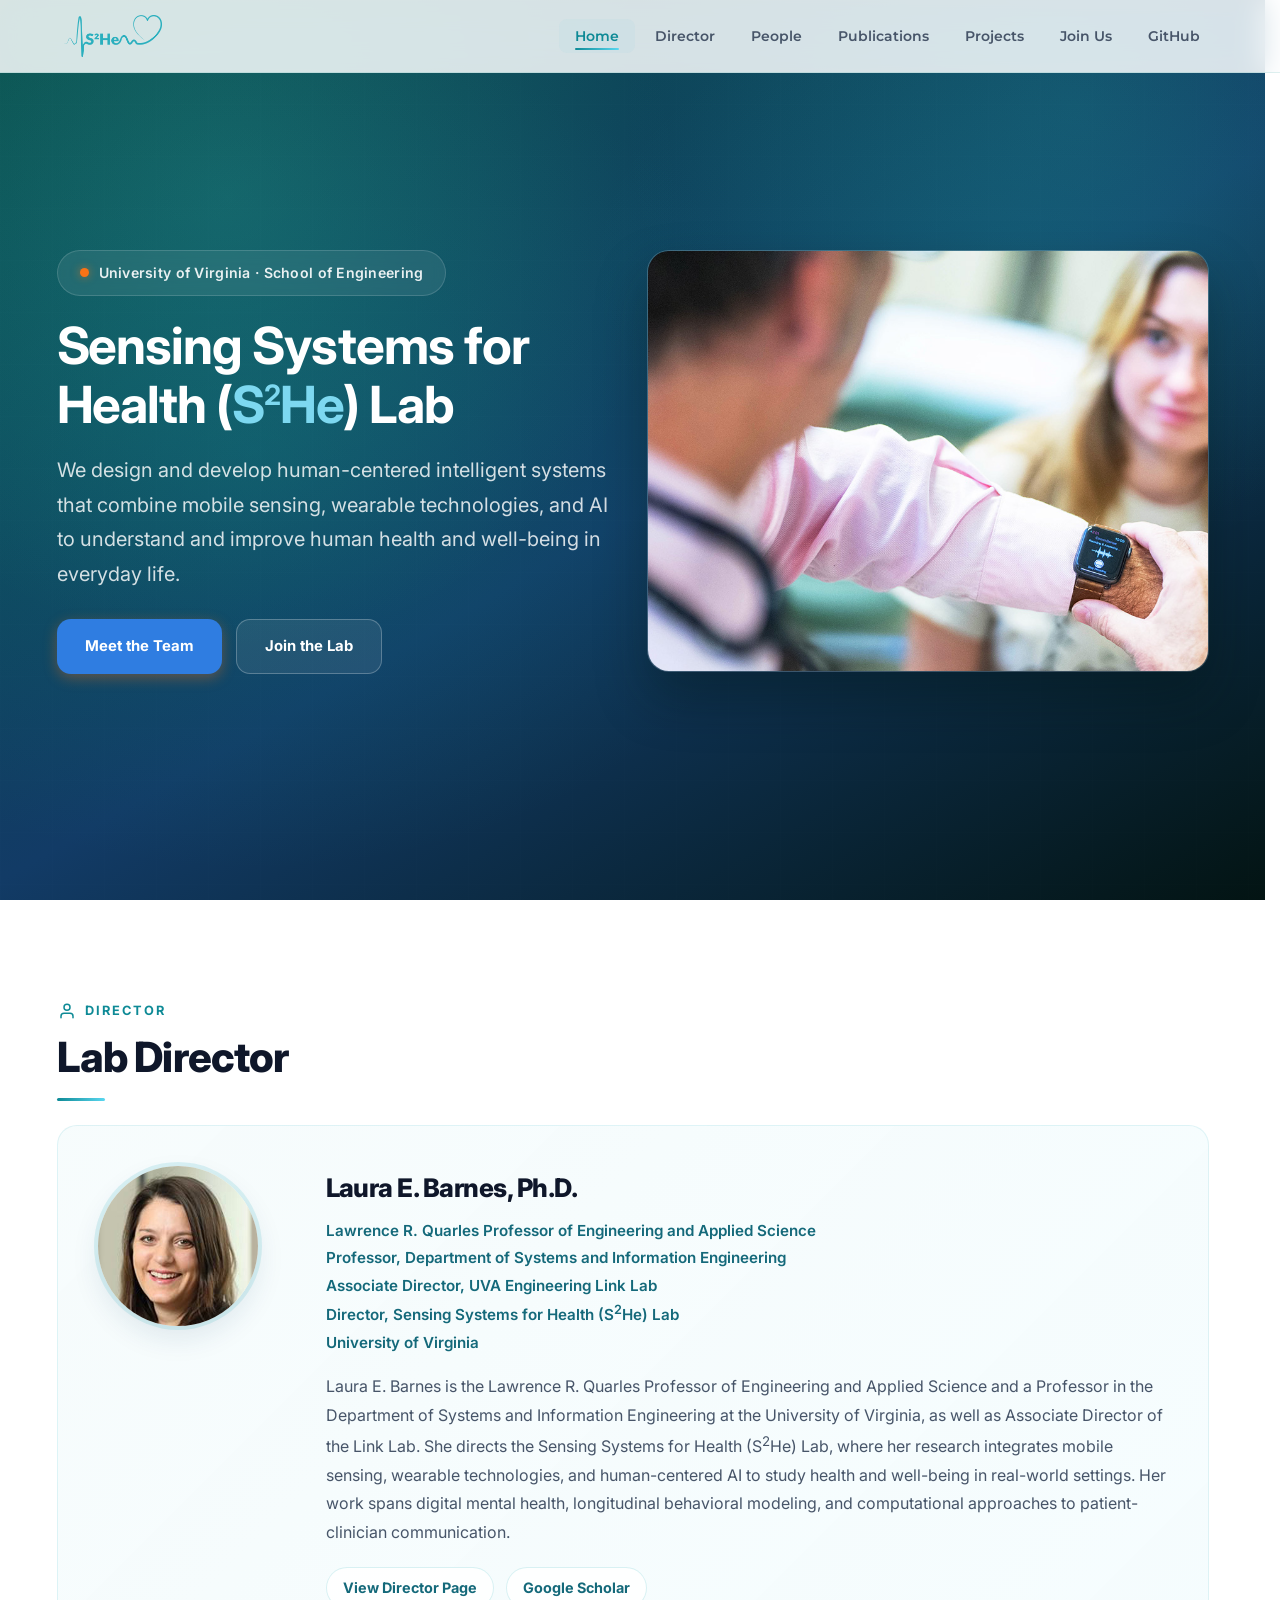
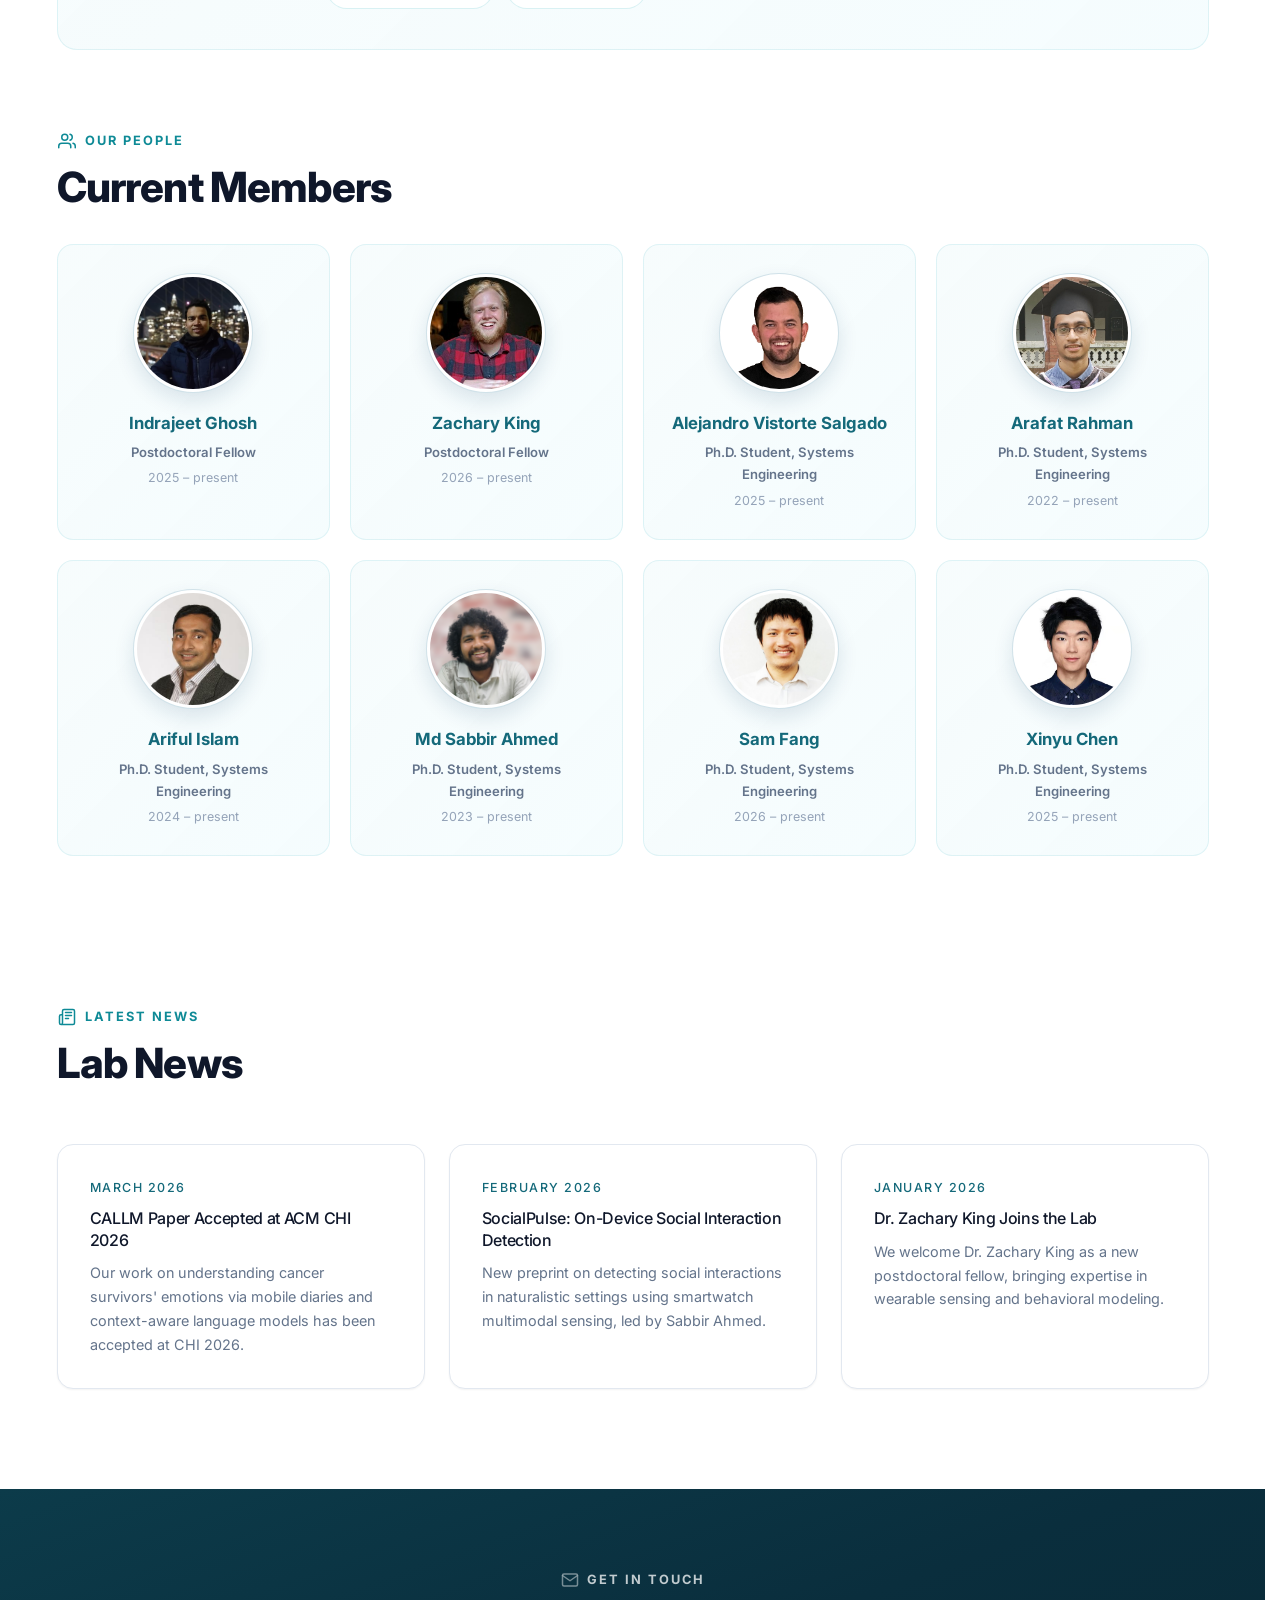
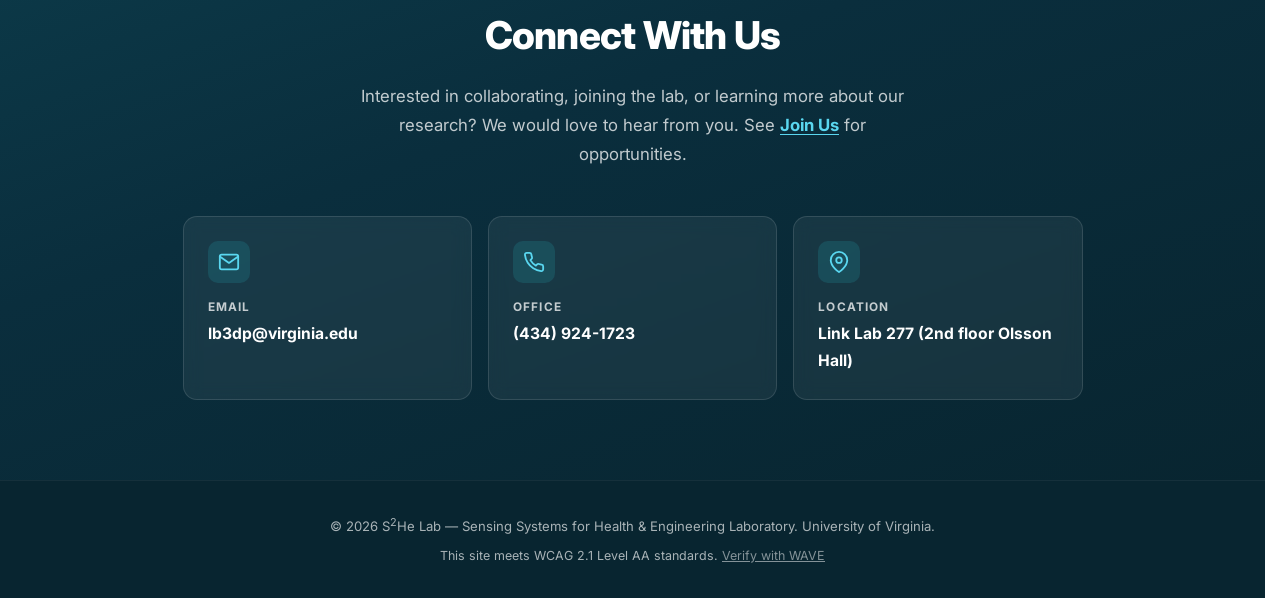
<file: index.html>
<!DOCTYPE html>
<html lang="en">
<head>
<meta charset="UTF-8">
<meta name="viewport" content="width=device-width, initial-scale=1.0">
<link rel="preconnect" href="https://fonts.googleapis.com">
<link rel="preconnect" href="https://fonts.gstatic.com" crossorigin>
<link href="https://fonts.googleapis.com/css2?family=Inter:wght@400;500;600;700;800&family=Montserrat:wght@500;600;700&display=swap" rel="stylesheet">
<link rel="stylesheet" href="./shared.css">
<title>S&sup2;He Lab | Sensing Systems for Health</title>
<style>
:root {
  --cyan-light: #ecfeff;
  --cyan-50: #f0fdfa;
  --coral: #2f7de1;
  --coral-light: #5b99ea;
  --gray-50: #f8fafc;
  --gray-100: #f1f5f9;
  --gray-200: #e2e8f0;
  --gray-300: #cbd5e1;
  --gray-400: #94a3b8;
  --gray-500: #64748b;
  --gray-600: #475569;
  --gray-700: #334155;
  --gray-800: #1e293b;
  --gray-900: #0f172a;
  --shadow-sm: 0 1px 2px rgba(0,0,0,0.05);
  --shadow-md: 0 10px 15px -3px rgba(0,0,0,0.08), 0 4px 6px -4px rgba(0,0,0,0.04);
  --shadow-lg: 0 20px 25px -5px rgba(0,0,0,0.08), 0 8px 10px -6px rgba(0,0,0,0.04);
  --radius-lg: 16px;
  --radius-xl: 24px;
  --font-display: 'Inter', Arial, sans-serif;
}

body {
  font-family: var(--font-display);
  color: var(--gray-700);
  line-height: 1.7;
  background: linear-gradient(180deg, #fcfefe 0%, #ffffff 14%, #ffffff 100%);
}

h1, h2, h3, h4 {
  font-family: var(--font-display);
  letter-spacing: -0.02em;
}

.nav-links a { color: var(--gray-600); }

.section {
  padding: 100px 0;
}

.section-label {
  display: inline-flex;
  align-items: center;
  gap: 8px;
  font-size: 0.8rem;
  font-weight: 700;
  text-transform: uppercase;
  letter-spacing: 2px;
  color: var(--teal);
  margin-bottom: 12px;
}

.section-label .label-icon {
  width: 20px;
  height: 20px;
  display: inline-flex;
  align-items: center;
  justify-content: center;
}

.section-title {
  font-size: clamp(2rem, 1.45rem + 1.5vw, 2.6rem);
  font-weight: 800;
  color: var(--gray-900);
  margin-bottom: 16px;
  line-height: 1.15;
}

.section-header {
  margin-bottom: 56px;
}

/* HERO */
.hero {
  position: relative;
  min-height: 100vh;
  display: flex;
  align-items: center;
  justify-content: center;
  background:
    radial-gradient(circle at 18% 22%, rgba(56, 189, 171, 0.22), transparent 36%),
    radial-gradient(circle at 85% 12%, rgba(45, 212, 191, 0.14), transparent 34%),
    linear-gradient(150deg, #084f4b 0%, var(--teal-darker) 54%, #031413 100%);
  overflow: hidden;
  padding: 96px 0 72px;
  isolation: isolate;
}

.hero::before {
  content: '';
  position: absolute;
  inset: 0;
  background:
    radial-gradient(ellipse 800px 600px at 20% 50%, rgba(13,148,136,0.25) 0%, transparent 70%),
    radial-gradient(ellipse 600px 400px at 80% 30%, rgba(20,184,166,0.15) 0%, transparent 70%);
}

.hero::after {
  content: '';
  position: absolute;
  inset: 0;
  background-image: linear-gradient(rgba(165, 243, 252, 0.09) 1px, transparent 1px), linear-gradient(90deg, rgba(165, 243, 252, 0.09) 1px, transparent 1px);
  background-size: 52px 52px;
  opacity: 0.08;
  z-index: 1;
}

.hero-grid {
  position: relative;
  z-index: 2;
  display: grid;
  grid-template-columns: minmax(0, 1fr) minmax(320px, 1fr);
  gap: 28px;
  align-items: start;
}

.hero-copy {
  max-width: 720px;
}

.hero-badge {
  display: inline-flex;
  align-items: center;
  gap: 10px;
  padding: 10px 22px;
  border-radius: 999px;
  background: rgba(255,255,255,0.08);
  border: 1px solid rgba(255,255,255,0.15);
  backdrop-filter: blur(8px);
  color: rgba(255,255,255,0.9);
  font-size: 0.88rem;
  font-weight: 600;
  letter-spacing: 0.02em;
  margin-bottom: 20px;
}

.hero-badge .badge-dot {
  width: 9px;
  height: 9px;
  border-radius: 50%;
  background: #f97316;
  box-shadow: 0 0 8px rgba(249, 115, 22, 0.6);
}

.hero-title {
  font-family: var(--font-display);
  font-size: clamp(2.2rem, 1.4rem + 2.5vw, 3.2rem);
  line-height: 1.15;
  color: var(--white);
  margin-bottom: 20px;
}

.hero-title sup {
  font-size: 0.55em;
  vertical-align: super;
  line-height: 0;
}

.hero-title .accent {
  color: #7dd8f0;
}

.hero-body {
  color: rgba(255,255,255,0.82);
  font-size: 1.25rem;
  line-height: 1.72;
  margin-bottom: 28px;
  max-width: 660px;
}

.hero-actions {
  display: flex;
  flex-wrap: wrap;
  gap: 14px;
}

.team-collage-wrap {
  display: grid;
  gap: 14px;
}

.team-collage {
  display: grid;
  grid-template-columns: repeat(3, minmax(0, 1fr));
  gap: 12px;
}

.team-shot {
  position: relative;
  aspect-ratio: 0.88;
  border-radius: 20px;
  overflow: hidden;
  border: 1px solid rgba(255,255,255,0.14);
  box-shadow: 0 20px 36px rgba(3, 20, 19, 0.18);
}

.team-shot img {
  width: 100%;
  height: 100%;
  object-fit: cover;
}

.team-shot::after {
  content: '';
  position: absolute;
  inset: 0;
  background: linear-gradient(180deg, transparent 45%, rgba(3, 20, 19, 0.38) 100%);
}

.hero-chips {
  display: flex;
  flex-wrap: wrap;
  gap: 10px;
}

.hero-chip {
  display: inline-flex;
  align-items: center;
  gap: 8px;
  padding: 10px 14px;
  border-radius: 999px;
  background: rgba(255,255,255,0.08);
  border: 1px solid rgba(255,255,255,0.14);
  color: rgba(255,255,255,0.84);
  font-size: 0.84rem;
  font-weight: 700;
}

.hero-chip .tag-dot {
  width: 7px;
  height: 7px;
  border-radius: 50%;
  background: var(--teal-light);
}






/* ===== Hero visual: research photo ===== */
.hero-visual {
  position: relative;
  z-index: 2;
  border-radius: 22px;
  overflow: hidden;
  border: 1px solid rgba(255,255,255,0.16);
  box-shadow: 0 26px 50px rgba(3, 20, 19, 0.34);
  background: rgba(255,255,255,0.04);
}

.hero-visual img {
  width: 100%;
  height: 100%;
  display: block;
  object-fit: cover;
  aspect-ratio: 4 / 3;
}

@media (max-width: 900px) {
  .hero-visual { max-width: 520px; margin: 8px auto 0; }
}

.btn {
  display: inline-flex;
  align-items: center;
  gap: 8px;
  padding: 14px 28px;
  border-radius: 14px;
  font-family: inherit;
  font-size: 0.93rem;
  font-weight: 700;
  border: none;
  cursor: pointer;
  text-decoration: none;
  transition: transform 0.24s cubic-bezier(0.22, 1, 0.36, 1), box-shadow 0.24s, background-color 0.24s;
}

.btn-primary {
  background: var(--coral);
  color: var(--white);
  box-shadow: 0 4px 14px rgba(249,115,22,0.35);
}

.btn-primary:hover {
  background: var(--coral-light);
  transform: translateY(-3px);
  box-shadow: 0 6px 20px rgba(249,115,22,0.4);
  color: var(--white);
}

.btn-outline {
  background: rgba(255,255,255,0.08);
  color: var(--white);
  border: 1.5px solid rgba(255,255,255,0.25);
}

.btn-outline:hover {
  background: rgba(255,255,255,0.15);
  border-color: rgba(255,255,255,0.4);
  transform: translateY(-3px);
  color: var(--white);
}

/* ABOUT / PI */
.about-grid {
  display: grid;
  grid-template-columns: 180px 1fr;
  gap: 48px;
  align-items: start;
}

#about .about-grid {
  background: linear-gradient(135deg, rgba(42,175,190,0.04) 0%, rgba(90,215,240,0.06) 100%);
  border: 1px solid rgba(42,175,190,0.12);
  border-radius: 20px;
  padding: 40px;
  position: relative;
  overflow: hidden;
}

.photo-frame {
  width: 160px;
  height: 160px;
  border-radius: 50%;
  overflow: visible;
  position: relative;
  box-shadow: 0 0 0 4px rgba(42,175,190,0.15), 0 12px 28px rgba(18, 59, 102, 0.1);
}

.photo-frame img {
  width: 100%;
  height: 100%;
  object-fit: cover;
  display: block;
  border-radius: 50%;
}

.about-name {
  font-family: var(--font-display);
  font-size: 1.6rem;
  font-weight: 800;
  color: var(--gray-900);
  margin-bottom: 8px;
}

.about-title-text {
  font-size: 0.95rem;
  line-height: 1.8;
  color: var(--gray-600);
  margin-bottom: 16px;
}

.about-title-text a {
  color: var(--teal-dark);
  font-weight: 600;
}

.about-title-text a:hover {
  color: var(--teal);
  text-decoration: underline;
}

.about-bio {
  font-size: 1rem;
  color: var(--gray-600);
  line-height: 1.8;
}

.about-actions {
  display: flex;
  flex-wrap: wrap;
  gap: 12px;
  margin-top: 20px;
}

.about-action-link {
  display: inline-flex;
  align-items: center;
  justify-content: center;
  min-height: 42px;
  padding: 0 16px;
  border-radius: 999px;
  border: 1px solid rgba(42,175,190,0.18);
  background: rgba(255,255,255,0.9);
  color: var(--teal-dark);
  font-size: 0.9rem;
  font-weight: 700;
  transition: transform 0.22s ease, border-color 0.22s ease, color 0.22s ease;
}

.about-action-link:hover {
  transform: translateY(-2px);
  border-color: rgba(42,175,190,0.38);
  color: var(--teal);
}

#about { padding-bottom: 40px; }
#about .section-header { margin-bottom: 24px; }
#team { padding-top: 40px; }
#team .section-header { margin-bottom: 32px; }

/* TEAM */
.team-category { margin-bottom: 48px; }
.team-category:last-child { margin-bottom: 0; }

.team-grid {
  display: grid;
  grid-template-columns: repeat(auto-fill, minmax(260px, 1fr));
  gap: 20px;
}

.team-card {
  background: linear-gradient(135deg, rgba(42,175,190,0.04) 0%, rgba(90,215,240,0.06) 100%);
  border: 1px solid rgba(42,175,190,0.12);
  border-radius: var(--radius-lg);
  padding: 28px 24px;
  text-align: center;
  transition: all 0.3s;
}

.team-card:hover {
  transform: translateY(-4px);
  box-shadow: var(--shadow-md);
}

.team-avatar {
  width: 120px;
  height: 120px;
  border-radius: 50%;
  margin: 0 auto 16px;
  display: flex;
  align-items: center;
  justify-content: center;
  font-size: 1.5rem;
  font-weight: 800;
  color: var(--white);
  position: relative;
}

.team-avatar.teal { background: linear-gradient(135deg, var(--teal), var(--teal-light)); }
.team-avatar.coral { background: linear-gradient(135deg, var(--coral), var(--coral-light)); }
.team-avatar.cyan { background: linear-gradient(135deg, #06b6d4, #22d3ee); }
.team-avatar.emerald { background: linear-gradient(135deg, #059669, #34d399); }
.team-avatar.violet { background: linear-gradient(135deg, #7c3aed, #a78bfa); }
.team-avatar.rose { background: linear-gradient(135deg, #e11d48, #fb7185); }
.team-avatar.amber { background: linear-gradient(135deg, #d97706, #fbbf24); }
.team-avatar.sky { background: linear-gradient(135deg, #0284c7, #38bdf8); }

.team-avatar.photo {
  padding: 3px;
  background: #ffffff;
  border: 1px solid rgba(27,111,143,0.2);
  box-shadow: 0 8px 20px rgba(18, 59, 102, 0.12);
}

.team-avatar.photo img {
  width: 100%;
  height: 100%;
  border-radius: 50%;
  object-fit: cover;
  display: block;
}

.team-name {
  font-size: 1.05rem;
  font-weight: 700;
  color: var(--gray-800);
  margin-bottom: 4px;
}

.team-role {
  font-size: 0.82rem;
  color: var(--gray-500);
  font-weight: 600;
}

.team-years {
  font-size: 0.78rem;
  color: var(--gray-400);
  margin-top: 4px;
}

/* CONNECT */
.connect-section {
  padding: 80px 0;
  background: linear-gradient(160deg, #0c3b4a 0%, #0a2e3d 40%, #082530 100%);
  color: #ffffff;
}

.connect-header {
  text-align: center;
  margin-bottom: 48px;
}

.connect-label {
  display: inline-flex;
  align-items: center;
  gap: 8px;
  font-size: 0.8rem;
  font-weight: 700;
  text-transform: uppercase;
  letter-spacing: 2px;
  color: rgba(255,255,255,0.75);
  margin-bottom: 12px;
}

.connect-label svg { opacity: 0.6; }

.connect-title {
  font-family: var(--font-display);
  font-size: clamp(1.8rem, 1.3rem + 1.5vw, 2.4rem);
  font-weight: 800;
  color: #ffffff;
  margin-bottom: 14px;
}

.connect-subtitle {
  font-size: 1.05rem;
  color: rgba(255,255,255,0.75);
  max-width: 560px;
  margin: 0 auto;
  line-height: 1.7;
}

.connect-cards {
  display: grid;
  grid-template-columns: repeat(3, 1fr);
  gap: 16px;
  max-width: 900px;
  margin: 0 auto;
}

.connect-card {
  border: 1px solid rgba(255,255,255,0.12);
  border-radius: 14px;
  background: rgba(255,255,255,0.06);
  backdrop-filter: blur(8px);
  padding: 24px;
  text-decoration: none;
  color: inherit;
  transition: all 0.25s;
}

.connect-card:hover {
  border-color: rgba(42,175,190,0.4);
  background: rgba(255,255,255,0.1);
  transform: translateY(-2px);
}

.connect-card-icon {
  width: 42px;
  height: 42px;
  border-radius: 10px;
  background: rgba(42,175,190,0.18);
  display: flex;
  align-items: center;
  justify-content: center;
  margin-bottom: 14px;
  color: #5ad7f0;
}

.connect-card-label {
  font-size: 0.74rem;
  font-weight: 700;
  text-transform: uppercase;
  letter-spacing: 0.1em;
  color: rgba(255,255,255,0.75);
  margin-bottom: 4px;
}

.connect-card-value {
  font-size: 0.98rem;
  font-weight: 700;
  color: #ffffff;
}

/* FOOTER */
.footer {
  background: #082530;
  padding: 32px 0;
  text-align: center;
  border-top: 1px solid rgba(255,255,255,0.05);
  margin-top: 0;
}

.footer p {
  color: rgba(255,255,255,0.65);
  font-size: 0.82rem;
}

/* RESPONSIVE */
@media (max-width: 1024px) {
  .hero-grid { grid-template-columns: minmax(0, 1.3fr) minmax(240px, 0.7fr); }
  .about-grid { grid-template-columns: 180px 1fr; gap: 32px; }
}

@media (max-width: 768px) {
  .section { padding: 72px 0; }
  .hero { min-height: auto; padding: 122px 0 72px; }
  .hero-grid { grid-template-columns: 1fr; }
  .team-collage { grid-template-columns: repeat(3, minmax(0, 1fr)); }
  .section-title { font-size: 2rem; }
  .about-grid { grid-template-columns: 1fr; gap: 24px; }
  .photo-frame { width: 140px; height: 140px; margin: 0 auto; }
  #about .about-grid { padding: 24px; }
  .team-avatar { width: 100px; height: 100px; }
  .team-grid { grid-template-columns: repeat(auto-fill, minmax(220px, 1fr)); }
  .connect-cards { grid-template-columns: 1fr; }
}

@media (max-width: 480px) {
  .hero-title { font-size: 1.82rem; }
  .hero-actions { flex-direction: column; }
  .hero-actions .btn { justify-content: center; }
  .team-collage { grid-template-columns: 1fr; }
  .team-grid { grid-template-columns: 1fr; }
}
</style>
</head>
<body>
<a href="#main-content" class="skip-link">Skip to main content</a>

<!-- NAVIGATION -->
<nav class="navbar" id="navbar" role="navigation" aria-label="Main">
  <div class="container">
    <a href="./index.html" class="nav-brand" aria-label="S2He Lab home">
      <span class="nav-brand-logo"><img src="logo.png" alt="S2He Lab logo"></span>
    </a>
    <ul class="nav-links" id="navLinks">
      <li><a href="./index.html" class="active">Home</a></li>
      <li><a href="./director.html" target="_blank" rel="noopener">Director<span class="sr-only"> (opens in new tab)</span></a></li>
      <li><a href="./people.html">People</a></li>
      <li><a href="./publications.html">Publications</a></li>
      <li><a href="./projects.html">Projects</a></li>
      <li><a href="./join-us.html">Join Us</a></li>
      <li><a href="https://github.com/BarnesLab" target="_blank" rel="noopener">GitHub<span class="sr-only"> (opens in new tab)</span></a></li>
    </ul>
    <button class="nav-toggle" id="navToggle" aria-label="Toggle navigation" aria-expanded="false">
      <span></span><span></span><span></span>
    </button>
  </div>
</nav>

<!-- HERO -->
<section class="hero" id="hero">
  <div class="container">
    <div class="hero-grid">
      <div class="hero-copy">
        <div class="hero-badge"><span class="badge-dot"></span>University of Virginia · School of Engineering</div>
        <h1 class="hero-title">Sensing Systems for<br>Health (<span class="accent">S<sup>2</sup>He</span>) Lab</h1>
        <p class="hero-body">We design and develop human-centered intelligent systems that combine mobile sensing, wearable technologies, and AI to understand and improve human health and well-being in everyday life.</p>
        <div class="hero-actions">
          <a href="./people.html" class="btn btn-primary">Meet the Team</a>
          <a href="./join-us.html" class="btn btn-outline">Join the Lab</a>
        </div>
      </div>
      <div class="hero-visual">
        <img src="./assets/projects/commsense-cover.png" alt="A clinician wearing a smartwatch running CommSense during a patient visit">
      </div>
    </div>
  </div>
</section>

<main id="main-content">
<!-- ABOUT / PI -->
<section class="section" id="about" aria-labelledby="about-heading">
  <div class="container">
    <div class="section-header">
      <div class="section-label">
        <span class="label-icon">
          <svg width="18" height="18" viewBox="0 0 24 24" fill="none" stroke="currentColor" stroke-width="2" stroke-linecap="round" stroke-linejoin="round" aria-hidden="true"><path d="M20 21v-2a4 4 0 0 0-4-4H8a4 4 0 0 0-4 4v2"/><circle cx="12" cy="7" r="4"/></svg>
        </span>
        Director
      </div>
      <h2 class="section-title" id="about-heading">Lab Director</h2>
      <div style="width: 48px; height: 3px; background: linear-gradient(90deg, var(--teal), var(--teal-light)); border-radius: 2px; margin-top: 8px;"></div>
    </div>
    <div class="about-grid">
      <div class="about-photo">
        <div class="photo-frame">
          <img src="assets/people/laura_barnes-1.jpg" alt="Laura E. Barnes">
        </div>
      </div>
      <div class="about-info">
        <h3 class="about-name">Laura E. Barnes, Ph.D.</h3>
        <p class="about-title-text"><a href="https://engineering.virginia.edu/faculty/laura-barnes" target="_blank" rel="noopener">Lawrence R. Quarles Professor of Engineering and Applied Science</a><br><a href="https://engineering.virginia.edu/departments/systems-and-information-engineering" target="_blank" rel="noopener">Professor, Department of Systems and Information Engineering</a><br><a href="https://engineering.virginia.edu/labs-groups/link-lab" target="_blank" rel="noopener">Associate Director, UVA Engineering Link Lab</a><br><a href="./director.html" target="_blank" rel="noopener">Director, Sensing Systems for Health (S<sup>2</sup>He) Lab</a><br><a href="https://www.virginia.edu/" target="_blank" rel="noopener">University of Virginia</a></p>
        <p class="about-bio">Laura E. Barnes is the Lawrence R. Quarles Professor of Engineering and Applied Science and a Professor in the Department of Systems and Information Engineering at the University of Virginia, as well as Associate Director of the Link Lab. She directs the Sensing Systems for Health (S<sup>2</sup>He) Lab, where her research integrates mobile sensing, wearable technologies, and human-centered AI to study health and well-being in real-world settings. Her work spans digital mental health, longitudinal behavioral modeling, and computational approaches to patient-clinician communication.</p>
        <div class="about-actions">
          <a href="./director.html" target="_blank" rel="noopener" class="about-action-link">View Director Page<span class="sr-only"> (opens in new tab)</span></a>
          <a href="https://scholar.google.com/citations?user=h-Lr0bQAAAAJ&amp;hl=en" target="_blank" rel="noopener" class="about-action-link">Google Scholar<span class="sr-only"> (opens in new tab)</span></a>
        </div>
      </div>
    </div>
  </div>
</section>

<!-- TEAM -->
<section class="section" id="team" aria-labelledby="team-heading">
  <div class="container">
    <div class="section-header">
      <div class="section-label">
        <span class="label-icon">
          <svg width="18" height="18" viewBox="0 0 24 24" fill="none" stroke="currentColor" stroke-width="2" stroke-linecap="round" stroke-linejoin="round" aria-hidden="true"><path d="M17 21v-2a4 4 0 0 0-4-4H5a4 4 0 0 0-4 4v2"/><circle cx="9" cy="7" r="4"/><path d="M23 21v-2a4 4 0 0 0-3-3.87"/><path d="M16 3.13a4 4 0 0 1 0 7.75"/></svg>
        </span>
        Our People
      </div>
      <h2 class="section-title" id="team-heading">Current Members</h2>
    </div>
    <div class="team-category">
      <div class="team-grid" id="currentMembersGrid"></div>
    </div>
  </div>
</section>
<script src="./data/current-members-data.js"></script>
<script>
  (function () {
    var grid = document.getElementById('currentMembersGrid');
    if (!grid || !window.S2HE_CURRENT_MEMBERS) return;
    var positionOrder = { Postdoc: 0, 'PhD Student': 1 };
    var members = window.S2HE_CURRENT_MEMBERS.slice().sort(function (a, b) {
      var rank = positionOrder[a.position] - positionOrder[b.position];
      return rank !== 0 ? rank : a.name.localeCompare(b.name);
    });
    grid.innerHTML = members.map(function (m) {
      var nameHtml = m.url
        ? '<a href="' + m.url + '" target="_blank" rel="noopener">' + m.name + '</a>'
        : m.name;
      return (
        '<div class="team-card">' +
          '<div class="team-avatar photo ' + m.color + '">' +
            '<img src="' + m.photo + '" alt="' + m.alt + '">' +
          '</div>' +
          '<div class="team-name">' + nameHtml + '</div>' +
          '<div class="team-role">' + m.role + '</div>' +
          '<div class="team-years">' + m.years + '</div>' +
        '</div>'
      );
    }).join('');
  })();
</script>

<!-- NEWS -->
<section class="section" id="news" aria-labelledby="news-heading" style="padding-top:50px">
  <div class="container">
    <div class="section-header">
      <div class="section-label">
        <span class="label-icon">
          <svg width="18" height="18" viewBox="0 0 24 24" fill="none" stroke="currentColor" stroke-width="2" stroke-linecap="round" stroke-linejoin="round" aria-hidden="true"><path d="M4 22h16a2 2 0 0 0 2-2V4a2 2 0 0 0-2-2H8a2 2 0 0 0-2 2v16a2 2 0 0 1-2 2zm0 0a2 2 0 0 1-2-2v-9c0-1.1.9-2 2-2h2"/><line x1="10" y1="6" x2="18" y2="6"/><line x1="10" y1="10" x2="18" y2="10"/><line x1="10" y1="14" x2="14" y2="14"/></svg>
        </span>
        Latest News
      </div>
      <h2 class="section-title" id="news-heading">Lab News</h2>
    </div>
    <div style="display: grid; grid-template-columns: repeat(auto-fill, minmax(320px, 1fr)); gap: 24px;" id="newsGrid"></div>
  </div>
</section>
<script src="./data/news-data.js"></script>
<script>
  (function () {
    var grid = document.getElementById('newsGrid');
    if (!grid || !window.S2HE_NEWS) return;
    var items = window.S2HE_NEWS.slice()
      .sort(function (a, b) { return new Date(b.date) - new Date(a.date); })
      .slice(0, 3);
    grid.innerHTML = items.map(function (n) {
      return (
        '<div style="background: var(--white); border: 1px solid var(--gray-200); border-radius: var(--radius-lg); padding: 32px; box-shadow: var(--shadow-sm);">' +
          '<div style="font-size: 0.78rem; font-weight: 500; text-transform: uppercase; letter-spacing: 1.5px; color: var(--teal-dark); margin-bottom: 10px;">' + n.label + '</div>' +
          '<h3 style="font-size: 1rem; font-weight: 500; color: var(--gray-900); margin-bottom: 10px; line-height: 1.35;">' + n.title + '</h3>' +
          '<p style="font-size: 0.9rem; color: var(--gray-500); line-height: 1.65;">' + n.body + '</p>' +
        '</div>'
      );
    }).join('');
  })();
</script>
</main>

<!-- CONNECT -->
<section class="connect-section">
  <div class="container">
    <div class="connect-header">
      <div class="connect-label">
        <svg width="18" height="18" viewBox="0 0 24 24" fill="none" stroke="currentColor" stroke-width="2" stroke-linecap="round" stroke-linejoin="round" aria-hidden="true"><path d="M4 4h16c1.1 0 2 .9 2 2v12c0 1.1-.9 2-2 2H4c-1.1 0-2-.9-2-2V6c0-1.1.9-2 2-2z"/><polyline points="22,6 12,13 2,6"/></svg>
        Get in Touch
      </div>
      <h2 class="connect-title">Connect With Us</h2>
      <p class="connect-subtitle">Interested in collaborating, joining the lab, or learning more about our research? We would love to hear from you. See <a href="./join-us.html" style="color: #5ad7f0; font-weight: 700; text-decoration: underline; text-underline-offset: 3px;">Join Us</a> for opportunities.</p>
    </div>
    <div class="connect-cards">
      <a href="mailto:lb3dp@virginia.edu" class="connect-card">
        <div class="connect-card-icon">
          <svg width="22" height="22" viewBox="0 0 24 24" fill="none" stroke="currentColor" stroke-width="2" stroke-linecap="round" stroke-linejoin="round" aria-hidden="true"><path d="M4 4h16c1.1 0 2 .9 2 2v12c0 1.1-.9 2-2 2H4c-1.1 0-2-.9-2-2V6c0-1.1.9-2 2-2z"/><polyline points="22,6 12,13 2,6"/></svg>
        </div>
        <div class="connect-card-label">Email</div>
        <div class="connect-card-value">lb3dp@virginia.edu</div>
      </a>
      <div class="connect-card">
        <div class="connect-card-icon">
          <svg width="22" height="22" viewBox="0 0 24 24" fill="none" stroke="currentColor" stroke-width="2" stroke-linecap="round" stroke-linejoin="round" aria-hidden="true"><path d="M22 16.92v3a2 2 0 0 1-2.18 2 19.79 19.79 0 0 1-8.63-3.07 19.5 19.5 0 0 1-6-6 19.79 19.79 0 0 1-3.07-8.67A2 2 0 0 1 4.11 2h3a2 2 0 0 1 2 1.72 12.84 12.84 0 0 0 .7 2.81 2 2 0 0 1-.45 2.11L8.09 9.91a16 16 0 0 0 6 6l1.27-1.27a2 2 0 0 1 2.11-.45 12.84 12.84 0 0 0 2.81.7A2 2 0 0 1 22 16.92z"/></svg>
        </div>
        <div class="connect-card-label">Office</div>
        <div class="connect-card-value">(434) 924-1723</div>
      </div>
      <div class="connect-card">
        <div class="connect-card-icon">
          <svg width="22" height="22" viewBox="0 0 24 24" fill="none" stroke="currentColor" stroke-width="2" stroke-linecap="round" stroke-linejoin="round" aria-hidden="true"><path d="M21 10c0 7-9 13-9 13s-9-6-9-13a9 9 0 0 1 18 0z"/><circle cx="12" cy="10" r="3"/></svg>
        </div>
        <div class="connect-card-label">Location</div>
        <div class="connect-card-value">Link Lab 277 (2nd floor Olsson Hall)</div>
      </div>
    </div>
  </div>
</section>

<!-- FOOTER -->
<footer class="footer">
  <div class="container">
    <p>&copy; 2026 S<sup>2</sup>He Lab &mdash; Sensing Systems for Health &amp; Engineering Laboratory. University of Virginia.</p>
    <p style="font-size: 0.78rem; margin-top: 8px;">This site meets WCAG 2.1 Level AA standards. <a href="https://wave.webaim.org" target="_blank" rel="noopener" style="color: rgba(255,255,255,0.5); text-decoration: underline;">Verify with WAVE<span class="sr-only"> (opens in new tab)</span></a></p>
  </div>
</footer>

<script>
const navbar = document.getElementById('navbar');
window.addEventListener('scroll', () => {
  navbar.classList.toggle('scrolled', window.scrollY > 20);
});

const navToggle = document.getElementById('navToggle');
const navLinks = document.getElementById('navLinks');
navToggle.addEventListener('click', () => {
  navLinks.classList.toggle('open');
  navToggle.setAttribute('aria-expanded', navLinks.classList.contains('open'));
  const spans = navToggle.querySelectorAll('span');
  if (navLinks.classList.contains('open')) {
    spans[0].style.transform = 'rotate(45deg) translate(5px, 5px)';
    spans[1].style.opacity = '0';
    spans[2].style.transform = 'rotate(-45deg) translate(5px, -5px)';
  } else {
    spans[0].style.transform = '';
    spans[1].style.opacity = '';
    spans[2].style.transform = '';
  }
});

navLinks.querySelectorAll('a').forEach(link => {
  link.addEventListener('click', () => {
    navLinks.classList.remove('open');
    navToggle.setAttribute('aria-expanded', 'false');
    const spans = navToggle.querySelectorAll('span');
    spans[0].style.transform = '';
    spans[1].style.opacity = '';
    spans[2].style.transform = '';
  });
});
</script>
</body>
</html>
</file>
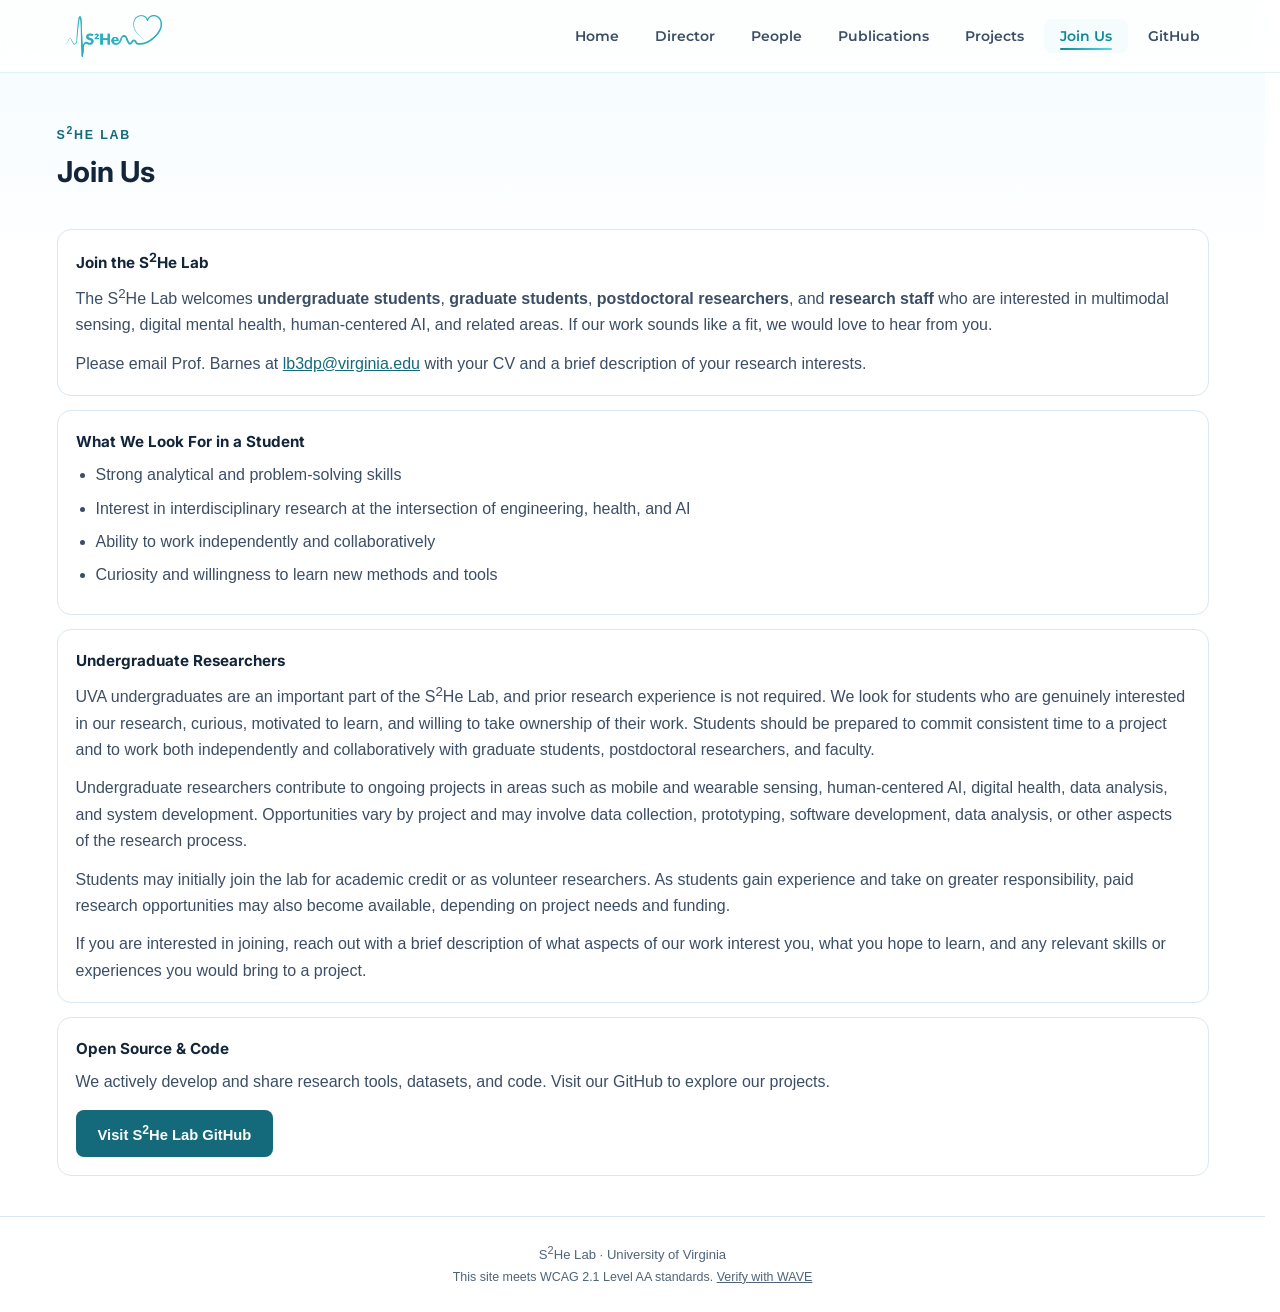
<file: join-us.html>
<!DOCTYPE html>
<html lang="en">
<head>
<meta charset="UTF-8">
<meta name="viewport" content="width=device-width, initial-scale=1.0">
<link rel="preconnect" href="https://fonts.googleapis.com">
<link rel="preconnect" href="https://fonts.gstatic.com" crossorigin>
<link href="https://fonts.googleapis.com/css2?family=Inter:wght@400;500;600;700;800&family=Montserrat:wght@500;600;700&display=swap" rel="stylesheet">
<link rel="stylesheet" href="./shared.css">
<title>S&sup2;He Lab | Join Us</title>


<style>
.hero {
  padding: 122px 0 30px;
}

.eyebrow {
  font-size: 0.78rem;
  letter-spacing: 0.14em;
  text-transform: uppercase;
  font-weight: 800;
  color: var(--teal-dark);
  margin-bottom: 10px;
}

h1 {
  font-family: 'Inter', sans-serif;
  color: var(--ink);
  font-size: clamp(1.4rem, 1.2rem + 1vw, 1.8rem);
  line-height: 1.14;
  margin-bottom: 10px;
}

.hero p { max-width: 900px; }

.panel {
  border: 1px solid var(--line);
  border-radius: var(--radius);
  background: var(--white);
  padding: 18px;
  margin-bottom: 14px;
}

.panel h2 {
  font-family: 'Inter', sans-serif;
  color: var(--ink);
  font-size: 0.95rem;
  margin-bottom: 8px;
}

.tags {
  margin: 10px 0 8px;
  display: flex;
  flex-wrap: wrap;
  gap: 8px;
}

.tags span {
  font-size: 0.78rem;
  font-weight: 700;
  color: var(--muted);
  border: 1px solid var(--line);
  border-radius: 999px;
  padding: 4px 10px;
}

.steps {
  list-style: decimal;
  padding-left: 20px;
  margin-top: 8px;
}

.steps li { margin: 7px 0; }

.contact-box {
  margin: 16px 0 70px;
  border-left: 4px solid var(--teal);
  border-radius: 10px;
  background: rgba(42,175,190,0.09);
  padding: 12px;
}

.contact-box strong { color: var(--ink); }
</style>
</head>
<body>
<a href="#main-content" class="skip-link">Skip to main content</a>

<nav class="navbar" aria-label="Main">
  <div class="container">
    <a href="./index.html" class="nav-brand" aria-label="S2He home">
      <span class="nav-brand-logo"><img src="./logo.png" alt="S2He Lab logo"></span>
    </a>
    <button class="nav-toggle" id="navToggle" aria-label="Toggle menu" aria-expanded="false">
      <span></span><span></span><span></span>
    </button>
    <ul class="nav-links" id="navLinks">
      <li><a href="./index.html">Home</a></li>
      <li><a href="./director.html" target="_blank" rel="noopener">Director<span class="sr-only"> (opens in new tab)</span></a></li>
      <li><a href="./people.html">People</a></li>
      <li><a href="./publications.html">Publications</a></li>
      <li><a href="./projects.html">Projects</a></li>
      <li><a href="./join-us.html" class="active">Join Us</a></li>
      <li><a href="https://github.com/BarnesLab" target="_blank" rel="noopener">GitHub<span class="sr-only"> (opens in new tab)</span></a></li>
    </ul>
  </div>
</nav>

<header class="hero">
  <div class="container">
    <div class="eyebrow">S<sup>2</sup>He Lab</div>
    <h1>Join Us</h1>
  </div>
</header>

<main id="main-content" class="container">
  <section class="panel">
    <h2>Join the S<sup>2</sup>He Lab</h2>
    <p>The S<sup>2</sup>He Lab welcomes <strong>undergraduate students</strong>, <strong>graduate students</strong>, <strong>postdoctoral researchers</strong>, and <strong>research staff</strong> who are interested in multimodal sensing, digital mental health, human-centered AI, and related areas. If our work sounds like a fit, we would love to hear from you.</p>
    <p style="margin-top: 12px;">Please email Prof. Barnes at <a href="mailto:lb3dp@virginia.edu" style="text-decoration: underline;">lb3dp@virginia.edu</a> with your CV and a brief description of your research interests.</p>
  </section>

  <section class="panel">
    <h2>What We Look For in a Student</h2>
    <ul style="padding-left: 20px; margin-top: 8px;">
      <li style="margin: 7px 0;">Strong analytical and problem-solving skills</li>
      <li style="margin: 7px 0;">Interest in interdisciplinary research at the intersection of engineering, health, and AI</li>
      <li style="margin: 7px 0;">Ability to work independently and collaboratively</li>
      <li style="margin: 7px 0;">Curiosity and willingness to learn new methods and tools</li>
    </ul>
  </section>

  <section class="panel">
    <h2>Undergraduate Researchers</h2>
    <p>UVA undergraduates are an important part of the S<sup>2</sup>He Lab, and prior research experience is not required. We look for students who are genuinely interested in our research, curious, motivated to learn, and willing to take ownership of their work. Students should be prepared to commit consistent time to a project and to work both independently and collaboratively with graduate students, postdoctoral researchers, and faculty.</p>
    <p style="margin-top: 12px;">Undergraduate researchers contribute to ongoing projects in areas such as mobile and wearable sensing, human-centered AI, digital health, data analysis, and system development. Opportunities vary by project and may involve data collection, prototyping, software development, data analysis, or other aspects of the research process.</p>
    <p style="margin-top: 12px;">Students may initially join the lab for academic credit or as volunteer researchers. As students gain experience and take on greater responsibility, paid research opportunities may also become available, depending on project needs and funding.</p>
    <p style="margin-top: 12px;">If you are interested in joining, reach out with a brief description of what aspects of our work interest you, what you hope to learn, and any relevant skills or experiences you would bring to a project.</p>
  </section>

  <section class="panel">
    <h2>Open Source &amp; Code</h2>
    <p>We actively develop and share research tools, datasets, and code. Visit our GitHub to explore our projects.</p>
    <p style="margin-top: 14px;">
      <a href="https://github.com/BarnesLab" target="_blank" rel="noopener noreferrer" style="display: inline-block; padding: 10px 22px; background: var(--teal-dark); color: var(--white); border-radius: 8px; font-weight: 700; font-size: 0.92rem; transition: background 0.2s;">Visit S<sup>2</sup>He Lab GitHub<span class="sr-only"> (opens in new tab)</span></a>
    </p>
  </section>


</main>

<footer class="footer">
  <div class="container">S<sup>2</sup>He Lab &middot; University of Virginia<br><span style="font-size: 0.78rem;">This site meets WCAG 2.1 Level AA standards. <a href="https://wave.webaim.org" target="_blank" rel="noopener" style="color: inherit; text-decoration: underline;">Verify with WAVE<span class="sr-only"> (opens in new tab)</span></a></span></div>
</footer>

<script>
document.getElementById('navToggle').addEventListener('click', () => {
  document.getElementById('navLinks').classList.toggle('open');
  const btn = document.getElementById('navToggle');
  const expanded = btn.getAttribute('aria-expanded') === 'true';
  btn.setAttribute('aria-expanded', String(!expanded));
});
</script>
</body>
</html>
</file>
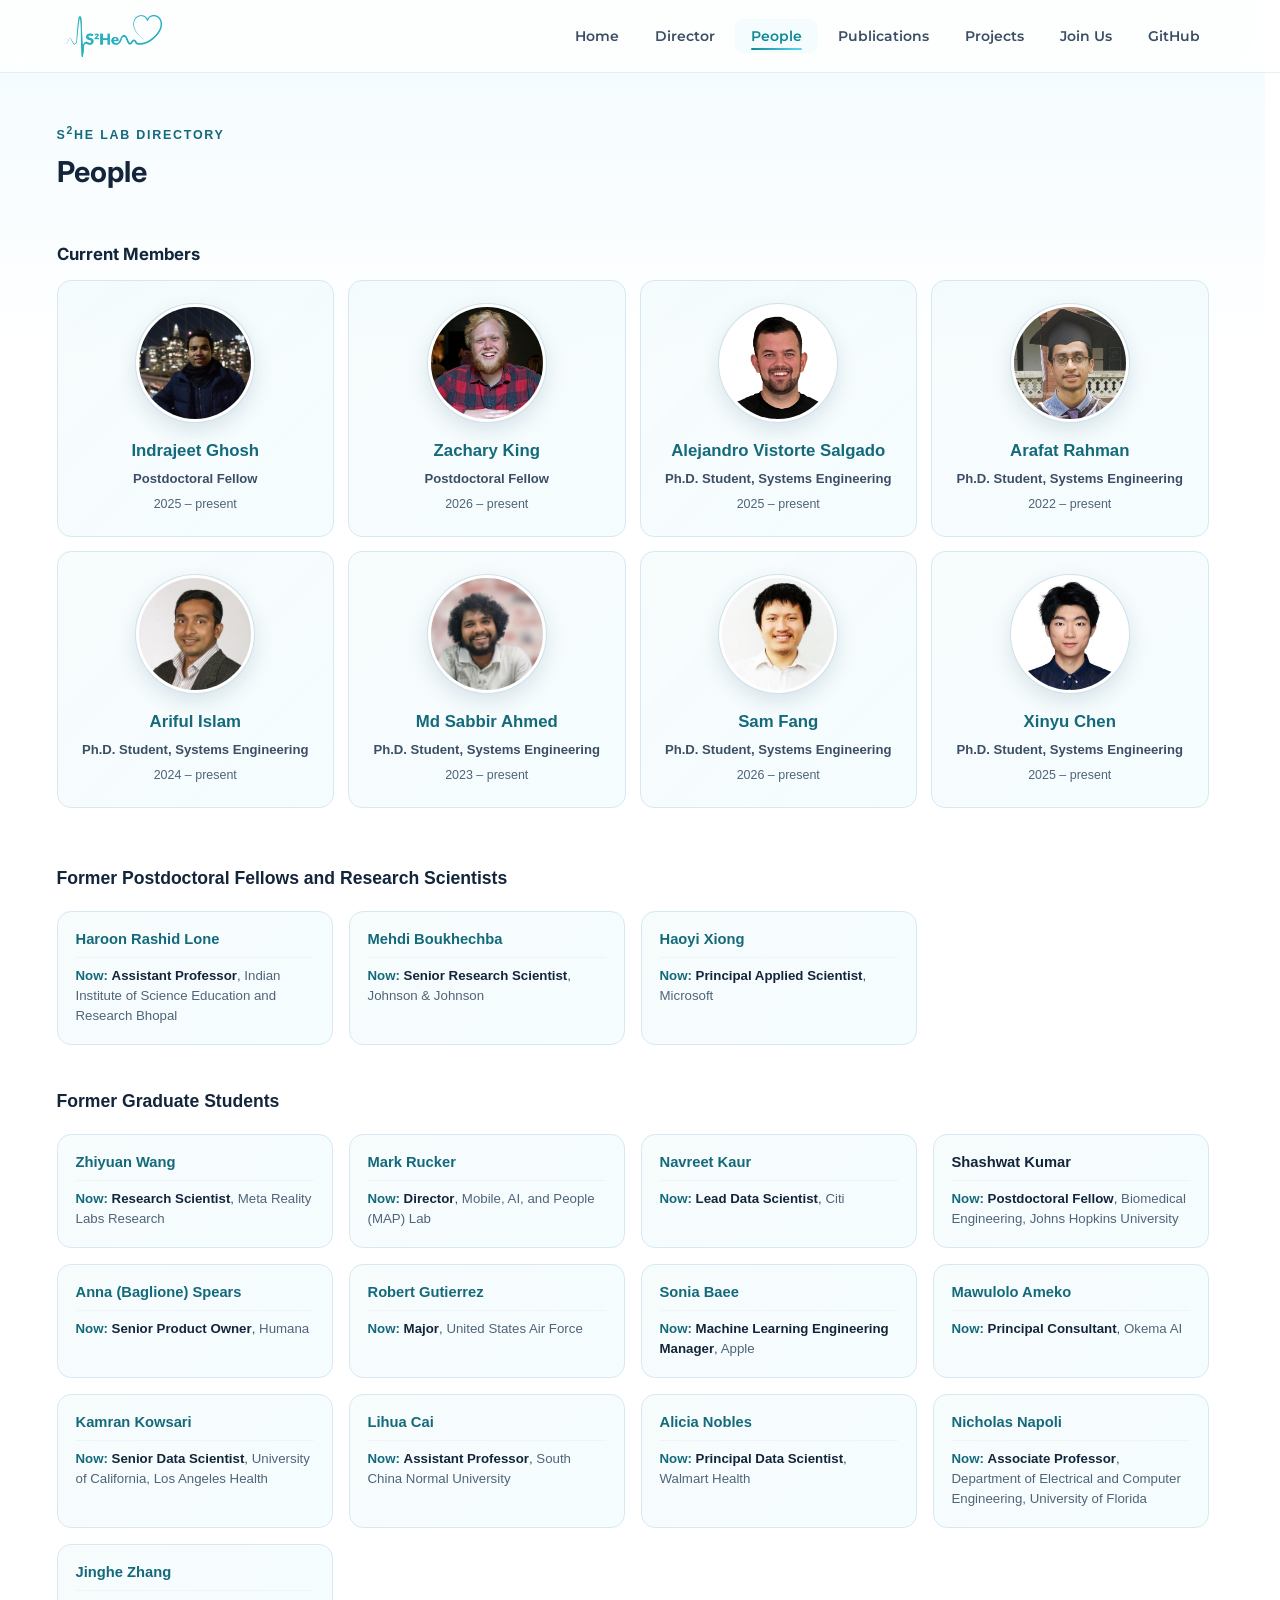
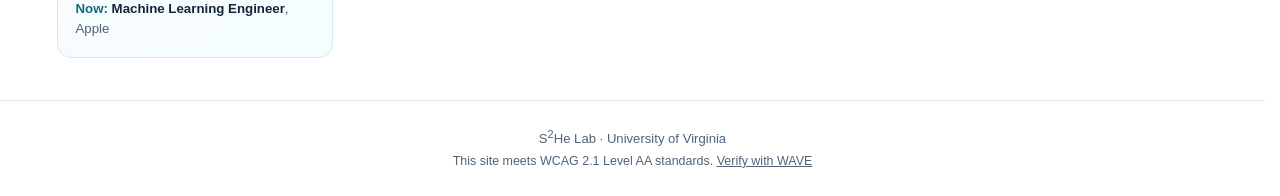
<file: people.html>
<!doctype html>
<html lang="en">
  <head>
    <meta charset="UTF-8" />
    <meta name="viewport" content="width=device-width, initial-scale=1.0" />
    <link rel="preconnect" href="https://fonts.googleapis.com" />
    <link rel="preconnect" href="https://fonts.gstatic.com" crossorigin />
    <link
      href="https://fonts.googleapis.com/css2?family=Inter:wght@400;500;600;700;800&family=Montserrat:wght@500;600;700&display=swap"
      rel="stylesheet"
    />
    <link rel="stylesheet" href="./shared.css" />
    <title>S&sup2;He Lab | People</title>

    <style>
      .hero {
        padding: 122px 0 28px;
      }

      .eyebrow {
        font-size: 0.78rem;
        letter-spacing: 0.14em;
        text-transform: uppercase;
        font-weight: 800;
        color: var(--teal-dark);
        margin-bottom: 10px;
      }

      h1 {
        font-family: "Inter", sans-serif;
        color: var(--ink);
        font-size: clamp(1.4rem, 1.2rem + 1vw, 1.8rem);
        line-height: 1.14;
        margin-bottom: 10px;
      }

      .hero p {
        max-width: 900px;
        color: var(--ink-2);
      }

      .section-nav {
        display: flex;
        flex-wrap: wrap;
        gap: 10px;
        margin: 6px 0 30px;
      }

      .section-nav a {
        display: inline-flex;
        align-items: center;
        justify-content: center;
        padding: 10px 14px;
        border-radius: 999px;
        border: 1px solid var(--line);
        background: rgba(255, 255, 255, 0.92);
        color: var(--ink-2);
        font-size: 0.85rem;
        font-weight: 700;
        transition:
          transform 0.22s ease,
          border-color 0.22s ease,
          color 0.22s ease;
      }

      .section-nav a:hover {
        transform: translateY(-1px);
        border-color: rgba(42, 175, 190, 0.32);
        color: var(--teal-dark);
      }

      .notice {
        margin-top: 10px;
        border-left: 4px solid var(--teal);
        border-radius: 10px;
        background: rgba(42, 175, 190, 0.08);
        padding: 10px 12px;
        font-size: 0.9rem;
      }

      .section-title {
        font-family: "Inter", sans-serif;
        color: var(--ink);
        font-size: 1.05rem;
        margin: 14px 0 12px;
      }

      .director-section {
        margin-bottom: 38px;
      }

      .director-card {
        border: 1px solid var(--line);
        border-radius: calc(var(--radius) + 4px);
        background: linear-gradient(
          135deg,
          rgba(42, 175, 190, 0.06) 0%,
          rgba(90, 215, 240, 0.08) 100%
        );
        box-shadow: var(--shadow);
        padding: 24px;
        display: grid;
        grid-template-columns: 152px minmax(0, 1fr);
        gap: 24px;
        align-items: start;
      }

      .director-photo {
        width: 152px;
        height: 152px;
        border-radius: 50%;
        overflow: hidden;
        border: 4px solid rgba(255, 255, 255, 0.9);
        box-shadow: 0 14px 28px rgba(18, 59, 102, 0.14);
      }

      .director-photo img {
        width: 100%;
        height: 100%;
        object-fit: cover;
      }

      .director-kicker {
        font-size: 0.8rem;
        font-weight: 800;
        text-transform: uppercase;
        letter-spacing: 0.12em;
        color: var(--teal-dark);
        margin-bottom: 8px;
      }

      .director-name {
        font-family: "Inter", sans-serif;
        font-size: 1.2rem;
        color: var(--ink);
        margin-bottom: 8px;
      }

      .director-title-list {
        list-style: none;
        display: grid;
        gap: 10px;
        margin: 14px 0 16px;
      }

      .director-title-list li {
        padding-top: 10px;
        border-top: 1px solid rgba(216, 232, 243, 0.9);
        color: var(--ink-2);
        font-weight: 600;
      }

      .director-title-list li:first-child {
        padding-top: 0;
        border-top: none;
      }

      .director-summary {
        color: var(--ink-2);
        max-width: 70ch;
      }

      .director-actions {
        display: flex;
        flex-wrap: wrap;
        gap: 10px;
        margin-top: 18px;
      }

      .director-actions a {
        display: inline-flex;
        align-items: center;
        justify-content: center;
        min-height: 42px;
        padding: 0 14px;
        border-radius: 999px;
        border: 1px solid rgba(27, 111, 143, 0.18);
        background: rgba(255, 255, 255, 0.88);
        color: var(--teal-dark);
        font-size: 0.88rem;
        font-weight: 700;
        transition:
          transform 0.22s ease,
          border-color 0.22s ease,
          color 0.22s ease;
      }

      .director-actions a:hover {
        transform: translateY(-1px);
        border-color: rgba(42, 175, 190, 0.4);
        color: var(--teal);
      }

      .team-category {
        margin-bottom: 32px;
      }

      .team-category:last-child {
        margin-bottom: 42px;
      }

      .team-category-title {
        font-size: 1.05rem;
        font-weight: 700;
        color: var(--ink);
        margin-bottom: 16px;
        display: flex;
        align-items: center;
        gap: 10px;
      }

      .team-category-title .cat-bar {
        width: 4px;
        height: 22px;
        border-radius: 2px;
        background: var(--teal);
      }

      .team-grid {
        display: grid;
        grid-template-columns: repeat(auto-fill, minmax(230px, 1fr));
        gap: 14px;
      }

      .team-card {
        border: 1px solid var(--line);
        border-radius: var(--radius);
        background: linear-gradient(
          135deg,
          rgba(42, 175, 190, 0.04) 0%,
          rgba(90, 215, 240, 0.06) 100%
        );
        padding: 22px 18px;
        text-align: center;
        transition: all 0.25s;
      }

      .team-card:hover {
        transform: translateY(-3px);
        box-shadow: var(--shadow);
      }

      .team-avatar {
        width: 120px;
        height: 120px;
        border-radius: 50%;
        margin: 0 auto 14px;
        display: flex;
        align-items: center;
        justify-content: center;
        font-size: 1.1rem;
        font-weight: 800;
        color: var(--white);
        position: relative;
        overflow: hidden;
      }

      .team-avatar.teal {
        background: linear-gradient(135deg, var(--teal), var(--teal-light));
      }
      .team-avatar.coral {
        background: linear-gradient(135deg, #2f7de1, #5b99ea);
      }
      .team-avatar.cyan {
        background: linear-gradient(135deg, #06b6d4, #22d3ee);
      }
      .team-avatar.emerald {
        background: linear-gradient(135deg, #059669, #34d399);
      }
      .team-avatar.violet {
        background: linear-gradient(135deg, #7c3aed, #a78bfa);
      }
      .team-avatar.rose {
        background: linear-gradient(135deg, #e11d48, #fb7185);
      }
      .team-avatar.amber {
        background: linear-gradient(135deg, #d97706, #fbbf24);
      }
      .team-avatar.sky {
        background: linear-gradient(135deg, #0284c7, #38bdf8);
      }

      .team-avatar.photo {
        padding: 3px;
        background: #ffffff;
        border: 1px solid rgba(27, 111, 143, 0.2);
        box-shadow: 0 8px 20px rgba(18, 59, 102, 0.12);
      }

      .team-avatar.photo img {
        width: 100%;
        height: 100%;
        border-radius: 50%;
        object-fit: cover;
        display: block;
      }

      .team-name {
        font-size: 1.05rem;
        font-weight: 700;
        color: var(--ink);
        margin-bottom: 3px;
      }

      .team-name a {
        color: var(--teal-dark);
        text-decoration: none;
        transition: color 0.2s;
      }

      .team-name a:hover {
        color: var(--teal);
        text-decoration: underline;
        text-underline-offset: 2px;
      }

      .team-role {
        font-size: 0.82rem;
        color: var(--ink-2);
        font-weight: 600;
      }

      .team-years {
        font-size: 0.78rem;
        color: var(--muted);
        margin-top: 4px;
      }

      .section-kicker {
        font-size: 0.8rem;
        font-weight: 800;
        text-transform: uppercase;
        letter-spacing: 0.1em;
        color: var(--teal-dark);
        margin-bottom: 8px;
      }

      .section-subtitle {
        color: var(--muted);
        margin-bottom: 22px;
      }

      .alumni-subsection {
        margin-bottom: 42px;
      }
      .alumni-subsection:last-child {
        margin-bottom: 70px;
      }

      .alumni-subsection-title {
        font-size: 1.1rem;
        font-weight: 700;
        color: var(--ink);
        margin-bottom: 18px;
        display: flex;
        align-items: center;
        gap: 10px;
      }

      .alumni-subsection-title .sub-icon {
        width: 32px;
        height: 32px;
        border-radius: 8px;
        background: rgba(42, 175, 190, 0.12);
        color: var(--teal);
        display: flex;
        align-items: center;
        justify-content: center;
      }

      .alumni-subsection-title .sub-icon svg {
        width: 16px;
        height: 16px;
      }

      .alumni-network {
        display: grid;
        grid-template-columns: repeat(auto-fill, minmax(240px, 1fr));
        gap: 16px;
        position: relative;
      }

      .alumni-card {
        border: 1px solid var(--line);
        border-radius: var(--radius);
        background: linear-gradient(
          135deg,
          rgba(42, 175, 190, 0.04) 0%,
          rgba(90, 215, 240, 0.06) 100%
        );
        padding: 18px;
        position: relative;
        z-index: 1;
        transition: all 0.25s;
      }

      .alumni-card:hover {
        border-color: rgba(42, 175, 190, 0.28);
        transform: translateY(-2px);
        box-shadow: var(--shadow);
      }

      .alumni-card-top {
        margin-bottom: 8px;
      }

      .alumni-card-info h3 {
        font-size: 0.92rem;
        font-weight: 700;
        color: var(--ink);
        line-height: 1.3;
      }

      .alumni-card-info h3 a {
        color: var(--teal-dark);
        text-decoration: none;
        transition: color 0.2s;
      }

      .alumni-card-info h3 a:hover {
        color: var(--teal);
        text-decoration: underline;
        text-underline-offset: 2px;
      }

      .alumni-now {
        font-size: 0.83rem;
        color: var(--ink-2);
        line-height: 1.5;
        padding-top: 8px;
        border-top: 1px solid #eef4f8;
      }

      .alumni-now strong {
        color: var(--teal-dark);
      }

      .alumni-position {
        font-weight: 600;
        color: var(--ink);
      }

      .alumni-company {
        color: var(--muted);
      }

      @media (max-width: 980px) {
        .team-grid {
          grid-template-columns: repeat(2, minmax(0, 1fr));
        }
      }

      @media (max-width: 768px) {
        .director-card {
          grid-template-columns: 1fr;
          text-align: center;
        }
        .director-photo {
          margin: 0 auto;
        }
        .director-summary {
          max-width: none;
        }
        .director-actions {
          justify-content: center;
        }
        .team-avatar {
          width: 100px;
          height: 100px;
          font-size: 1rem;
        }
        .team-grid {
          grid-template-columns: 1fr;
        }
        .alumni-network {
          grid-template-columns: 1fr;
        }
      }
    </style>
  </head>
  <body>
    <a href="#main-content" class="skip-link">Skip to main content</a>

    <nav class="navbar" aria-label="Main">
      <div class="container">
        <a href="./index.html" class="nav-brand" aria-label="S2He home">
          <span class="nav-brand-logo"
            ><img src="./logo.png" alt="S2He Lab logo"
          /></span>
        </a>
        <ul class="nav-links" id="navLinks" role="list">
          <li><a href="./index.html">Home</a></li>
          <li>
            <a href="./director.html" target="_blank" rel="noopener"
              >Director<span class="sr-only"> (opens in new tab)</span></a
            >
          </li>
          <li><a href="./people.html" class="active">People</a></li>
          <li><a href="./publications.html">Publications</a></li>
          <li><a href="./projects.html">Projects</a></li>
          <li><a href="./join-us.html">Join Us</a></li>
          <li>
            <a
              href="https://github.com/BarnesLab"
              target="_blank"
              rel="noopener"
              >GitHub<span class="sr-only"> (opens in new tab)</span></a
            >
          </li>
        </ul>
        <button
          class="nav-toggle"
          id="navToggle"
          aria-label="Toggle navigation"
          aria-expanded="false"
        >
          <span></span><span></span><span></span>
        </button>
      </div>
    </nav>

    <header class="hero">
      <div class="container">
        <div class="eyebrow">S<sup>2</sup>He Lab Directory</div>
        <h1>People</h1>
      </div>
    </header>

    <main class="container" id="main-content">
      <h2 class="section-title" id="current-members">Current Members</h2>

      <section class="team-grid" id="currentMembersGrid"></section>
      <script src="./data/current-members-data.js"></script>
      <script>
        (function () {
          var grid = document.getElementById("currentMembersGrid");
          if (!grid || !window.S2HE_CURRENT_MEMBERS) return;
          var positionOrder = { Postdoc: 0, "PhD Student": 1 };
          var members = window.S2HE_CURRENT_MEMBERS.slice().sort(
            function (a, b) {
              var rank = positionOrder[a.position] - positionOrder[b.position];
              return rank !== 0 ? rank : a.name.localeCompare(b.name);
            },
          );
          grid.innerHTML = members
            .map(function (m) {
              var nameHtml = m.url
                ? '<a href="' +
                  m.url +
                  '" target="_blank" rel="noopener">' +
                  m.name +
                  '<span class="sr-only"> (opens in new tab)</span></a>'
                : m.name;
              return (
                '<article class="team-card">' +
                '<div class="team-avatar photo ' +
                m.color +
                '">' +
                '<img src="' +
                m.photo +
                '" alt="' +
                m.alt +
                '" />' +
                "</div>" +
                '<div class="team-name">' +
                nameHtml +
                "</div>" +
                '<div class="team-role">' +
                m.role +
                "</div>" +
                '<div class="team-years">' +
                m.years +
                "</div>" +
                "</article>"
              );
            })
            .join("");
        })();
      </script>

      <h2 class="section-title" id="past-members" style="margin-top: 56px">
        <!-- Former Members -->
      </h2>

      <section class="alumni-subsection">
        <h3 class="alumni-subsection-title">
          Former Postdoctoral Fellows and Research Scientists
        </h3>
        <div class="alumni-network" id="alumniPostdocGrid"></div>
      </section>

      <section class="alumni-subsection">
        <h3 class="alumni-subsection-title">Former Graduate Students</h3>
        <div class="alumni-network" id="alumniGradGrid"></div>
      </section>

      <script src="./data/alumni-data.js"></script>
      <script>
        (function () {
          var gradGrid = document.getElementById("alumniGradGrid");
          var postdocGrid = document.getElementById("alumniPostdocGrid");
          if (!gradGrid || !postdocGrid || !window.S2HE_ALUMNI) return;

          function renderCard(a) {
            var nameHtml = a.url
              ? '<a href="' +
                a.url +
                '" target="_blank" rel="noopener">' +
                a.name +
                '<span class="sr-only"> (opens in new tab)</span></a>'
              : a.name;
            var commaIdx = a.now.indexOf(",");
            var nowHtml = a.now;
            if (commaIdx !== -1) {
              var position = a.now.slice(0, commaIdx);
              var company = a.now.slice(commaIdx + 1).trim();
              nowHtml =
                '<span class="alumni-position">' +
                position +
                "</span>, " +
                '<span class="alumni-company">' +
                company +
                "</span>";
            }
            return (
              '<div class="alumni-card">' +
              '<div class="alumni-card-top">' +
              '<div class="alumni-card-info">' +
              "<h3>" +
              nameHtml +
              "</h3>" +
              "</div>" +
              "</div>" +
              '<div class="alumni-now"><strong>Now:</strong> ' +
              nowHtml +
              "</div>" +
              "</div>"
            );
          }

          function latestYear(gradYear) {
            var matches = gradYear.match(/\d{4}/g);
            return matches ? Number(matches[matches.length - 1]) : 0;
          }

          function byYearDescThenName(a, b) {
            var yearDiff = latestYear(b.gradYear) - latestYear(a.gradYear);
            return yearDiff !== 0 ? yearDiff : a.name.localeCompare(b.name);
          }

          var grads = window.S2HE_ALUMNI.filter(function (a) {
            return a.position === "GradStudent";
          }).sort(byYearDescThenName);
          var postdocs = window.S2HE_ALUMNI.filter(function (a) {
            return a.position === "PostDoc" || a.position === "Researcher";
          }).sort(byYearDescThenName);

          gradGrid.innerHTML = grads.map(renderCard).join("");
          postdocGrid.innerHTML = postdocs.map(renderCard).join("");
        })();
      </script>
    </main>

    <script>
      document.getElementById("navToggle").addEventListener("click", () => {
        document.getElementById("navLinks").classList.toggle("open");
        document
          .getElementById("navToggle")
          .setAttribute(
            "aria-expanded",
            document.getElementById("navLinks").classList.contains("open"),
          );
      });
    </script>

    <footer class="footer">
      <div class="container">
        S<sup>2</sup>He Lab &middot; University of Virginia<br /><span
          style="font-size: 0.78rem"
          >This site meets WCAG 2.1 Level AA standards.
          <a
            href="https://wave.webaim.org"
            target="_blank"
            rel="noopener"
            style="color: inherit; text-decoration: underline"
            >Verify with WAVE<span class="sr-only"> (opens in new tab)</span></a
          ></span
        >
      </div>
    </footer>
  </body>
</html>
</file>
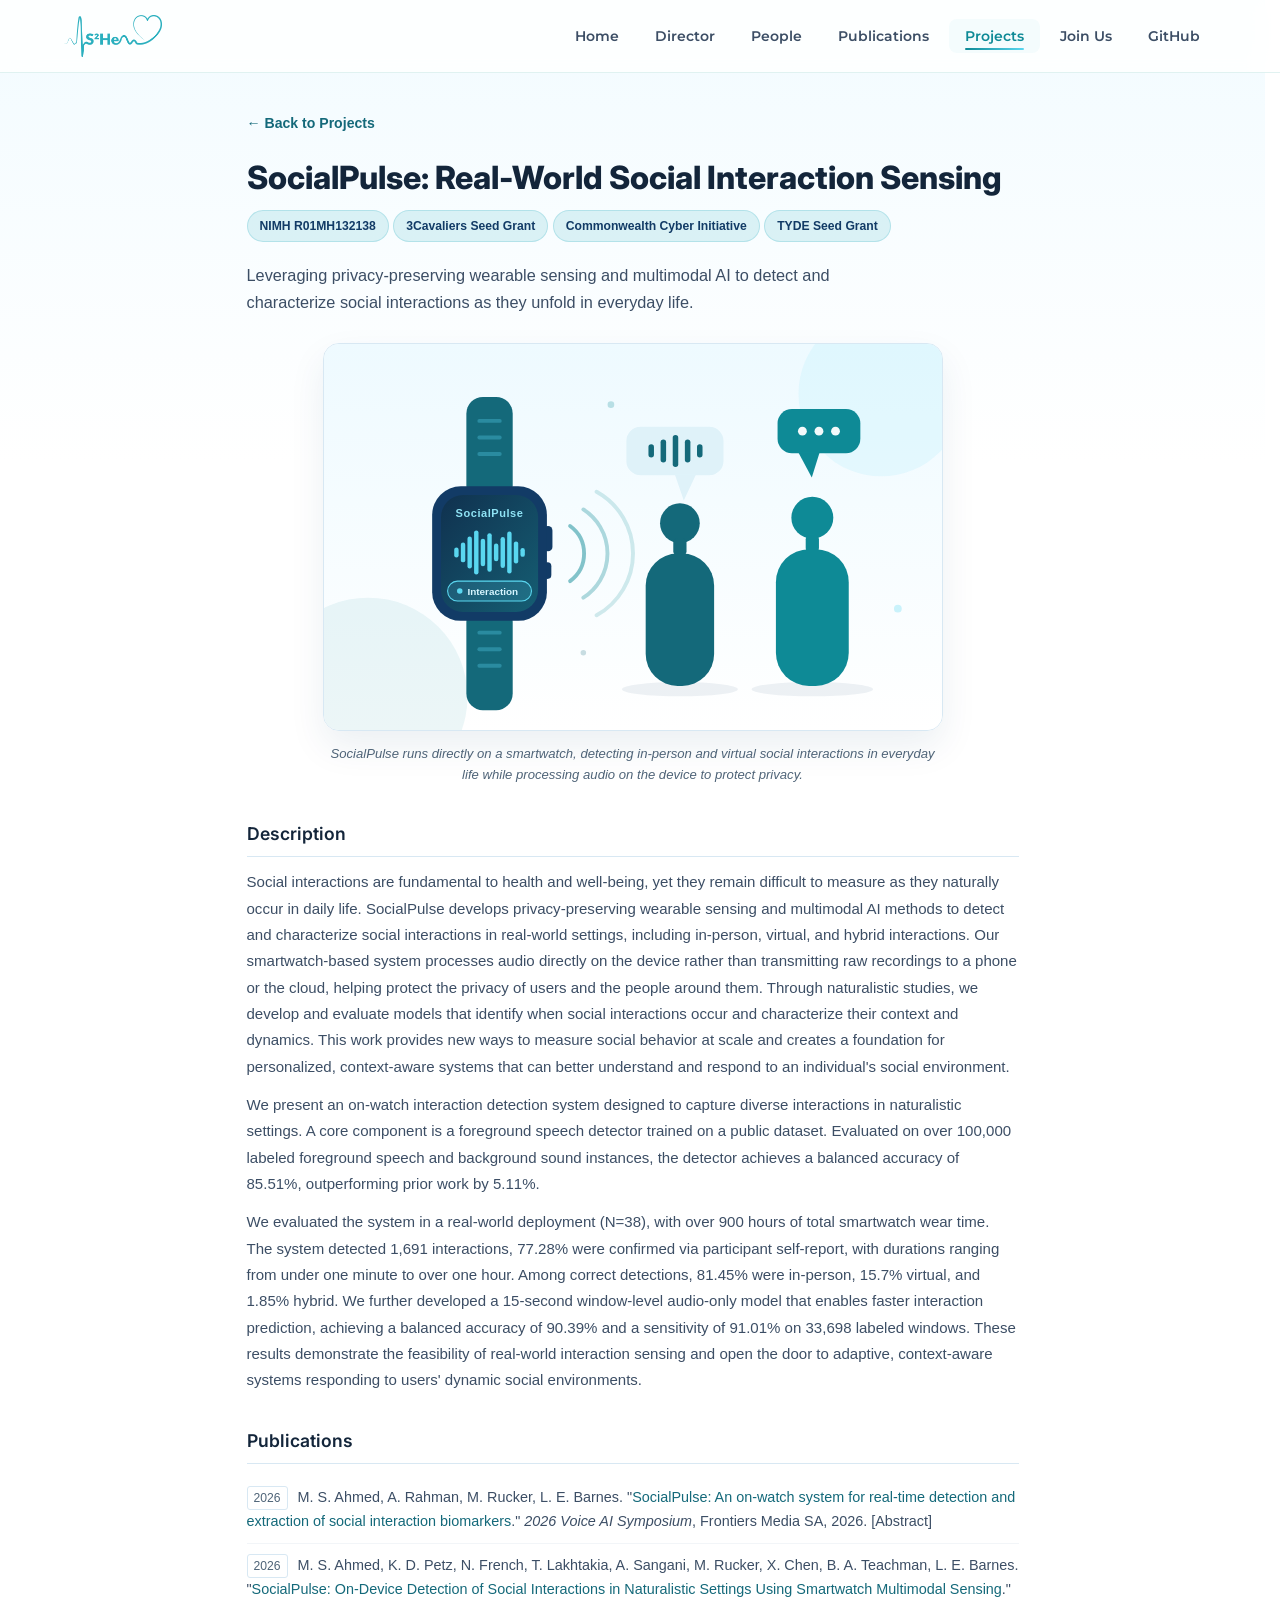
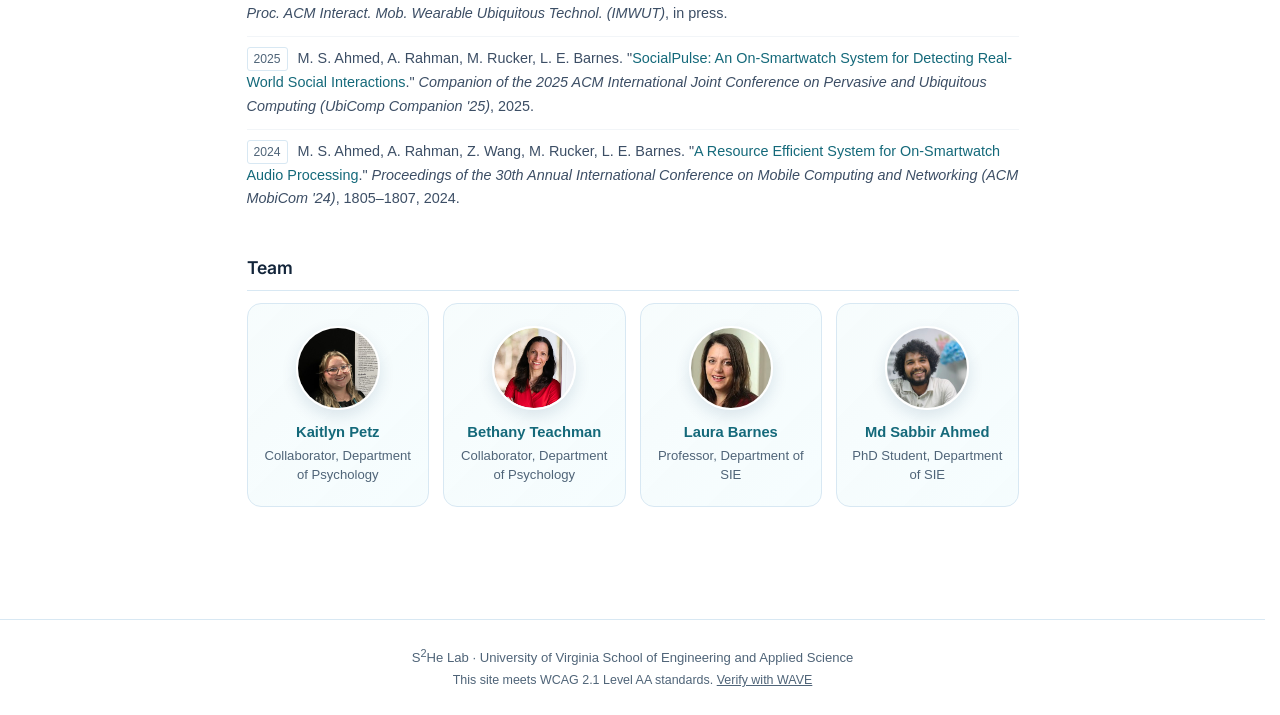
<file: project-social-pulse.html>
<!DOCTYPE html>
<html lang="en">
<head>
<meta charset="UTF-8">
<meta name="viewport" content="width=device-width, initial-scale=1.0">
<title>S&sup2;He Lab | SocialPulse</title>
<link rel="preconnect" href="https://fonts.googleapis.com">
<link rel="preconnect" href="https://fonts.gstatic.com" crossorigin>
<link href="https://fonts.googleapis.com/css2?family=Inter:wght@400;500;600;700;800&family=Montserrat:wght@500;600;700&display=swap" rel="stylesheet">
<link rel="stylesheet" href="./shared.css">
<style>
.page-content { padding: 110px 0 40px; max-width: 820px; margin: 0 auto; }

.back-link {
  display: inline-flex; align-items: center; gap: 6px;
  font-size: 0.88rem; font-weight: 600; color: var(--teal-dark);
  margin-bottom: 24px;
}
.back-link:hover { color: var(--teal); }

.project-title {
  font-family: 'Inter', sans-serif;
  font-size: clamp(1.4rem, 1.2rem + 1vw, 2rem);
  font-weight: 800; color: var(--ink); line-height: 1.2; margin-bottom: 12px;
}

.badge {
  display: inline-block; font-size: 0.76rem; font-weight: 800;
  color: var(--teal-darker); background: rgba(42, 175, 190, 0.15);
  border: 1px solid rgba(42, 175, 190, 0.22); border-radius: 999px;
  padding: 5px 12px; margin-bottom: 20px;
}

.project-lead {
  font-size: 1.02rem; line-height: 1.7; color: var(--ink-2);
  margin: 0 0 26px; max-width: 68ch;
}

.project-figure { margin: 10px auto 34px; max-width: 620px; }
.project-figure img {
  width: 100%; height: auto; display: block;
  border-radius: calc(var(--radius) + 2px);
  border: 1px solid var(--line);
  box-shadow: var(--shadow);
  transition: transform 0.4s ease, box-shadow 0.4s ease;
}
.project-figure img:hover {
  transform: translateY(-3px);
  box-shadow: 0 18px 38px rgba(18, 59, 102, 0.18);
}
.overview-figure { margin: 8px auto 8px; max-width: 100%; }
.overview-figure img {
  width: 100%; height: auto; display: block;
  border-radius: calc(var(--radius) + 2px);
  border: 1px solid var(--line);
  box-shadow: var(--shadow);
}
.overview-figure figcaption {
  margin-top: 12px; font-size: 0.82rem; color: var(--muted);
  line-height: 1.6; text-align: center; font-style: italic;
}
.project-figure figcaption {
  margin-top: 12px; font-size: 0.82rem; color: var(--muted);
  line-height: 1.6; text-align: center; font-style: italic;
}

.section { margin-bottom: 32px; }
.section h2 {
  font-family: 'Inter', sans-serif;
  font-size: 1.1rem; font-weight: 600; color: var(--ink);
  margin-bottom: 12px; padding-bottom: 8px; border-bottom: 1px solid var(--line);
}
.section p { font-size: 0.94rem; color: var(--ink-2); line-height: 1.75; }
.section p + p { margin-top: 12px; }

.pub-list { list-style: none; }
.pub-list li {
  padding: 10px 0; border-bottom: 1px solid #f2f5f8;
  font-size: 0.9rem; color: var(--ink-2); line-height: 1.65;
}
.pub-list li:last-child { border-bottom: none; }
.pub-year {
  display: inline-block; font-size: 0.76rem; color: var(--muted);
  border: 1px solid var(--line); border-radius: 3px; padding: 1px 6px; margin-right: 6px;
}

.team-list {
  list-style: none;
  display: grid;
  grid-template-columns: repeat(auto-fit, minmax(150px, 1fr));
  gap: 14px;
}
.team-list li {
  display: flex; flex-direction: column; align-items: center; text-align: center;
  gap: 10px; padding: 22px 14px;
  border: 1px solid var(--line); border-radius: var(--radius);
  background: linear-gradient(135deg, rgba(42,175,190,0.04) 0%, rgba(90,215,240,0.06) 100%);
  transition: transform 0.25s ease, box-shadow 0.25s ease;
}
.team-list li:hover { transform: translateY(-3px); box-shadow: var(--shadow); }
.team-photo {
  width: 84px; height: 84px; border-radius: 50%; object-fit: cover;
  flex-shrink: 0; border: 2px solid #fff;
  box-shadow: 0 6px 16px rgba(18, 59, 102, 0.12);
}
.team-placeholder {
  width: 84px; height: 84px; border-radius: 50%; flex-shrink: 0;
  background: rgba(42, 175, 190, 0.12); border: 2px solid #fff;
  display: flex; align-items: center; justify-content: center;
  font-family: 'Inter', sans-serif; font-size: 1.1rem; font-weight: 700;
  color: var(--teal-dark);
}
.team-info { display: flex; flex-direction: column; gap: 3px; align-items: center; }
.team-name { font-weight: 700; font-size: 0.92rem; color: var(--ink); }
.team-role { color: var(--muted); font-size: 0.82rem; line-height: 1.4; }

</style>
</head>
<body>
<a href="#main-content" class="skip-link">Skip to main content</a>

<nav class="navbar" aria-label="Main">
  <div class="container">
    <a href="./index.html" class="nav-brand" aria-label="S2He home">
      <span class="nav-brand-logo"><img src="./logo.png" alt="S2He Lab logo"></span>
    </a>
    <ul class="nav-links" id="navLinks">
      <li><a href="./index.html">Home</a></li>
      <li><a href="./director.html" target="_blank" rel="noopener">Director<span class="sr-only"> (opens in new tab)</span></a></li>
      <li><a href="./people.html">People</a></li>
      <li><a href="./publications.html">Publications</a></li>
      <li><a href="./projects.html" class="active">Projects</a></li>
      <li><a href="./join-us.html">Join Us</a></li>
      <li><a href="https://github.com/BarnesLab" target="_blank" rel="noopener">GitHub<span class="sr-only"> (opens in new tab)</span></a></li>
    </ul>
    <button class="nav-toggle" id="navToggle" aria-label="Toggle navigation" aria-expanded="false">
      <span></span><span></span><span></span>
    </button>
  </div>
</nav>

<main class="page-content" id="main-content">
  <div class="container">
    <a href="./projects.html" class="back-link">&larr; Back to Projects</a>

    <h1 class="project-title">SocialPulse: Real-World Social Interaction Sensing</h1>
    <span class="badge">NIMH R01MH132138</span>
    <span class="badge">3Cavaliers Seed Grant</span>
    <span class="badge">Commonwealth Cyber Initiative</span>
    <span class="badge">TYDE Seed Grant</span>

    <p class="project-lead">Leveraging privacy-preserving wearable sensing and multimodal AI to detect and characterize social interactions as they unfold in everyday life.</p>

    <figure class="project-figure">
      <img src="[data-uri]" alt="Illustration of a smartwatch showing a speech waveform and an interaction indicator, with sensing pulses reaching two people who are having a conversation with speech bubbles.">
      <figcaption>SocialPulse runs directly on a smartwatch, detecting in-person and virtual social interactions in everyday life while processing audio on the device to protect privacy.</figcaption>
    </figure>


    <div class="section">
      <h2>Description</h2>
      <p>Social interactions are fundamental to health and well-being, yet they remain difficult to measure as they naturally occur in daily life. SocialPulse develops privacy-preserving wearable sensing and multimodal AI methods to detect and characterize social interactions in real-world settings, including in-person, virtual, and hybrid interactions. Our smartwatch-based system processes audio directly on the device rather than transmitting raw recordings to a phone or the cloud, helping protect the privacy of users and the people around them. Through naturalistic studies, we develop and evaluate models that identify when social interactions occur and characterize their context and dynamics. This work provides new ways to measure social behavior at scale and creates a foundation for personalized, context-aware systems that can better understand and respond to an individual's social environment.</p>
      <p>We present an on-watch interaction detection system designed to capture diverse interactions in naturalistic settings. A core component is a foreground speech detector trained on a public dataset. Evaluated on over 100,000 labeled foreground speech and background sound instances, the detector achieves a balanced accuracy of 85.51%, outperforming prior work by 5.11%.</p>
      <p>We evaluated the system in a real-world deployment (N=38), with over 900 hours of total smartwatch wear time. The system detected 1,691 interactions, 77.28% were confirmed via participant self-report, with durations ranging from under one minute to over one hour. Among correct detections, 81.45% were in-person, 15.7% virtual, and 1.85% hybrid. We further developed a 15-second window-level audio-only model that enables faster interaction prediction, achieving a balanced accuracy of 90.39% and a sensitivity of 91.01% on 33,698 labeled windows. These results demonstrate the feasibility of real-world interaction sensing and open the door to adaptive, context-aware systems responding to users' dynamic social environments.</p>
    </div>

    <div class="section">
      <h2>Publications</h2>
      <ul class="pub-list">
        <li>
          <span class="pub-year">2026</span>
          M. S. Ahmed, A. Rahman, M. Rucker, L. E. Barnes. "<a href="https://doi.org/10.3389/978-2-8325-8027-1" target="_blank" rel="noopener">SocialPulse: An on-watch system for real-time detection and extraction of social interaction biomarkers<span class="sr-only"> (opens in new tab)</span></a>." <em>2026 Voice AI Symposium</em>, Frontiers Media SA, 2026. [Abstract]
        </li>
        <li>
          <span class="pub-year">2026</span>
          M. S. Ahmed, K. D. Petz, N. French, T. Lakhtakia, A. Sangani, M. Rucker, X. Chen, B. A. Teachman, L. E. Barnes. "<a href="https://arxiv.org/abs/2602.22085" target="_blank" rel="noopener">SocialPulse: On-Device Detection of Social Interactions in Naturalistic Settings Using Smartwatch Multimodal Sensing<span class="sr-only"> (opens in new tab)</span></a>." <em>Proc. ACM Interact. Mob. Wearable Ubiquitous Technol. (IMWUT)</em>, in press.
        </li>
        <li>
          <span class="pub-year">2025</span>
          M. S. Ahmed, A. Rahman, M. Rucker, L. E. Barnes. "<a href="https://dl.acm.org/doi/abs/10.1145/3714394.3754435" target="_blank" rel="noopener">SocialPulse: An On-Smartwatch System for Detecting Real-World Social Interactions<span class="sr-only"> (opens in new tab)</span></a>." <em>Companion of the 2025 ACM International Joint Conference on Pervasive and Ubiquitous Computing (UbiComp Companion '25)</em>, 2025.
        </li>
        <li>
          <span class="pub-year">2024</span>
          M. S. Ahmed, A. Rahman, Z. Wang, M. Rucker, L. E. Barnes. "<a href="https://dl.acm.org/doi/10.1145/3636534.3698866" target="_blank" rel="noopener">A Resource Efficient System for On-Smartwatch Audio Processing<span class="sr-only"> (opens in new tab)</span></a>." <em>Proceedings of the 30th Annual International Conference on Mobile Computing and Networking (ACM MobiCom '24)</em>, 1805&ndash;1807, 2024.
        </li>
      </ul>
    </div>

    <div class="section">
      <h2>Team</h2>
      <ul class="team-list">
        <li>
          <img class="team-photo" src="[data-uri]" alt="Md Sabbir Ahmed">
          <div class="team-info">
            <span class="team-name"><a href="https://sites.google.com/view/sabbir-eub" target="_blank" rel="noopener">Md Sabbir Ahmed<span class="sr-only"> (opens in new tab)</span></a></span>
            <span class="team-role">PhD Student, Department of SIE</span>
          </div>
        </li>
        <li>
          <img class="team-photo" src="[data-uri]" alt="Kaitlyn Petz">
          <div class="team-info">
            <span class="team-name"><a href="https://scholar.google.com/citations?user=hAtxtOYAAAAJ&amp;hl=en" target="_blank" rel="noopener">Kaitlyn Petz<span class="sr-only"> (opens in new tab)</span></a></span>
            <span class="team-role">Collaborator, Department of Psychology</span>
          </div>
        </li>
        <li>
          <img class="team-photo" src="[data-uri]" alt="Bethany Teachman">
          <div class="team-info">
            <span class="team-name"><a href="https://psychology.as.virginia.edu/people/bethany-teachman" target="_blank" rel="noopener">Bethany Teachman<span class="sr-only"> (opens in new tab)</span></a></span>
            <span class="team-role">Collaborator, Department of Psychology</span>
          </div>
        </li>
        <li>
          <img class="team-photo" src="[data-uri]" alt="Laura Barnes">
          <div class="team-info">
            <span class="team-name"><a href="https://engineering.virginia.edu/faculty/laura-barnes" target="_blank" rel="noopener">Laura Barnes<span class="sr-only"> (opens in new tab)</span></a></span>
            <span class="team-role">Professor, Department of SIE</span>
          </div>
        </li>
      </ul>
    </div>
  </div>
</main>

<footer class="footer">
  <div class="container">
    S<sup>2</sup>He Lab &middot; University of Virginia School of Engineering and Applied Science<br><span style="font-size: 0.78rem;">This site meets WCAG 2.1 Level AA standards. <a href="https://wave.webaim.org" target="_blank" rel="noopener" style="color: inherit; text-decoration: underline;">Verify with WAVE<span class="sr-only"> (opens in new tab)</span></a></span>
  </div>
</footer>

<script>
document.getElementById('navToggle').addEventListener('click', () => {
  document.getElementById('navLinks').classList.toggle('open');
  var btn = document.getElementById('navToggle');
  var expanded = btn.getAttribute('aria-expanded') === 'true';
  btn.setAttribute('aria-expanded', String(!expanded));
});
</script>

<script>
(function() {
  var list = document.querySelector('.team-list');
  if (!list) return;
  var items = Array.from(list.children);
  // Shuffle members for a fair, order-agnostic display, but keep Zhiyuan Wang
  // pinned to the end (he has handed these projects over to current students).
  var isZhiyuan = function(it) {
    var img = it.querySelector('img');
    return (img && /zhiyuan/i.test(img.alt)) || /zhiyuan/i.test(it.textContent);
  };
  var pinned = items.filter(isZhiyuan);
  var rest = items.filter(function(it) { return !isZhiyuan(it); });
  for (var i = rest.length - 1; i > 0; i--) {
    var j = Math.floor(Math.random() * (i + 1));
    var temp = rest[i]; rest[i] = rest[j]; rest[j] = temp;
  }
  rest.concat(pinned).forEach(function(item) { list.appendChild(item); });
})();
</script>

</body>
</html>
</file>
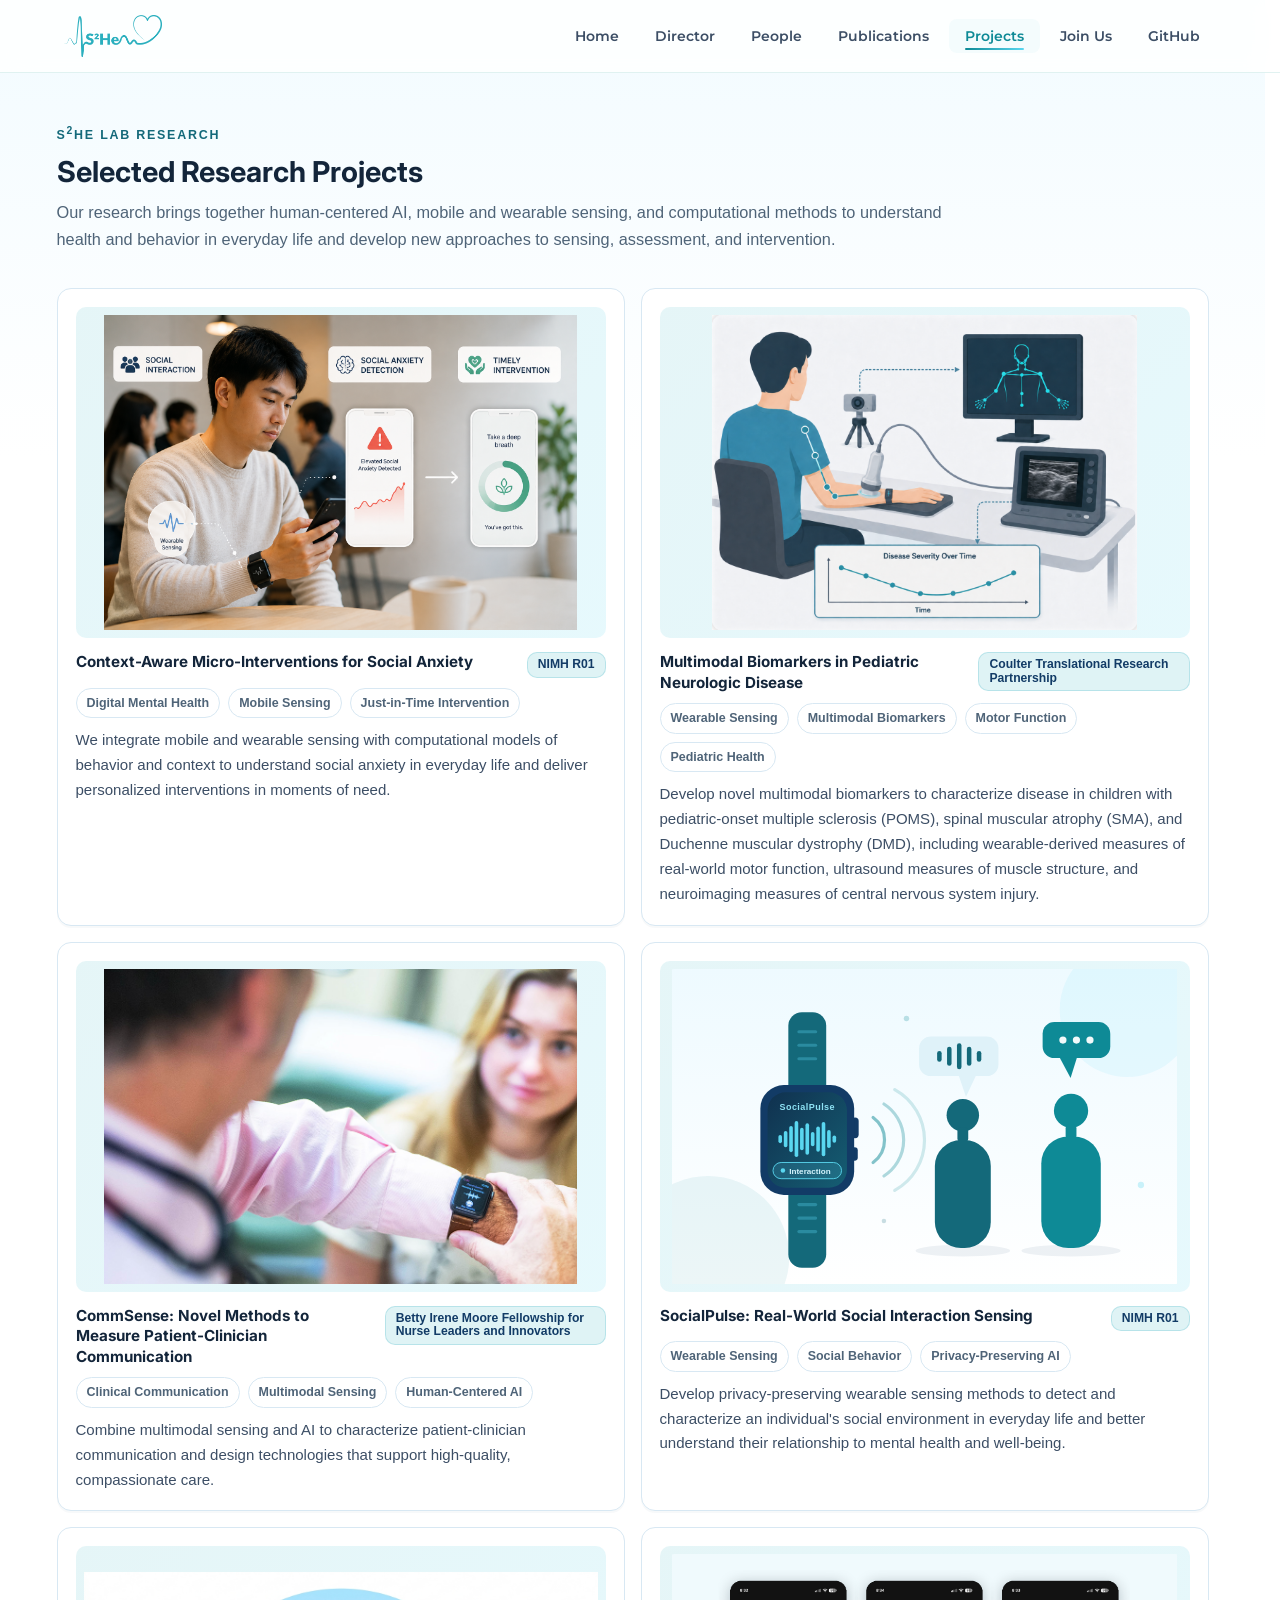
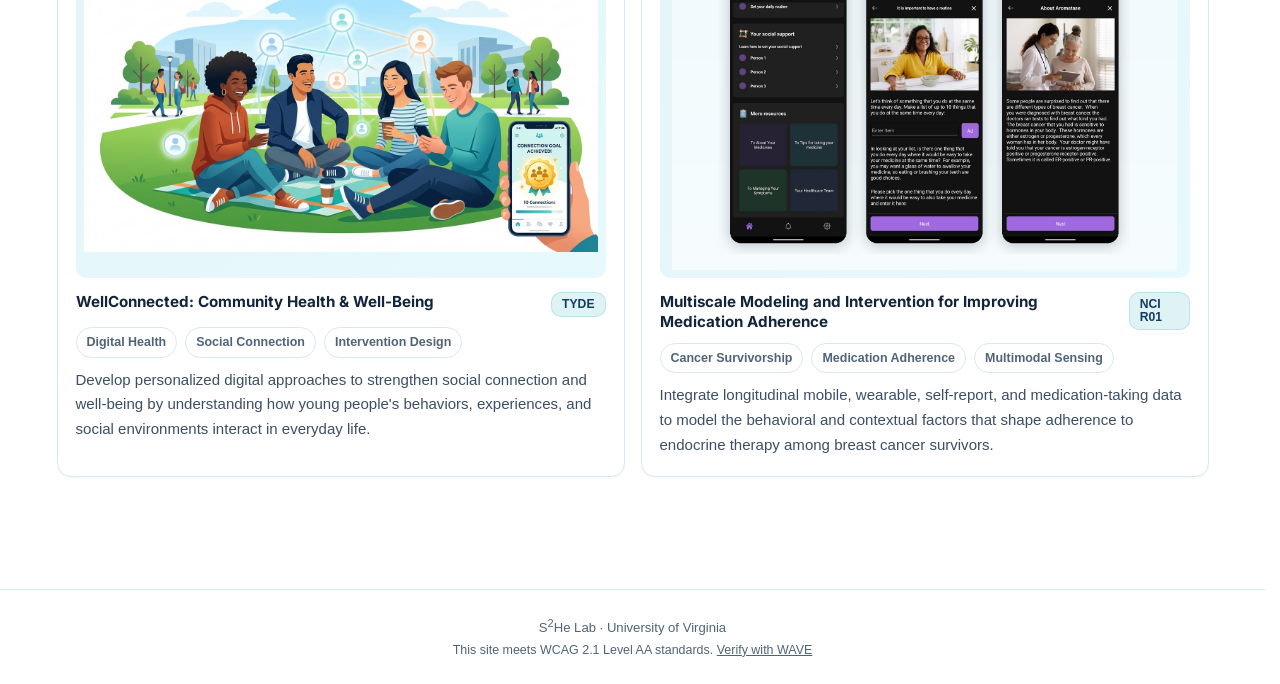
<file: projects.html>
<!doctype html>
<html lang="en">
  <head>
    <meta charset="UTF-8" />
    <meta name="viewport" content="width=device-width, initial-scale=1.0" />
    <link rel="preconnect" href="https://fonts.googleapis.com" />
    <link rel="preconnect" href="https://fonts.gstatic.com" crossorigin />
    <link
      href="https://fonts.googleapis.com/css2?family=Inter:wght@400;500;600;700;800&family=Montserrat:wght@500;600;700&display=swap"
      rel="stylesheet"
    />
    <link rel="stylesheet" href="./shared.css" />
    <title>S&sup2;He Lab | Projects</title>

    <style>
      .hero {
        padding: 122px 0 34px;
      }

      .hero-lead {
        max-width: 68ch;
        font-size: 1.02rem;
        line-height: 1.7;
        color: var(--muted, #4a4a52);
        margin-top: 4px;
      }

      .eyebrow {
        font-size: 0.78rem;
        letter-spacing: 0.14em;
        text-transform: uppercase;
        font-weight: 800;
        color: var(--teal-dark);
        margin-bottom: 10px;
      }

      h1 {
        font-family: "Inter", sans-serif;
        color: var(--ink);
        font-size: clamp(1.4rem, 1.2rem + 1vw, 1.8rem);
        line-height: 1.14;
        margin-bottom: 10px;
      }

      .hero p {
        max-width: 900px;
      }

      .grid {
        display: grid;
        grid-template-columns: repeat(2, minmax(0, 1fr));
        gap: 16px;
        padding-bottom: 72px;
      }

      .card {
        border: 1px solid var(--line);
        border-radius: var(--radius);
        background: var(--white);
        box-shadow: 0 2px 0 rgba(18, 59, 102, 0.03);
        padding: 18px;
        transition:
          box-shadow 0.2s,
          border-color 0.2s;
      }

      .card:hover {
        box-shadow: 0 4px 16px rgba(18, 59, 102, 0.1);
        border-color: var(--teal);
      }

      .card-head {
        display: flex;
        align-items: start;
        justify-content: space-between;
        gap: 12px;
        margin-bottom: 8px;
      }

      .card h2 {
        font-family: "Inter", sans-serif;
        font-size: 0.95rem;
        color: var(--ink);
        line-height: 1.35;
      }

      .badge {
        font-size: 0.76rem;
        font-weight: 800;
        color: var(--teal-darker);
        background: rgba(42, 175, 190, 0.15);
        border: 1px solid rgba(42, 175, 190, 0.22);
        border-radius: 999px;
        padding: 5px 10px;
        max-width: 240px;
        white-space: normal;
        border-radius: 10px;
        line-height: 1.1;
      }

      .meta {
        display: flex;
        flex-wrap: wrap;
        gap: 8px;
        margin: 10px 0 10px;
      }

      .meta span {
        font-size: 0.78rem;
        font-weight: 700;
        color: var(--muted);
        border: 1px solid var(--line);
        border-radius: 999px;
        padding: 4px 10px;
      }

      .card p {
        font-size: 0.94rem;
        color: var(--ink-2);
      }

      .links {
        margin-top: 12px;
        display: flex;
        flex-wrap: wrap;
        gap: 8px;
      }

      .links a {
        font-size: 0.82rem;
        font-weight: 700;
        color: var(--teal-dark);
      }

      .links a:hover {
        text-decoration: underline;
      }

      .card-img {
        width: 100%;
        aspect-ratio: 16 / 10;
        border-radius: 10px;
        background: linear-gradient(
          135deg,
          rgba(42, 175, 190, 0.12) 0%,
          rgba(90, 215, 240, 0.15) 100%
        );
        margin-bottom: 14px;
        padding: 8px;
        overflow: hidden;
        display: flex;
        align-items: center;
        justify-content: center;
        color: var(--muted);
        font-size: 0.82rem;
        font-weight: 700;
      }
      .card-img img {
        width: 100%;
        height: 100%;
        object-fit: contain;
        border-radius: 6px;
      }

      .notice {
        margin: 10px 0 22px;
        border-left: 4px solid var(--teal);
        background: rgba(42, 175, 190, 0.08);
        border-radius: 8px;
        padding: 10px 12px;
        color: var(--ink-2);
        font-size: 0.92rem;
      }

      @media (max-width: 960px) {
        .grid {
          grid-template-columns: 1fr;
        }
      }
    </style>
  </head>
  <body>
    <a href="#main-content" class="skip-link">Skip to main content</a>

    <nav class="navbar" aria-label="Main">
      <div class="container">
        <a href="./index.html" class="nav-brand" aria-label="S2He home">
          <span class="nav-brand-logo"
            ><img src="./logo.png" alt="S2He Lab logo"
          /></span>
        </a>
        <ul class="nav-links" id="navLinks">
          <li><a href="./index.html">Home</a></li>
          <li>
            <a href="./director.html" target="_blank" rel="noopener"
              >Director<span class="sr-only"> (opens in new tab)</span></a
            >
          </li>
          <li><a href="./people.html">People</a></li>
          <li><a href="./publications.html">Publications</a></li>
          <li><a href="./projects.html" class="active">Projects</a></li>
          <li><a href="./join-us.html">Join Us</a></li>
          <li>
            <a
              href="https://github.com/BarnesLab"
              target="_blank"
              rel="noopener"
              >GitHub<span class="sr-only"> (opens in new tab)</span></a
            >
          </li>
        </ul>
        <button
          class="nav-toggle"
          id="navToggle"
          aria-label="Toggle navigation"
          aria-expanded="false"
        >
          <span></span><span></span><span></span>
        </button>
      </div>
    </nav>

    <header class="hero">
      <div class="container">
        <div class="eyebrow">S<sup>2</sup>He Lab Research</div>
        <h1>Selected Research Projects</h1>
        <p class="hero-lead">
          Our research brings together human-centered AI, mobile and wearable
          sensing, and computational methods to understand health and behavior
          in everyday life and develop new approaches to sensing, assessment,
          and intervention.
        </p>
      </div>
    </header>

    <main id="main-content" class="container">
      <section class="grid">
        <article class="card" id="project-social-anxiety">
          <a
            href="./project-social-anxiety.html"
            style="text-decoration: none; color: inherit; display: block"
          >
            <div class="card-img">
              <img
                src="./assets/projects/social-anxiety-cover.png"
                alt="Context-Aware Micro-Interventions"
              />
            </div>
            <div class="card-head">
              <h2>Context-Aware Micro-Interventions for Social Anxiety</h2>
              <span class="badge">NIMH R01</span>
            </div>
            <div class="meta">
              <span>Digital Mental Health</span>
              <span>Mobile Sensing</span>
              <span>Just-in-Time Intervention</span>
            </div>
            <p>
              We integrate mobile and wearable sensing with computational models
              of behavior and context to understand social anxiety in everyday
              life and deliver personalized interventions in moments of need.
            </p>
          </a>
        </article>

        <article class="card" id="project-pedneuro">
          <a
            href="./project-pedneuro.html"
            style="text-decoration: none; color: inherit; display: block"
          >
            <div class="card-img">
              <img
                src="./assets/projects/u-extend-cover.png"
                alt="Multimodal Biomarkers in Pediatric Neurologic Disease"
              />
            </div>
            <div class="card-head">
              <h2>Multimodal Biomarkers in Pediatric Neurologic Disease</h2>
              <span class="badge"
                >Coulter Translational Research Partnership</span
              >
            </div>
            <div class="meta">
              <span>Wearable Sensing</span>
              <span>Multimodal Biomarkers</span>
              <span>Motor Function</span>
              <span>Pediatric Health</span>
            </div>
            <p>
              Develop novel multimodal biomarkers to characterize disease in
              children with pediatric-onset multiple sclerosis (POMS), spinal
              muscular atrophy (SMA), and Duchenne muscular dystrophy (DMD),
              including wearable-derived measures of real-world motor function,
              ultrasound measures of muscle structure, and neuroimaging measures
              of central nervous system injury.
            </p>
          </a>
        </article>

        <article class="card" id="project-commsense">
          <a
            href="./project-commsense.html"
            style="text-decoration: none; color: inherit; display: block"
          >
            <div class="card-img">
              <img
                src="./assets/projects/commsense-cover.png"
                alt="CommSense Communication"
              />
            </div>
            <div class="card-head">
              <h2>
                CommSense: Novel Methods to Measure Patient-Clinician
                Communication
              </h2>
              <span class="badge"
                >Betty Irene Moore Fellowship for Nurse Leaders and
                Innovators</span
              >
            </div>
            <div class="meta">
              <span>Clinical Communication</span>
              <span>Multimodal Sensing</span>
              <span>Human-Centered AI</span>
            </div>
            <p>
              Combine multimodal sensing and AI to characterize
              patient-clinician communication and design technologies that
              support high-quality, compassionate care.
            </p>
          </a>
        </article>

        <article class="card" id="project-social-pulse">
          <a
            href="./project-social-pulse.html"
            style="text-decoration: none; color: inherit; display: block"
          >
            <div class="card-img">
              <img
                src="./assets/projects/social-pulse-cover.svg"
                alt="SocialPulse On-Device Social Interaction Sensing"
              />
            </div>
            <div class="card-head">
              <h2>SocialPulse: Real-World Social Interaction Sensing</h2>
              <span class="badge">NIMH R01</span>
            </div>
            <div class="meta">
              <span>Wearable Sensing</span>
              <span>Social Behavior</span>
              <span>Privacy-Preserving AI</span>
            </div>
            <p>
              Develop privacy-preserving wearable sensing methods to detect and
              characterize an individual's social environment in everyday life
              and better understand their relationship to mental health and
              well-being.
            </p>
          </a>
        </article>

        <article class="card" id="project-wellconnected">
          <a
            href="./project-wellconnected.html"
            style="text-decoration: none; color: inherit; display: block"
          >
            <div class="card-img">
              <img
                src="./assets/projects/wellconnected-cover.png"
                alt="WellConnected Friendship Networks"
              />
            </div>
            <div class="card-head">
              <h2>WellConnected: Community Health &amp; Well-Being</h2>
              <span class="badge">TYDE</span>
            </div>
            <div class="meta">
              <span>Digital Health</span>
              <span>Social Connection</span>
              <span>Intervention Design</span>
            </div>
            <p>
              Develop personalized digital approaches to strengthen social
              connection and well-being by understanding how young people's
              behaviors, experiences, and social environments interact in
              everyday life.
            </p>
          </a>
        </article>

        <article class="card" id="project-medication-adherence">
          <a
            href="./project-medication-adherence.html"
            style="text-decoration: none; color: inherit; display: block"
          >
            <div class="card-img">
              <img
                src="./assets/projects/medication-adherence-cover.png"
                alt="Medication Adherence Monitoring"
              />
            </div>
            <div class="card-head">
              <h2>
                Multiscale Modeling and Intervention for Improving Medication
                Adherence
              </h2>
              <span class="badge">NCI R01</span>
            </div>
            <div class="meta">
              <span>Cancer Survivorship</span>
              <span>Medication Adherence</span>
              <span>Multimodal Sensing</span>
            </div>
            <p>
              Integrate longitudinal mobile, wearable, self-report, and
              medication-taking data to model the behavioral and contextual
              factors that shape adherence to endocrine therapy among breast
              cancer survivors.
            </p>
          </a>
        </article>
      </section>
    </main>

    <footer class="footer">
      <div class="container">
        S<sup>2</sup>He Lab &middot; University of Virginia<br /><span
          style="font-size: 0.78rem"
          >This site meets WCAG 2.1 Level AA standards.
          <a
            href="https://wave.webaim.org"
            target="_blank"
            rel="noopener"
            style="color: inherit; text-decoration: underline"
            >Verify with WAVE<span class="sr-only"> (opens in new tab)</span></a
          ></span
        >
      </div>
    </footer>

    <script>
      document.getElementById("navToggle").addEventListener("click", () => {
        document.getElementById("navLinks").classList.toggle("open");
        const btn = document.getElementById("navToggle");
        const expanded = btn.getAttribute("aria-expanded") === "true";
        btn.setAttribute("aria-expanded", String(!expanded));
      });
    </script>
  </body>
</html>
</file>
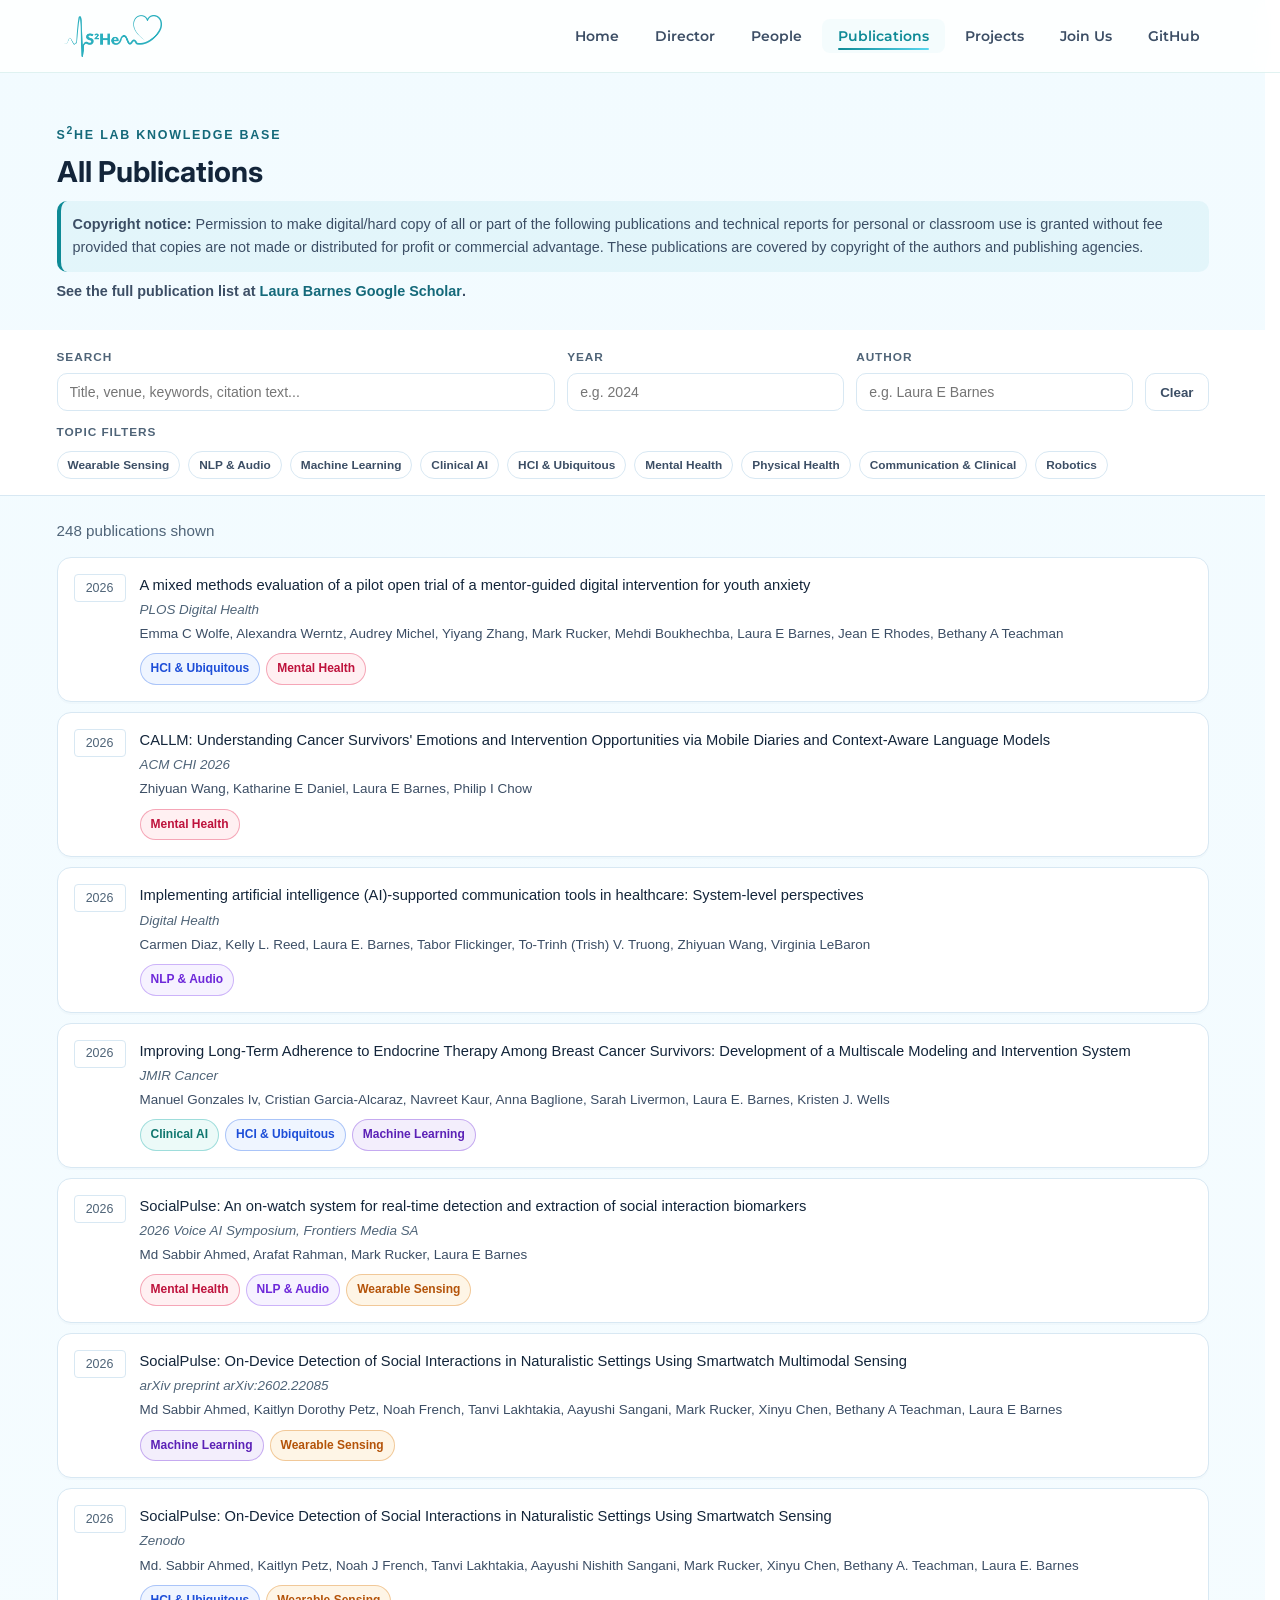
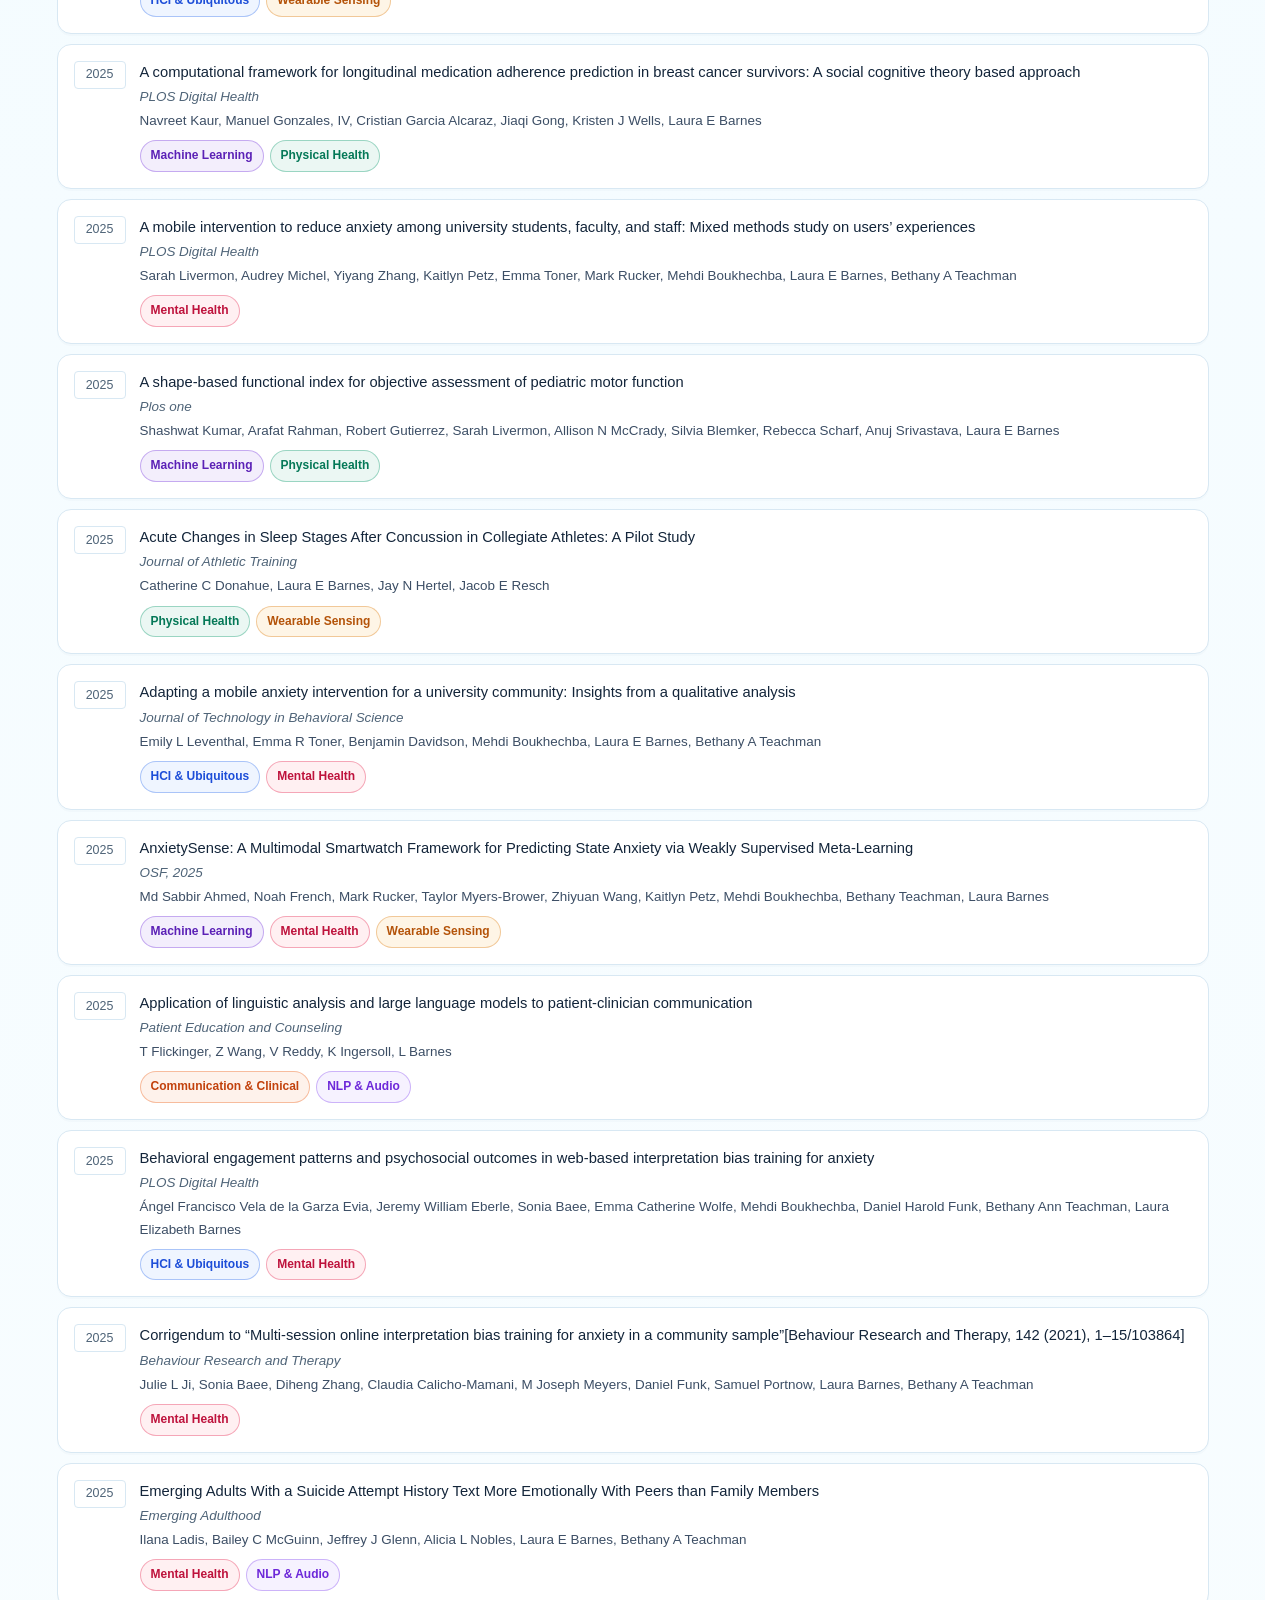
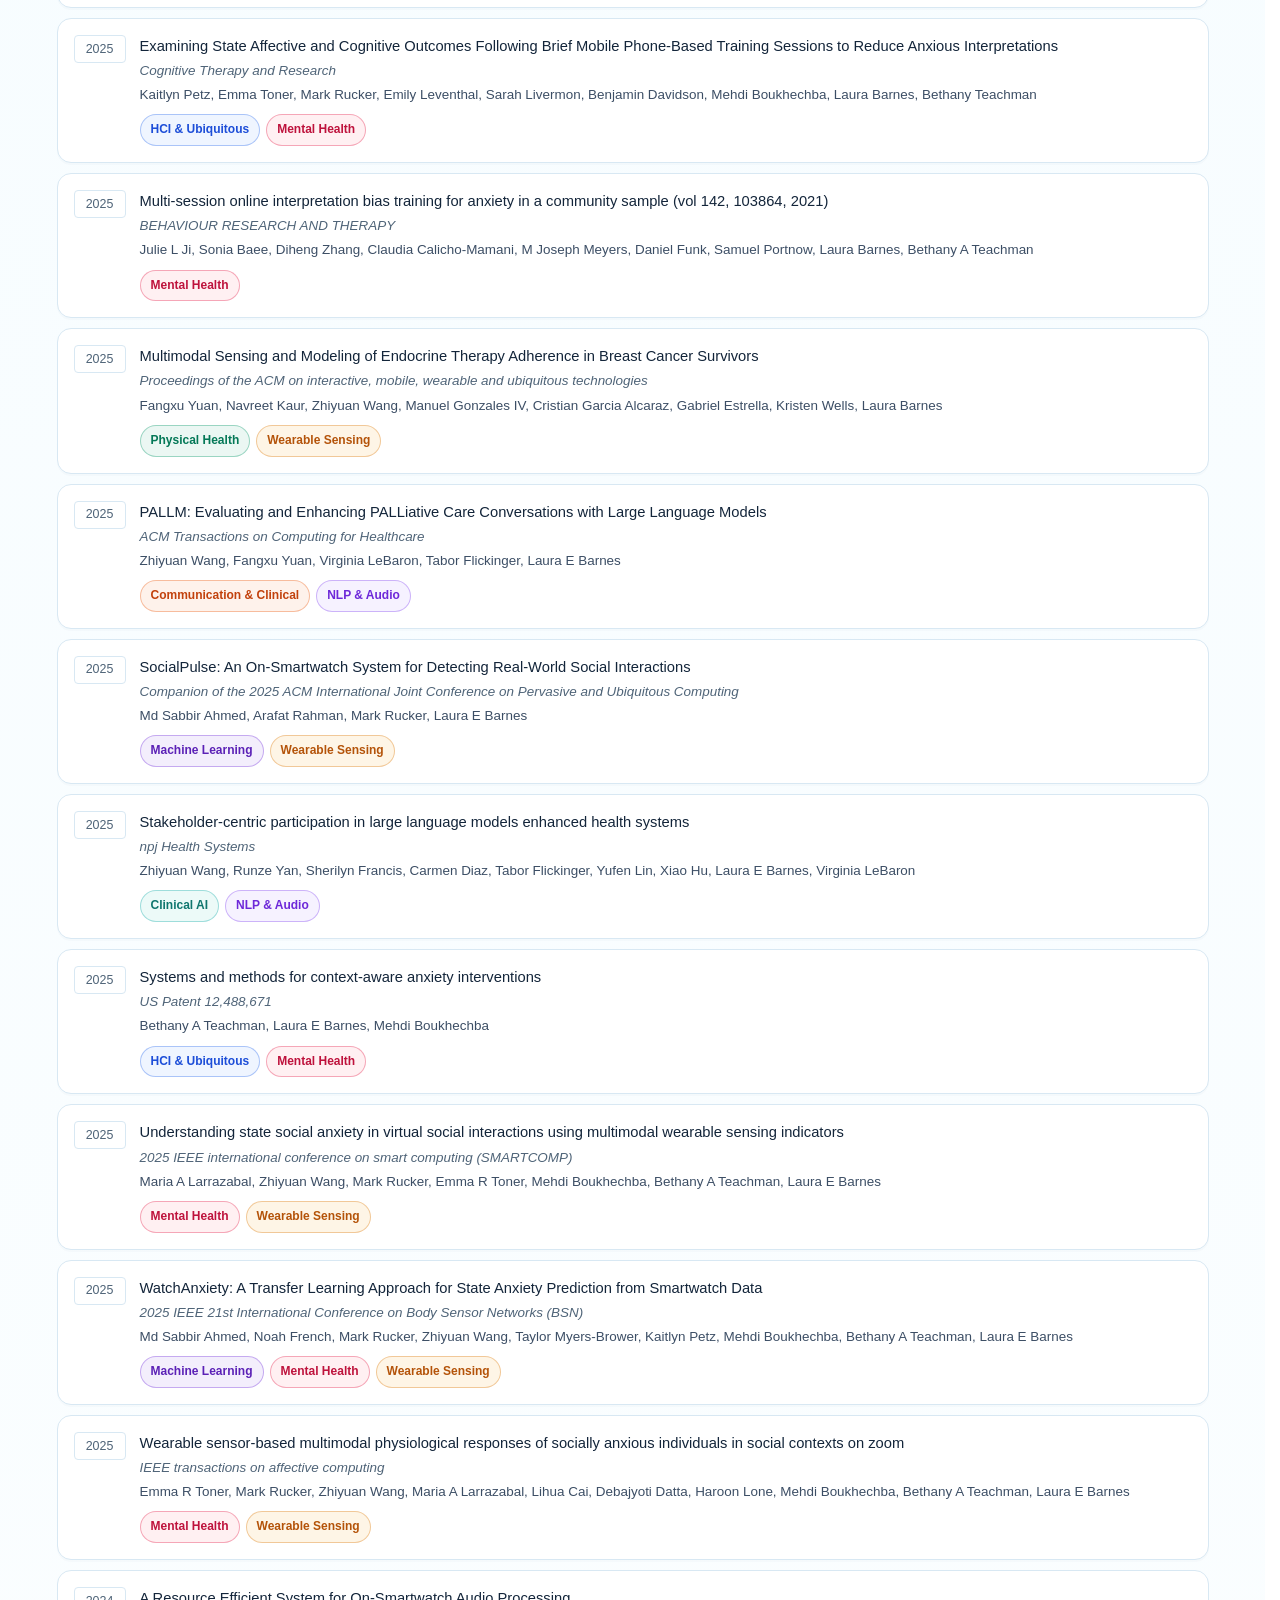
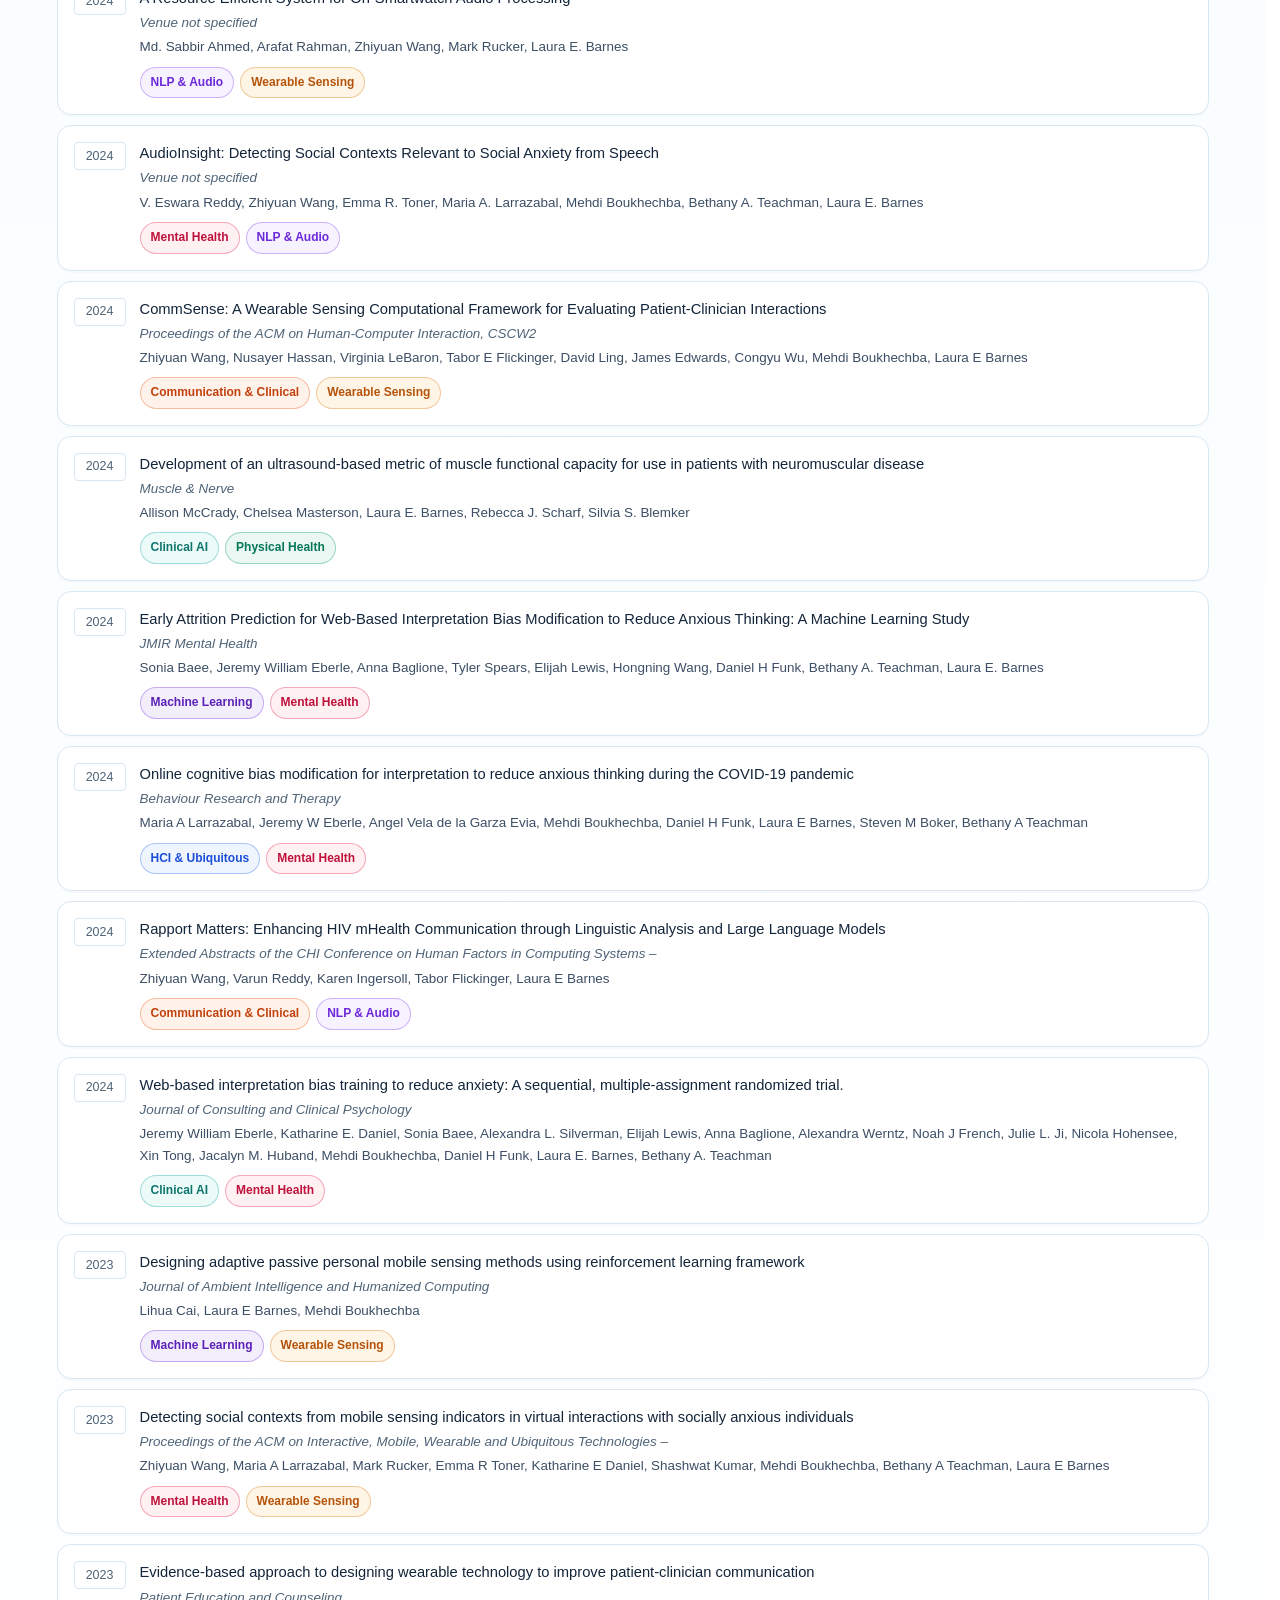
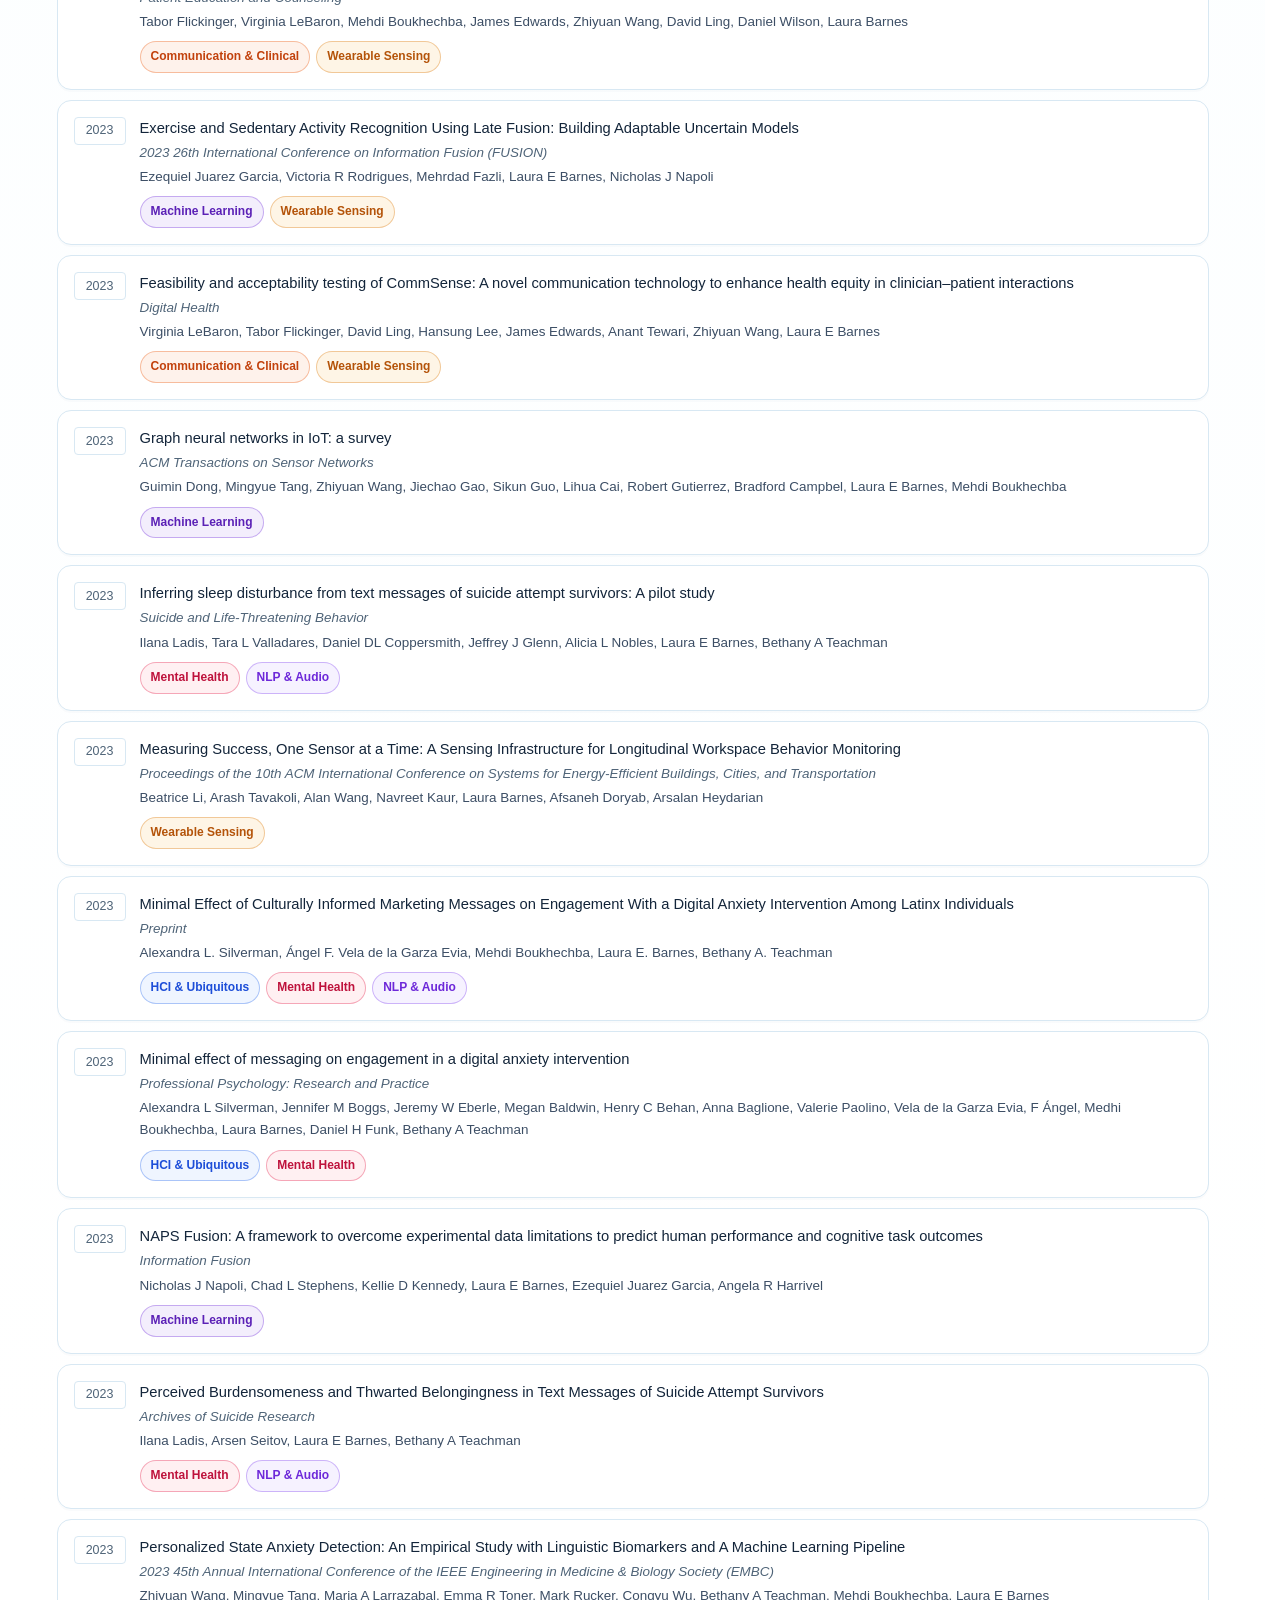
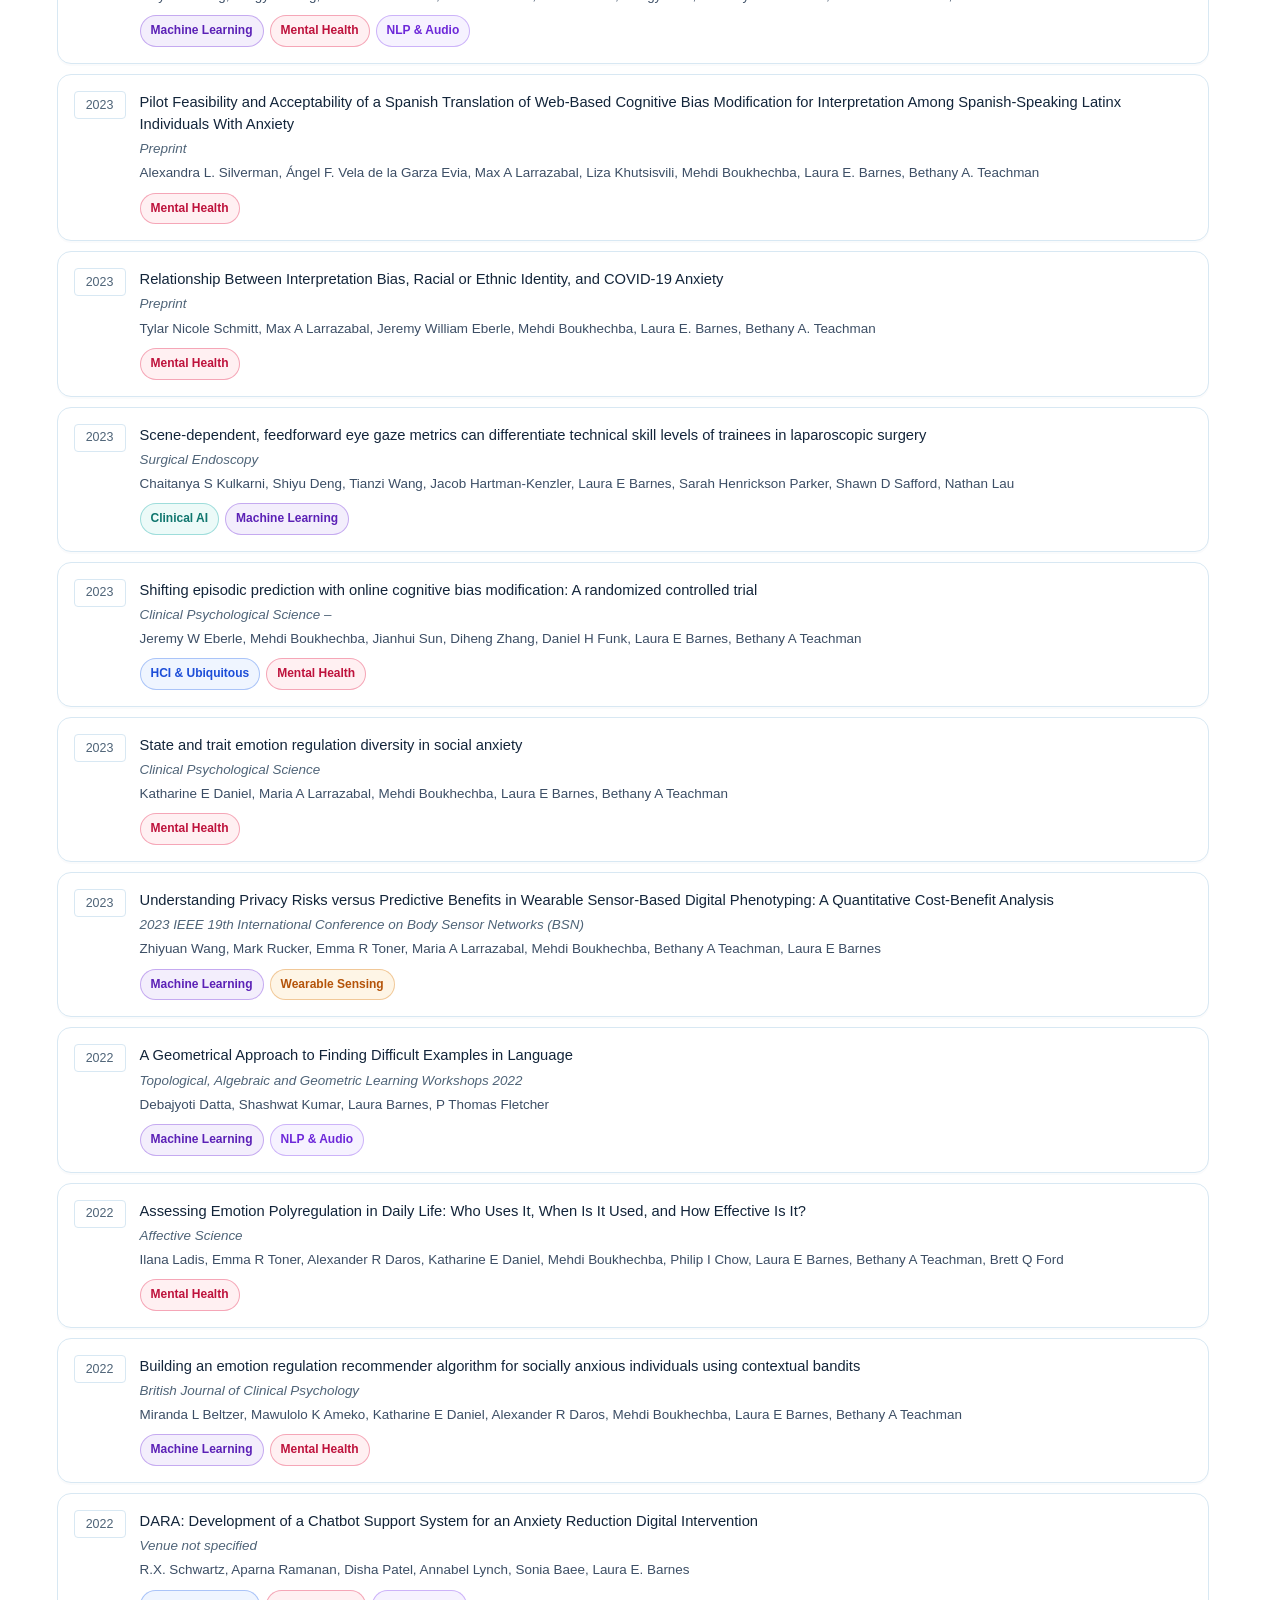
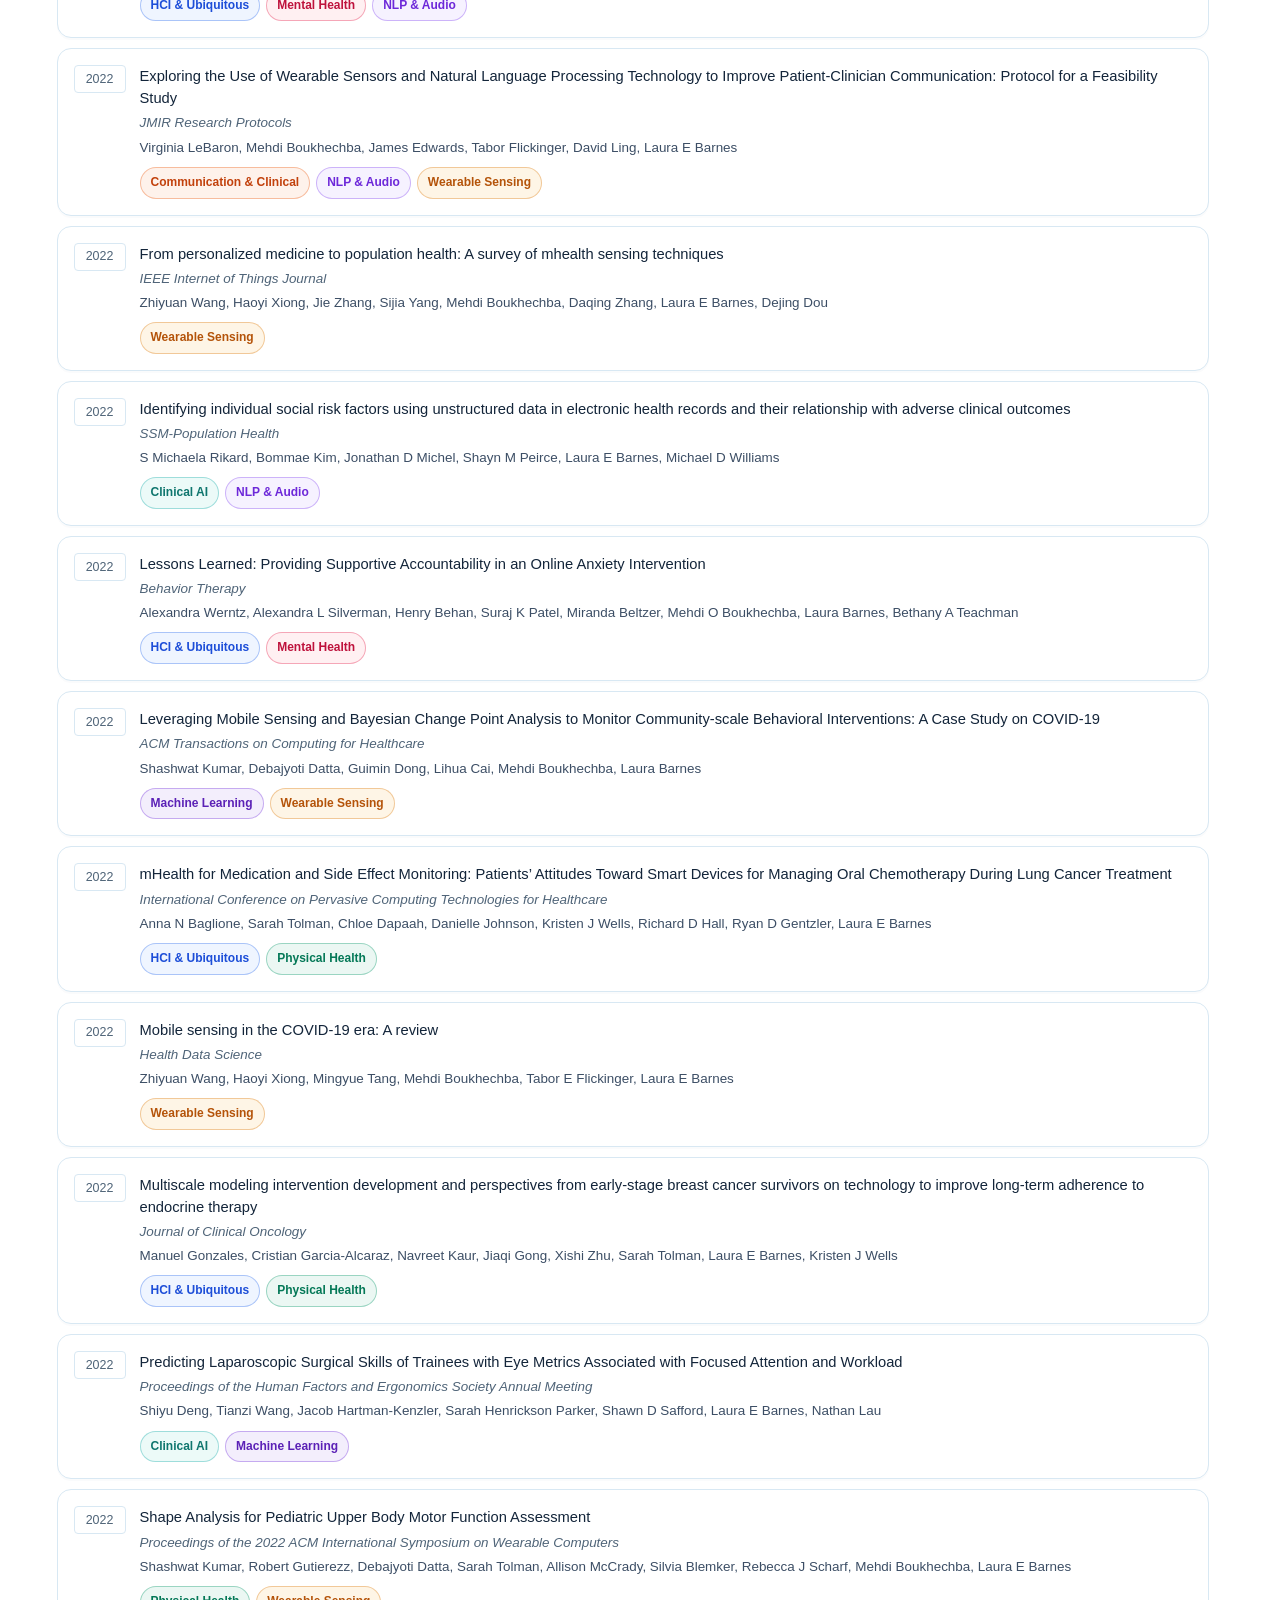
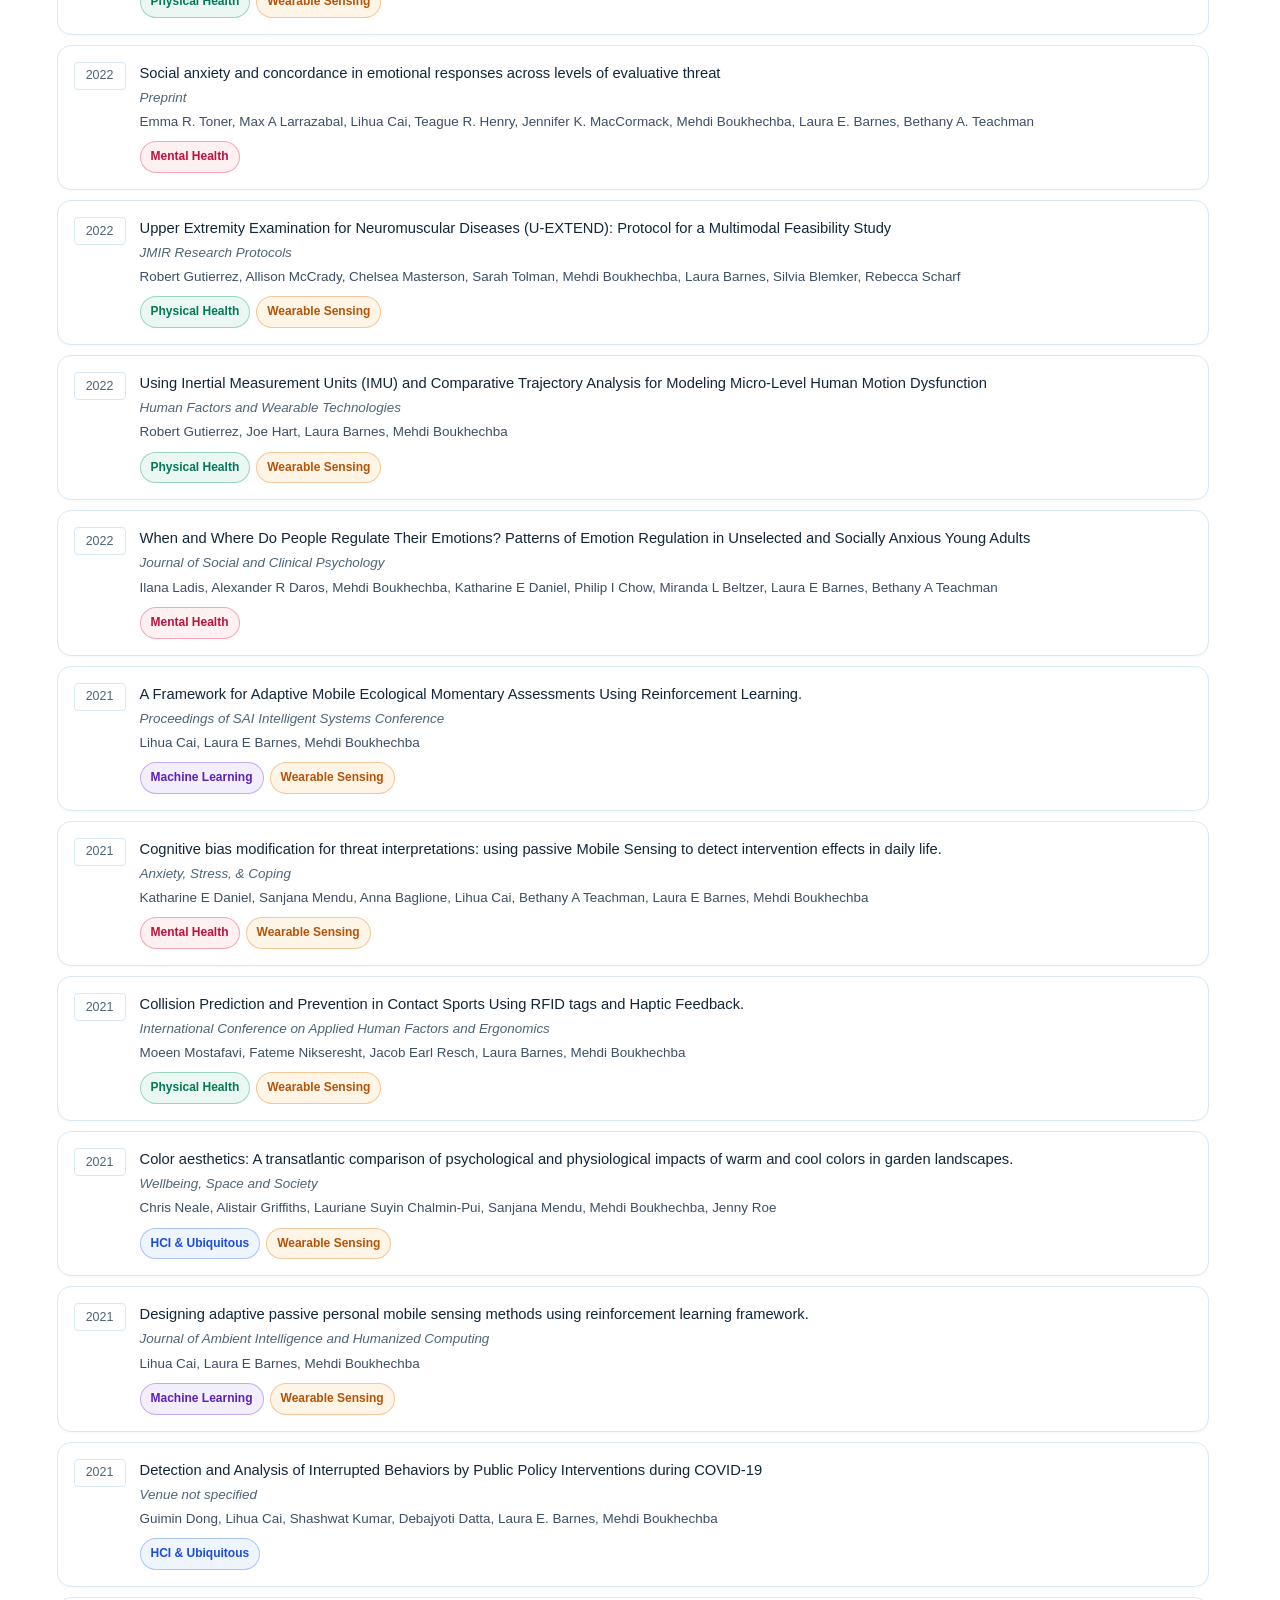
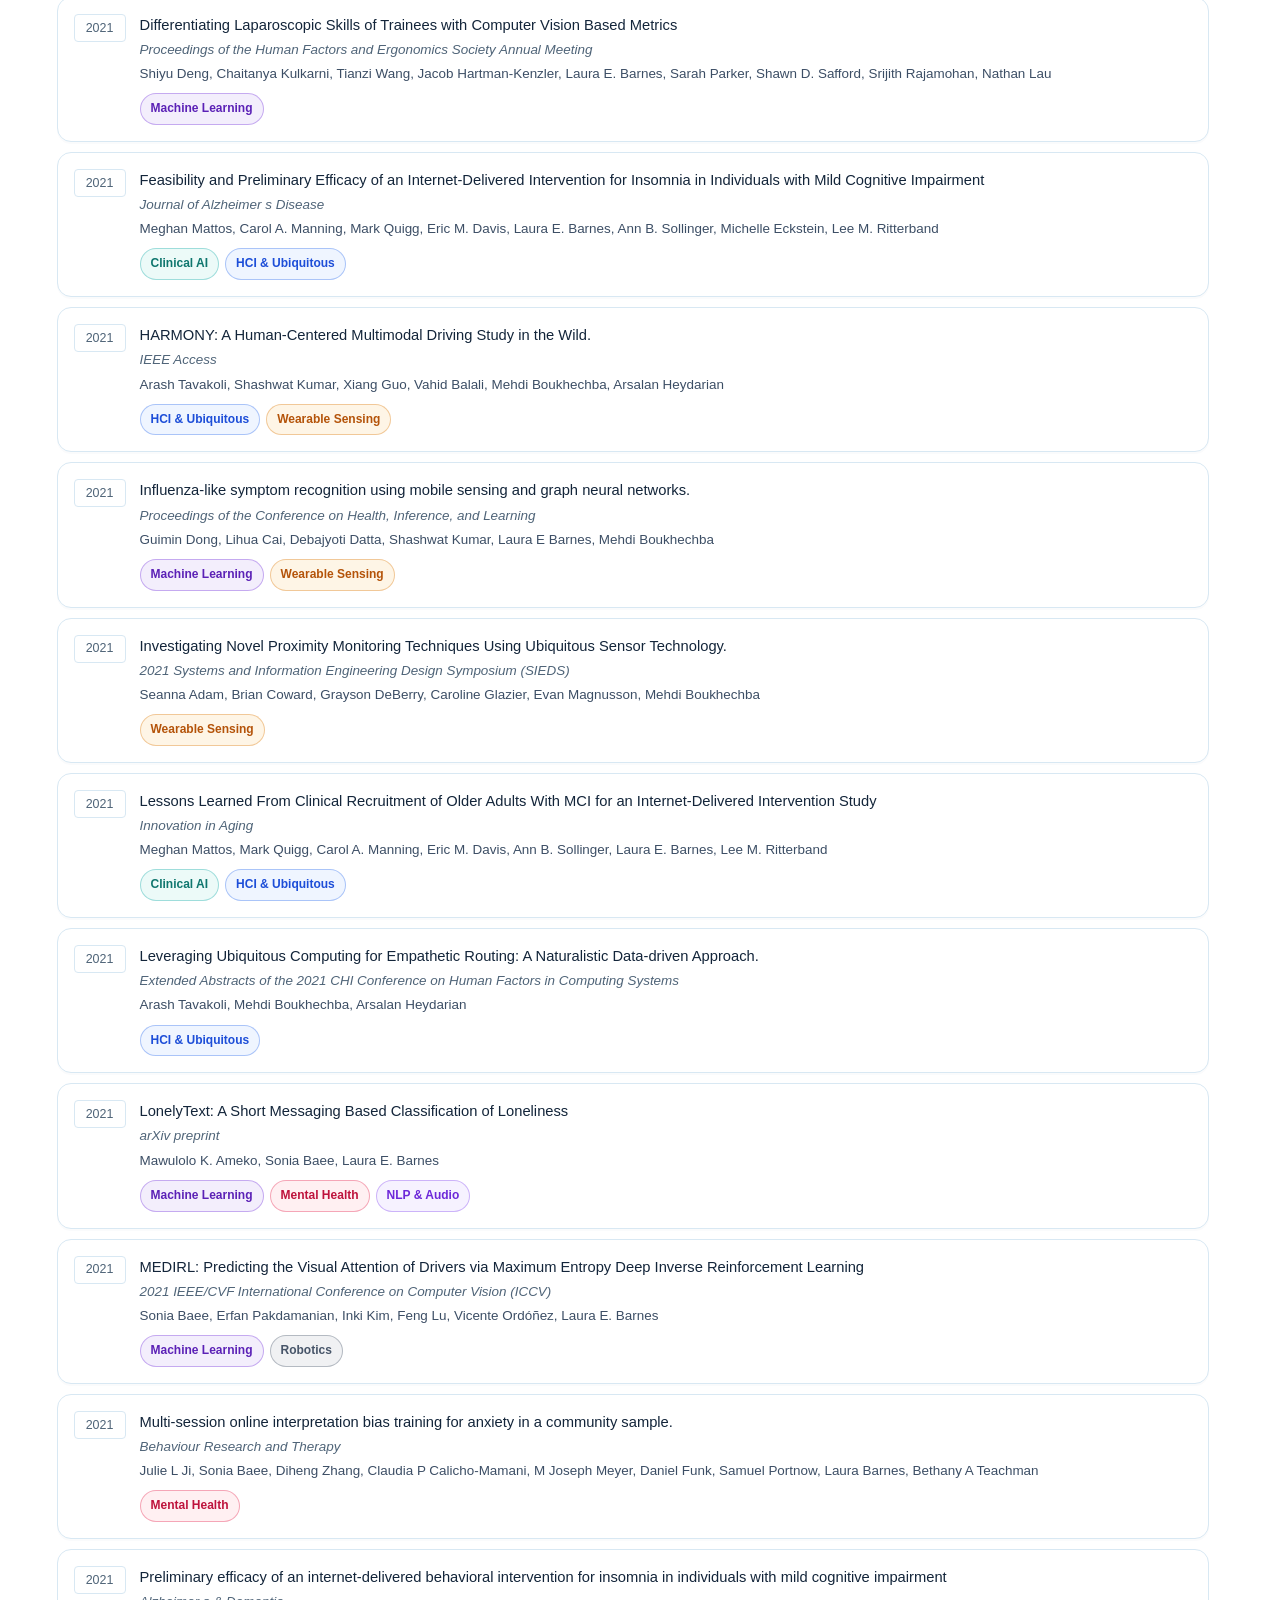
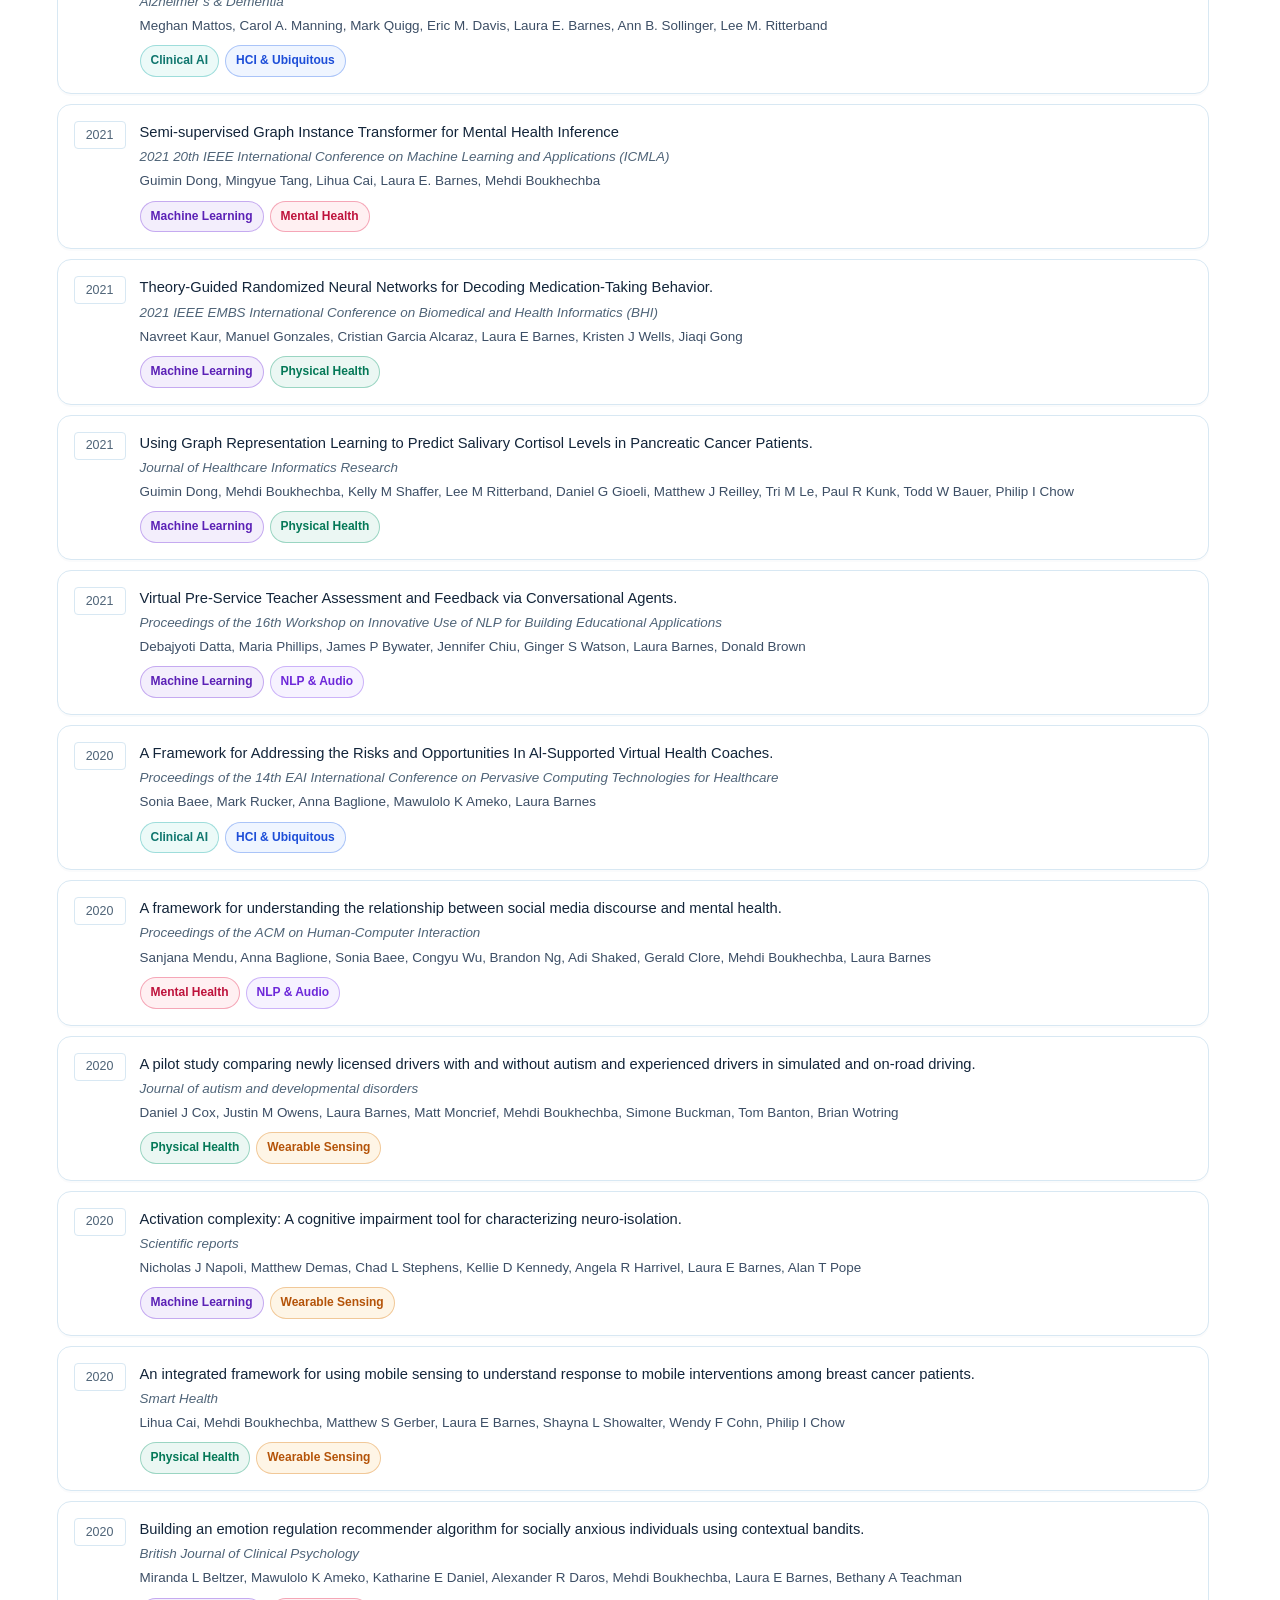
<file: publications.html>
<!DOCTYPE html>
<html lang="en">
<head>
<meta charset="UTF-8">
<meta name="viewport" content="width=device-width, initial-scale=1.0">
<link rel="preconnect" href="https://fonts.googleapis.com">
<link rel="preconnect" href="https://fonts.gstatic.com" crossorigin>
<link href="https://fonts.googleapis.com/css2?family=Inter:wght@400;500;600;700;800&family=Montserrat:wght@500;600;700&display=swap" rel="stylesheet">
<link rel="stylesheet" href="./shared.css">
<title>S&sup2;He Lab | Publications</title>


<style>
.hero {
  padding: 122px 0 26px;
}

.eyebrow {
  font-size: 0.78rem;
  letter-spacing: 0.14em;
  text-transform: uppercase;
  color: var(--teal-dark);
  font-weight: 800;
  margin-bottom: 10px;
}

h1 {
  font-family: 'Inter', sans-serif;
  font-size: clamp(1.4rem, 1.2rem + 1vw, 1.8rem);
  color: var(--ink);
  line-height: 1.14;
  margin-bottom: 10px;
}

.hero p {
  max-width: 900px;
  color: var(--ink-2);
}

.filter-wrap {
  background: rgba(255,255,255,0.97);
  border-bottom: 1px solid var(--line);
}

.filter-bar {
  padding: 18px 0 12px;
  display: grid;
  grid-template-columns: 1.8fr repeat(2, minmax(150px, 1fr)) auto;
  gap: 12px;
  align-items: end;
}

.field label {
  display: block;
  font-size: 0.74rem;
  font-weight: 800;
  text-transform: uppercase;
  letter-spacing: 0.08em;
  color: var(--muted);
  margin-bottom: 6px;
}

.field input {
  width: 100%;
  height: 38px;
  border: 1px solid var(--line);
  border-radius: 10px;
  padding: 0 12px;
  font-size: 0.88rem;
  color: var(--ink);
  background: var(--white);
}

.field input:focus {
  outline: 2px solid var(--teal);
  outline-offset: 1px;
  border-color: var(--teal);
  box-shadow: 0 0 0 3px rgba(42, 175, 190, 0.16);
}

.btn-clear {
  height: 38px;
  border: 1px solid var(--line);
  border-radius: 10px;
  padding: 0 14px;
  background: var(--white);
  color: var(--ink-2);
  font-weight: 700;
  cursor: pointer;
}

.btn-clear:hover {
  border-color: var(--teal);
  color: var(--teal-dark);
}

.checkbox-field {
  height: 38px;
  display: flex;
  align-items: center;
  gap: 8px;
  border: 1px solid var(--line);
  border-radius: 10px;
  padding: 0 10px;
  background: var(--white);
}

.checkbox-field label {
  margin: 0;
  font-size: 0.82rem;
  text-transform: none;
  letter-spacing: 0;
  color: var(--ink-2);
  font-weight: 700;
}

.notice {
  margin: 12px 0 8px;
  border-left: 4px solid var(--teal);
  border-radius: 10px;
  background: rgba(42, 175, 190, 0.08);
  padding: 12px;
  color: var(--ink-2);
  font-size: 0.9rem;
}

.scholar-link {
  font-size: 0.9rem;
  font-weight: 700;
  margin-top: 8px;
}

.topic-strip {
  padding: 0 0 16px;
}

.topic-label {
  font-size: 0.74rem;
  font-weight: 800;
  text-transform: uppercase;
  letter-spacing: 0.08em;
  color: var(--muted);
  margin-bottom: 8px;
}

.topic-pills {
  display: flex;
  flex-wrap: wrap;
  gap: 8px;
}

.topic-pill {
  border: 1px solid var(--line);
  border-radius: 999px;
  padding: 6px 10px;
  background: var(--white);
  font-size: 0.74rem;
  font-weight: 700;
  color: var(--ink-2);
  cursor: pointer;
  transition: all 0.2s;
}

.topic-pill:hover {
  border-color: rgba(42,175,190,0.4);
  transform: translateY(-1px);
}

.topic-pill.active {
  color: var(--white);
  border-color: transparent;
  box-shadow: 0 8px 18px rgba(18, 59, 102, 0.15);
}

.topic-pill.wearable-sensing.active { background: linear-gradient(135deg, #d97706, #fbbf24); }
.topic-pill.nlp-audio.active { background: linear-gradient(135deg, #7c3aed, #a78bfa); }
.topic-pill.machine-learning.active { background: linear-gradient(135deg, #6d28d9, #8b5cf6); }
.topic-pill.clinical-ai.active { background: linear-gradient(135deg, #0ea5a6, #14b8a6); }
.topic-pill.hci-ubiquitous.active { background: linear-gradient(135deg, #2563eb, #38bdf8); }
.topic-pill.mental-health.active { background: linear-gradient(135deg, #e11d48, #fb7185); }
.topic-pill.physical-health.active { background: linear-gradient(135deg, #059669, #34d399); }
.topic-pill.communication-clinical.active { background: linear-gradient(135deg, #ea580c, #fb923c); }
.topic-pill.robotics.active { background: linear-gradient(135deg, #475569, #94a3b8); }

.results-top {
  display: flex;
  justify-content: space-between;
  align-items: center;
  gap: 16px;
  margin: 22px 0 14px;
}

.count {
  font-size: 0.95rem;
  color: var(--muted);
}

.results {
  display: grid;
  grid-template-columns: 1fr;
  gap: 10px;
  padding-bottom: 70px;
}

.pub-card {
  border: 1px solid var(--line);
  border-radius: var(--radius);
  background: var(--white);
  box-shadow: 0 2px 0 rgba(18, 59, 102, 0.02);
  padding: 16px;
  display: grid;
  grid-template-columns: auto 1fr;
  gap: 14px;
}

.pub-year {
  min-width: 52px;
  height: 28px;
  border-radius: 4px;
  border: 1px solid var(--line);
  color: var(--muted);
  font-size: 0.78rem;
  font-weight: 400;
  display: inline-flex;
  align-items: center;
  justify-content: center;
}

.pub-title {
  font-size: 0.92rem;
  font-weight: 500;
  color: var(--ink);
  margin-bottom: 3px;
  line-height: 1.5;
}

.pub-title a { color: inherit; }

.pub-meta {
  font-size: 0.84rem;
  font-weight: 400;
  color: var(--muted);
  font-style: italic;
  margin-bottom: 2px;
}

.pub-authors {
  font-size: 0.84rem;
  font-weight: 400;
  color: var(--ink-2);
}

.pub-topic {
  display: inline-flex;
  padding: 5px 10px;
  border-radius: 999px;
  font-size: 0.75rem;
  font-weight: 700;
  border: 1px solid transparent;
}

.pub-topics {
  margin-top: 8px;
  display: flex;
  flex-wrap: wrap;
  gap: 6px;
}

.pub-topic.wearable-sensing { color: #b45309; border-color: rgba(217,119,6,0.35); background: rgba(245,158,11,0.1); }
.pub-topic.nlp-audio { color: #6d28d9; border-color: rgba(124,58,237,0.34); background: rgba(139,92,246,0.08); }
.pub-topic.machine-learning { color: #5b21b6; border-color: rgba(109,40,217,0.34); background: rgba(109,40,217,0.08); }
.pub-topic.clinical-ai { color: #0f766e; border-color: rgba(14,165,166,0.35); background: rgba(20,184,166,0.08); }
.pub-topic.hci-ubiquitous { color: #1d4ed8; border-color: rgba(37,99,235,0.34); background: rgba(59,130,246,0.08); }
.pub-topic.mental-health { color: #be123c; border-color: rgba(225,29,72,0.35); background: rgba(244,63,94,0.08); }
.pub-topic.physical-health { color: #047857; border-color: rgba(5,150,105,0.35); background: rgba(5,150,105,0.08); }
.pub-topic.communication-clinical { color: #c2410c; border-color: rgba(234,88,12,0.35); background: rgba(234,88,12,0.08); }
.pub-topic.robotics { color: #475569; border-color: rgba(71,85,105,0.35); background: rgba(71,85,105,0.08); }
.pub-topic.default {
  color: var(--teal-dark);
  border-color: rgba(42,175,190,0.24);
  background: rgba(42,175,190,0.08);
}

.empty {
  border: 1px dashed var(--line);
  border-radius: var(--radius);
  padding: 28px;
  text-align: center;
  color: var(--muted);
}

@media (max-width: 1024px) {
  .filter-bar { grid-template-columns: 1fr 1fr; }
}

@media (max-width: 768px) {
  .filter-bar { grid-template-columns: 1fr; }
  .pub-card { grid-template-columns: 1fr; }
}
</style>
</head>
<body>
<a href="#main-content" class="skip-link">Skip to main content</a>

<nav class="navbar" aria-label="Main">
  <div class="container">
    <a href="./index.html" class="nav-brand" aria-label="S2He home">
      <span class="nav-brand-logo"><img src="./logo.png" alt="S2He Lab logo"></span>
    </a>
    <ul class="nav-links" id="navLinks">
      <li><a href="./index.html">Home</a></li>
      <li><a href="./director.html" target="_blank" rel="noopener">Director<span class="sr-only"> (opens in new tab)</span></a></li>
      <li><a href="./people.html">People</a></li>
      <li><a href="./publications.html" class="active">Publications</a></li>
      <li><a href="./projects.html">Projects</a></li>
      <li><a href="./join-us.html">Join Us</a></li>
      <li><a href="https://github.com/BarnesLab" target="_blank" rel="noopener">GitHub<span class="sr-only"> (opens in new tab)</span></a></li>
    </ul>
    <button class="nav-toggle" id="navToggle" aria-label="Toggle menu" aria-expanded="false">
      <span></span><span></span><span></span>
    </button>
  </div>
</nav>

<header class="hero">
  <div class="container">
    <div class="eyebrow">S<sup>2</sup>He Lab Knowledge Base</div>
    <h1>All Publications</h1>
    <div class="notice">
      <strong>Copyright notice:</strong> Permission to make digital/hard copy of all or part of the following publications and technical reports for personal or classroom use is granted without fee provided that copies are not made or distributed for profit or commercial advantage. These publications are covered by copyright of the authors and publishing agencies.
    </div>
    <p class="scholar-link">See the full publication list at <a href="https://scholar.google.com/citations?user=h-Lr0bQAAAAJ&hl=en" target="_blank" rel="noopener">Laura Barnes Google Scholar<span class="sr-only"> (opens in new tab)</span></a>.</p>
  </div>
</header>

<section class="filter-wrap">
  <div class="container">
    <form class="filter-bar" id="filterForm" onsubmit="return false;">
      <div class="field">
        <label for="pubSearch">Search</label>
        <input id="pubSearch" type="text" placeholder="Title, venue, keywords, citation text...">
      </div>
      <div class="field">
        <label for="yearFilter">Year</label>
        <input id="yearFilter" type="text" list="yearOptions" placeholder="e.g. 2024">
        <datalist id="yearOptions"></datalist>
      </div>
      <div class="field">
        <label for="authorFilter">Author</label>
        <input id="authorFilter" type="text" list="authorOptions" placeholder="e.g. Laura E Barnes">
        <datalist id="authorOptions"></datalist>
      </div>
      <button class="btn-clear" type="button" id="clearBtn">Clear</button>
    </form>
    <div class="topic-strip">
      <div class="topic-label">Topic Filters</div>
      <div class="topic-pills" id="topicPills"></div>
    </div>
  </div>
</section>

<main id="main-content" class="container">
  <div class="results-top">
    <div class="count" id="resultCount" aria-live="polite"></div>
  </div>
  <section class="results" id="results" aria-live="polite"></section>
</main>

<script src="./data/publications-data.js"></script>
<noscript>
  <div class="notice" style="margin: 24px;">
    <strong>JavaScript required:</strong> This page requires JavaScript to display and filter publications. Please enable JavaScript in your browser, or visit <a href="https://scholar.google.com/citations?user=h-Lr0bQAAAAJ&hl=en">Laura Barnes Google Scholar</a> for the full publication list.
  </div>
</noscript>
<script>
function isScholarlyPublication(item) {
  const title = String(item?.title || '').toLowerCase();
  return !/welcome message|foreword|editorial|preface/.test(title);
}

const data = (window.S2HE_PUBLICATIONS || []).filter(item => item && item.title && item.year && isScholarlyPublication(item));

const searchInput = document.getElementById('pubSearch');
const yearInput = document.getElementById('yearFilter');
const authorInput = document.getElementById('authorFilter');
const clearBtn = document.getElementById('clearBtn');
const resultsEl = document.getElementById('results');
const countEl = document.getElementById('resultCount');
const topicPillsEl = document.getElementById('topicPills');

const yearOptions = document.getElementById('yearOptions');
const authorOptions = document.getElementById('authorOptions');

function uniqueSorted(values, numeric = false) {
  const arr = Array.from(new Set(values.filter(Boolean)));
  if (numeric) return arr.sort((a, b) => Number(b) - Number(a));
  return arr.sort((a, b) => String(a).localeCompare(String(b)));
}

function buildDatalist(el, values) {
  el.innerHTML = values.map(v => `<option value="${String(v).replace(/"/g, '&quot;')}"></option>`).join('');
}

function normalize(v) {
  return String(v || '').toLowerCase().trim();
}

const TOPIC_CATALOG = [
  'wearable sensing',
  'nlp & audio',
  'machine learning',
  'clinical ai',
  'hci & ubiquitous',
  'mental health',
  'physical health',
  'communication & clinical',
  'robotics'
];

const TOPIC_LABELS = {
  'wearable sensing': 'Wearable Sensing',
  'nlp & audio': 'NLP & Audio',
  'machine learning': 'Machine Learning',
  'clinical ai': 'Clinical AI',
  'hci & ubiquitous': 'HCI & Ubiquitous',
  'mental health': 'Mental Health',
  'physical health': 'Physical Health',
  'communication & clinical': 'Communication & Clinical',
  'robotics': 'Robotics'
};

const TOPIC_CLASSES = {
  'wearable sensing': 'wearable-sensing',
  'nlp & audio': 'nlp-audio',
  'machine learning': 'machine-learning',
  'clinical ai': 'clinical-ai',
  'hci & ubiquitous': 'hci-ubiquitous',
  'mental health': 'mental-health',
  'physical health': 'physical-health',
  'communication & clinical': 'communication-clinical',
  'robotics': 'robotics'
};

function canonicalTopic(topic) {
  const t = normalize(topic);
  if (!t) return 'machine learning';
  if (TOPIC_CATALOG.includes(t)) return t;
  if (t.includes('wearable') || t.includes('mobile sensing') || t.includes('multimodal')) return 'wearable sensing';
  if (t.includes('nlp') || t.includes('audio') || t.includes('language') || t.includes('text')) return 'nlp & audio';
  if (t.includes('machine learning') || t.includes('method') || t.includes('ml') || t.includes('deep learning')) return 'machine learning';
  if (t.includes('clinical ai') || t.includes('ehr') || t.includes('health informatics')) return 'clinical ai';
  if (t.includes('hci') || t.includes('ubiquit')) return 'hci & ubiquitous';
  if (t.includes('mental') || t.includes('anxiety') || t.includes('depression')) return 'mental health';
  if (t.includes('physical') || t.includes('motor') || t.includes('cancer')) return 'physical health';
  if (t.includes('communication') || t.includes('conversation')) return 'communication & clinical';
  if (t.includes('robot') || t.includes('control theory') || t.includes('swarm') || t.includes('formation') || t.includes('multi-agent') || t.includes('autonomous') || t.includes('mapping') || t.includes('potential field')) return 'robotics';
  return 'machine learning';
}

function extractTopics(pub) {
  if (Array.isArray(pub.topics) && pub.topics.length) {
    return uniqueSorted(pub.topics.map(canonicalTopic));
  }
  const raw = Array.isArray(pub.topic) ? pub.topic : [pub.topic || 'machine learning'];
  const expanded = [];
  raw.forEach(item => {
    const text = String(item || '').trim();
    if (!text) return;
    if (text.includes('|')) expanded.push(...text.split('|'));
    else if (text.includes(';')) expanded.push(...text.split(';'));
    else expanded.push(text);
  });
  const normalized = uniqueSorted(expanded.map(canonicalTopic));
  return normalized.length ? normalized : ['machine learning'];
}

data.forEach(pub => {
  pub.topicsList = extractTopics(pub);
});

const years = uniqueSorted(data.map(d => d.year), true);
const authors = uniqueSorted(data.flatMap(d => d.authorsList || []));
const availableTopics = TOPIC_CATALOG.filter(topic => data.some(pub => pub.topicsList.includes(topic)));
const selectedTopics = new Set();

buildDatalist(yearOptions, years);
buildDatalist(authorOptions, authors);

function topicLabel(topic) {
  return TOPIC_LABELS[topic] || topic.replace(/\b\w/g, c => c.toUpperCase());
}

function topicClass(topic) {
  return TOPIC_CLASSES[topic] || 'default';
}

function renderTopicPills() {
  topicPillsEl.innerHTML = availableTopics.map(topic => {
    const active = selectedTopics.has(topic) ? ' active' : '';
    return `<button type="button" class="topic-pill ${topicClass(topic)}${active}" data-topic="${topic}" aria-pressed="${selectedTopics.has(topic)}">${topicLabel(topic)}</button>`;
  }).join('');
}

function matches(pub) {
  const q = normalize(searchInput.value);
  const y = normalize(yearInput.value);
  const a = normalize(authorInput.value);

  const hay = normalize([pub.title, pub.venue, pub.authors, pub.citation].join(' '));
  const authorsText = normalize(pub.authors + ' ' + (pub.authorsList || []).join(' '));

  if (q && !hay.includes(q)) return false;
  if (y && !String(pub.year).includes(y)) return false;
  if (a && !authorsText.includes(a)) return false;
  if (selectedTopics.size && !pub.topicsList.some(topic => selectedTopics.has(topic))) return false;
  return true;
}

function render(items) {
  countEl.textContent = `${items.length} publications shown`;
  if (!items.length) {
    resultsEl.innerHTML = '<div class="empty">No results. Try a broader keyword or clear filters.</div>';
    return;
  }

  resultsEl.innerHTML = items.map(pub => {
    const url = pub.url || '#';
    const safeTitle = pub.title || '';
    const safeVenue = pub.venue || 'Venue not specified';
    const safeAuthors = pub.authors || 'Authors not specified';
    const topicBadges = (pub.topicsList || ['machine learning']).map(topic => `<span class="pub-topic ${topicClass(topic)}">${topicLabel(topic)}</span>`).join('');

    return `
      <article class="pub-card">
        <div class="pub-year">${pub.year}</div>
        <div>
          <h2 class="pub-title"><a href="${url}" target="_blank" rel="noopener">${safeTitle}</a></h2>
          <div class="pub-meta">${safeVenue}</div>
          <div class="pub-authors">${safeAuthors}</div>
          ${topicBadges ? `<div class="pub-topics">${topicBadges}</div>` : ''}
        </div>
      </article>
    `;
  }).join('');
}

function refresh() {
  const filtered = data.filter(matches).sort((a, b) => (b.year || 0) - (a.year || 0));
  render(filtered);
}

[searchInput, yearInput, authorInput].forEach(el => {
  el.addEventListener('input', refresh);
});

topicPillsEl.addEventListener('click', (event) => {
  const btn = event.target.closest('button[data-topic]');
  if (!btn) return;
  const topic = btn.getAttribute('data-topic');
  if (selectedTopics.has(topic)) selectedTopics.delete(topic);
  else selectedTopics.add(topic);
  renderTopicPills();
  refresh();
});

clearBtn.addEventListener('click', () => {
  searchInput.value = '';
  yearInput.value = '';
  authorInput.value = '';
  selectedTopics.clear();
  renderTopicPills();
  refresh();
});

renderTopicPills();
refresh();
</script>

<script>
document.getElementById('navToggle').addEventListener('click', () => {
  document.getElementById('navLinks').classList.toggle('open');
  const btn = document.getElementById('navToggle');
  const expanded = btn.getAttribute('aria-expanded') === 'true';
  btn.setAttribute('aria-expanded', String(!expanded));
});
</script>

<footer class="footer">
  <div class="container">S<sup>2</sup>He Lab &middot; University of Virginia<br><span style="font-size: 0.78rem;">This site meets WCAG 2.1 Level AA standards. <a href="https://wave.webaim.org" target="_blank" rel="noopener" style="color: inherit; text-decoration: underline;">Verify with WAVE<span class="sr-only"> (opens in new tab)</span></a></span></div>
</footer>

</body>
</html>
</file>
<file: shared.css>
/* ============================================
   SHARED CSS — S2He Lab
   Reset, variables, navbar, container, footer
   ============================================ */

/* ---------- Reset ---------- */
*, *::before, *::after {
  margin: 0;
  padding: 0;
  box-sizing: border-box;
}

/* ---------- Variables ---------- */
:root {
  --teal: #0e8a96;          /* was #2aafbe — improved contrast 4.56:1 on white */
  --teal-dark: #14697a;     /* was #1b6f8f — improved contrast 5.8:1 on white */
  --teal-darker: #123b66;
  --teal-light: #5ad7f0;
  --white: #ffffff;
  --ink: #13253a;
  --ink-2: #3c4e65;
  --muted: #4f6478;         /* was #6f8299 — improved contrast 5.5:1 on white */
  --line: #d8e8f3;
  --surface: #f4faff;
  --radius: 14px;
  --shadow: 0 16px 36px rgba(18, 59, 102, 0.08);
}

/* ---------- Base ---------- */
html {
  font-size: 16px;
  scroll-behavior: smooth;
  scrollbar-gutter: stable;
}

body {
  font-family: Arial, Helvetica, sans-serif;
  color: var(--ink-2);
  background: linear-gradient(180deg, #f2fbff 0%, #ffffff 20%, #ffffff 100%);
  line-height: 1.65;
  overflow-x: hidden;
}

a { color: var(--teal-dark); text-decoration: none; }
a:hover { color: var(--teal); }

/* ---------- Focus styles (WCAG 2.4.7) ---------- */
:focus-visible {
  outline: 3px solid var(--teal);
  outline-offset: 2px;
  border-radius: 4px;
}

/* ---------- Skip-to-content link (WCAG 2.4.1) ---------- */
.skip-link {
  position: absolute;
  top: -100%;
  left: 16px;
  z-index: 9999;
  padding: 12px 24px;
  background: var(--ink);
  color: var(--white);
  font-weight: 700;
  font-size: 0.9rem;
  border-radius: 0 0 8px 8px;
  text-decoration: none;
  transition: top 0.2s;
}

.skip-link:focus {
  top: 0;
  color: var(--white);
}

/* ---------- Screen-reader only utility ---------- */
.sr-only {
  position: absolute;
  width: 1px;
  height: 1px;
  padding: 0;
  margin: -1px;
  overflow: hidden;
  clip: rect(0, 0, 0, 0);
  white-space: nowrap;
  border: 0;
}

img { max-width: 100%; display: block; }

/* ---------- Container ---------- */
.container {
  max-width: 1200px;
  margin: 0 auto;
  padding: 0 24px;
}

/* ---------- Navbar ---------- */
.navbar {
  position: fixed;
  top: 0;
  left: 0;
  right: 0;
  z-index: 1000;
  background: rgba(255,255,255,0.84);
  border-bottom: 1px solid rgba(13,148,136,0.12);
  backdrop-filter: blur(14px) saturate(130%);
  -webkit-backdrop-filter: blur(14px) saturate(130%);
  transition: box-shadow 0.3s;
}

.navbar.scrolled {
  box-shadow: 0 2px 20px rgba(0,0,0,0.06);
}

.navbar .container {
  height: 72px;
  display: flex;
  align-items: center;
  justify-content: space-between;
}

.nav-brand {
  display: flex;
  align-items: center;
  gap: 12px;
  font-weight: 700;
  font-size: 1.2rem;
  color: var(--teal-dark);
  letter-spacing: -0.015em;
}

.nav-brand-logo {
  display: inline-flex;
  align-items: center;
}

.nav-brand-logo img {
  height: 42px;
  width: auto;
  display: block;
}

.nav-links {
  display: flex;
  align-items: center;
  gap: 4px;
  list-style: none;
}

.nav-links a {
  font-family: 'Montserrat', sans-serif;
  padding: 8px 16px;
  border-radius: 8px;
  font-size: 0.9rem;
  font-weight: 600;
  color: var(--ink-2);
  position: relative;
  transition: color 0.2s, background 0.2s;
  text-decoration: none;
}

.nav-links a::after {
  content: '';
  position: absolute;
  left: 16px;
  right: 16px;
  bottom: 3px;
  height: 2px;
  border-radius: 2px;
  background: linear-gradient(90deg, var(--teal), var(--teal-light));
  transform: scaleX(0);
  transform-origin: left;
  transition: transform 0.22s ease;
}

.nav-links a:hover,
.nav-links a.active {
  color: var(--teal);
  background: rgba(42,175,190,0.04);
  text-decoration: none;
}

.nav-links a:hover::after,
.nav-links a.active::after {
  transform: scaleX(1);
}

/* ---------- Hamburger toggle ---------- */
.nav-toggle {
  display: none;
  background: none;
  border: none;
  cursor: pointer;
  padding: 8px;
  flex-direction: column;
  gap: 5px;
}

.nav-toggle span {
  display: block;
  width: 22px;
  height: 2px;
  background: var(--ink-2);
  border-radius: 2px;
  transition: 0.2s;
}

/* ---------- Footer ---------- */
.footer {
  padding: 24px 0;
  font-size: 0.82rem;
  color: var(--muted);
  text-align: center;
  border-top: 1px solid var(--line);
  margin-top: 40px;
}

/* ---------- Mobile ---------- */
@media (max-width: 768px) {
  .nav-links { display: none; }
  .nav-toggle { display: flex; }
  .nav-links.open {
    display: flex;
    flex-direction: column;
    position: absolute;
    top: 72px;
    left: 0;
    right: 0;
    background: #fff;
    border-bottom: 1px solid var(--line);
    padding: 12px 0;
    gap: 0;
    box-shadow: 0 4px 12px rgba(0,0,0,0.06);
  }
  .nav-links.open a {
    padding: 12px 24px;
    border-radius: 0;
    width: 100%;
  }
  .nav-brand-logo img { height: 36px; }
}
</file>
